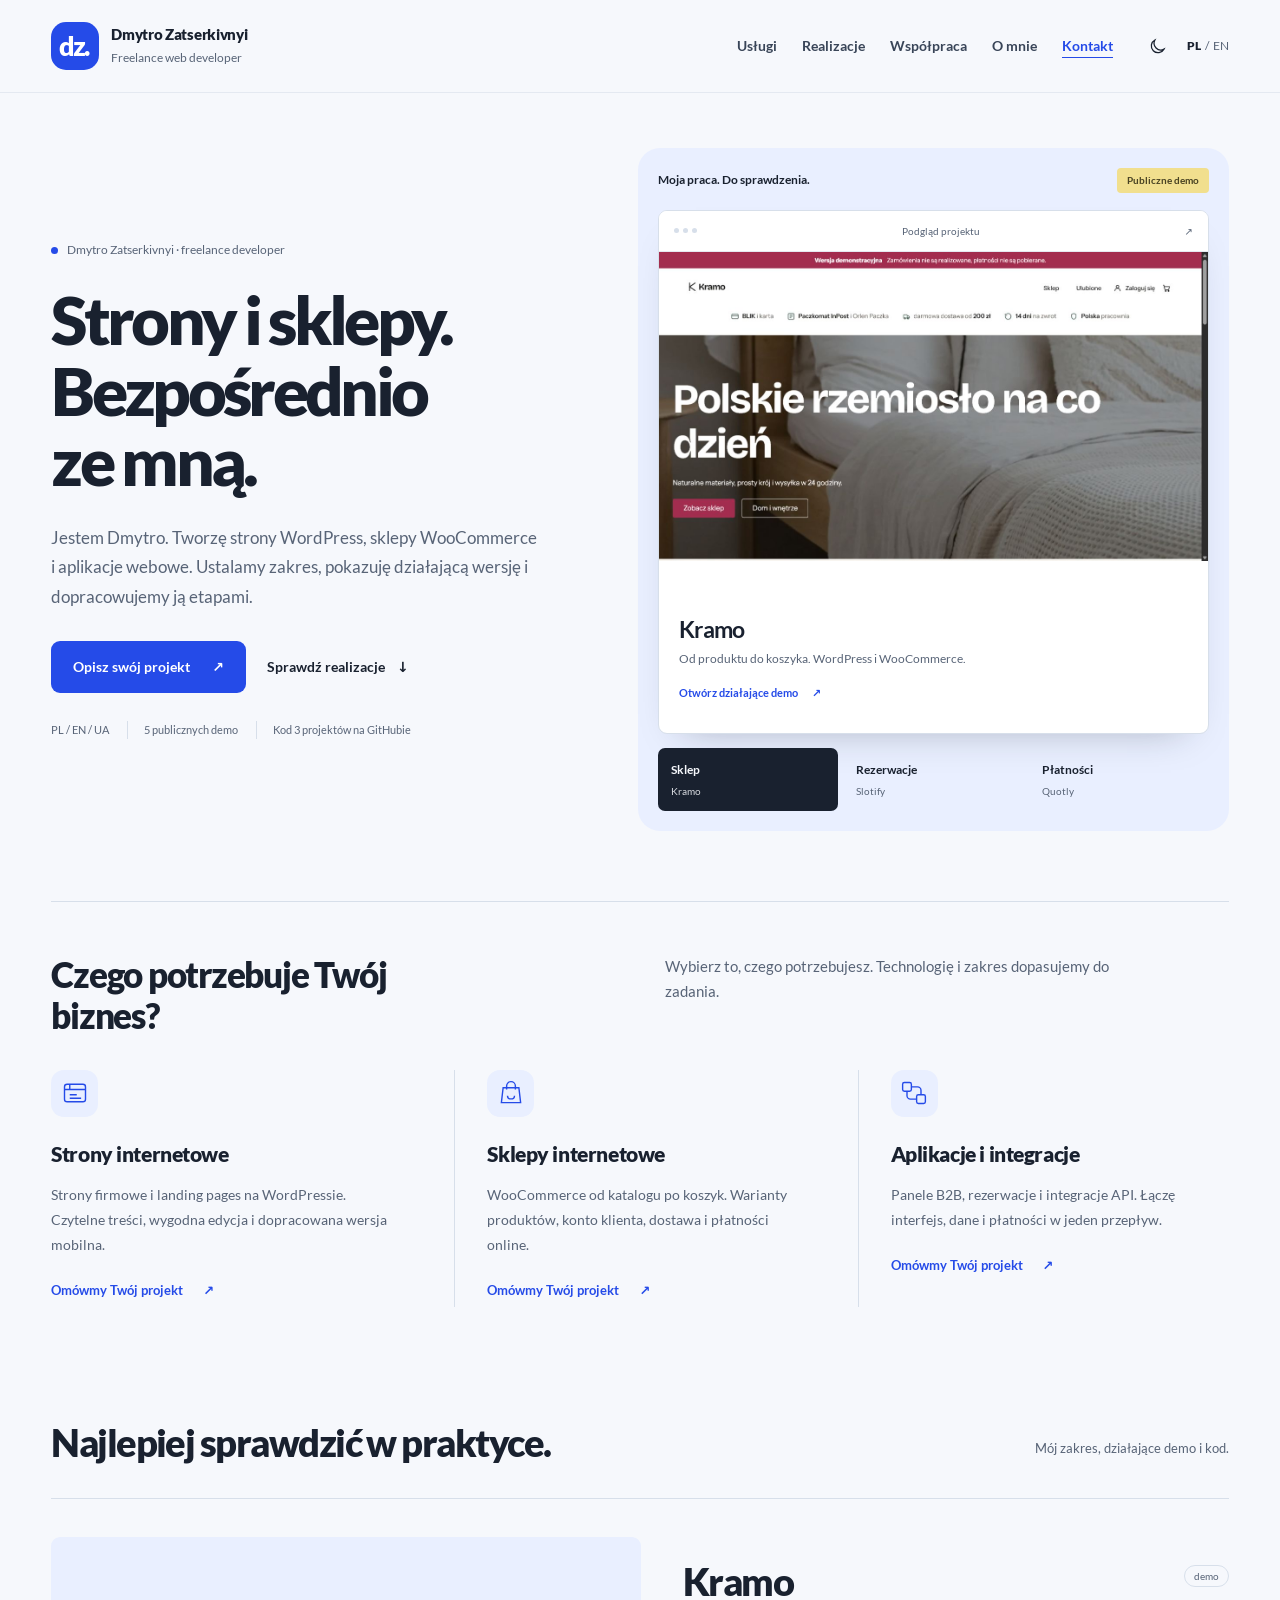
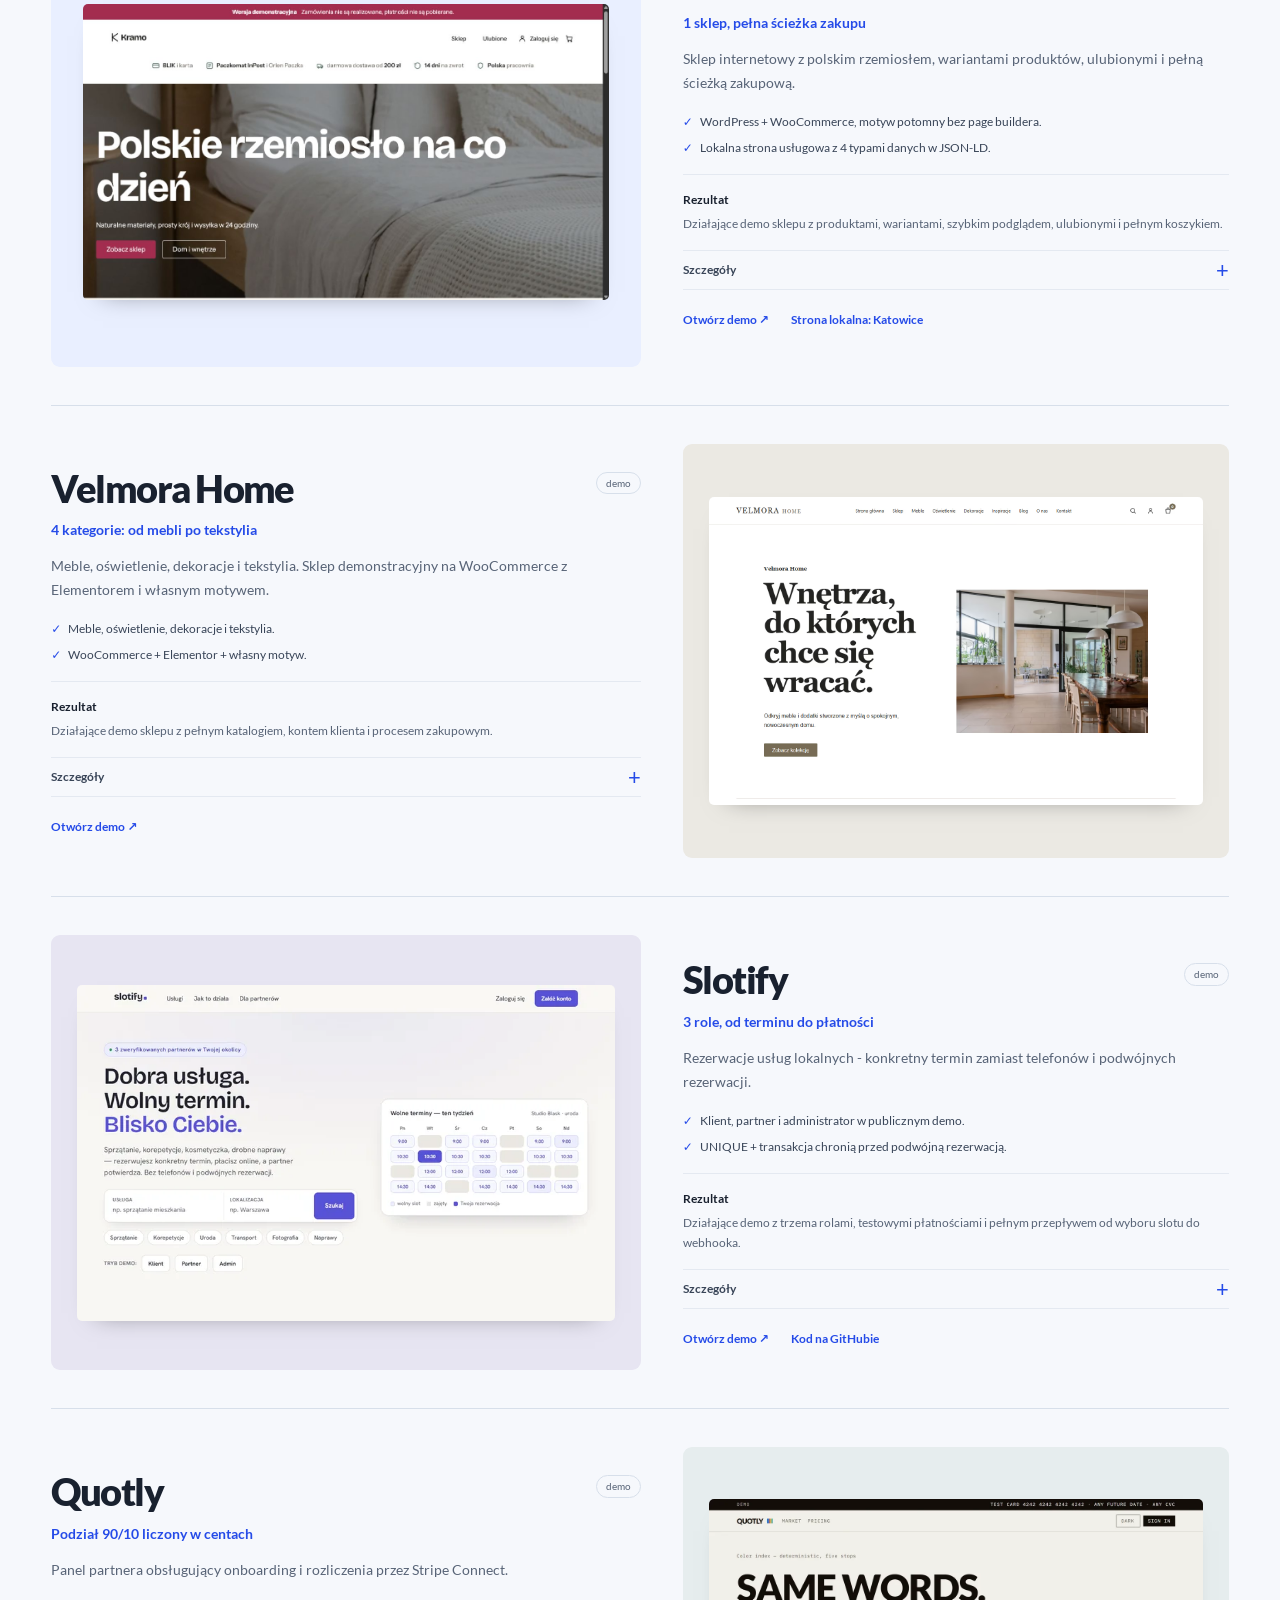
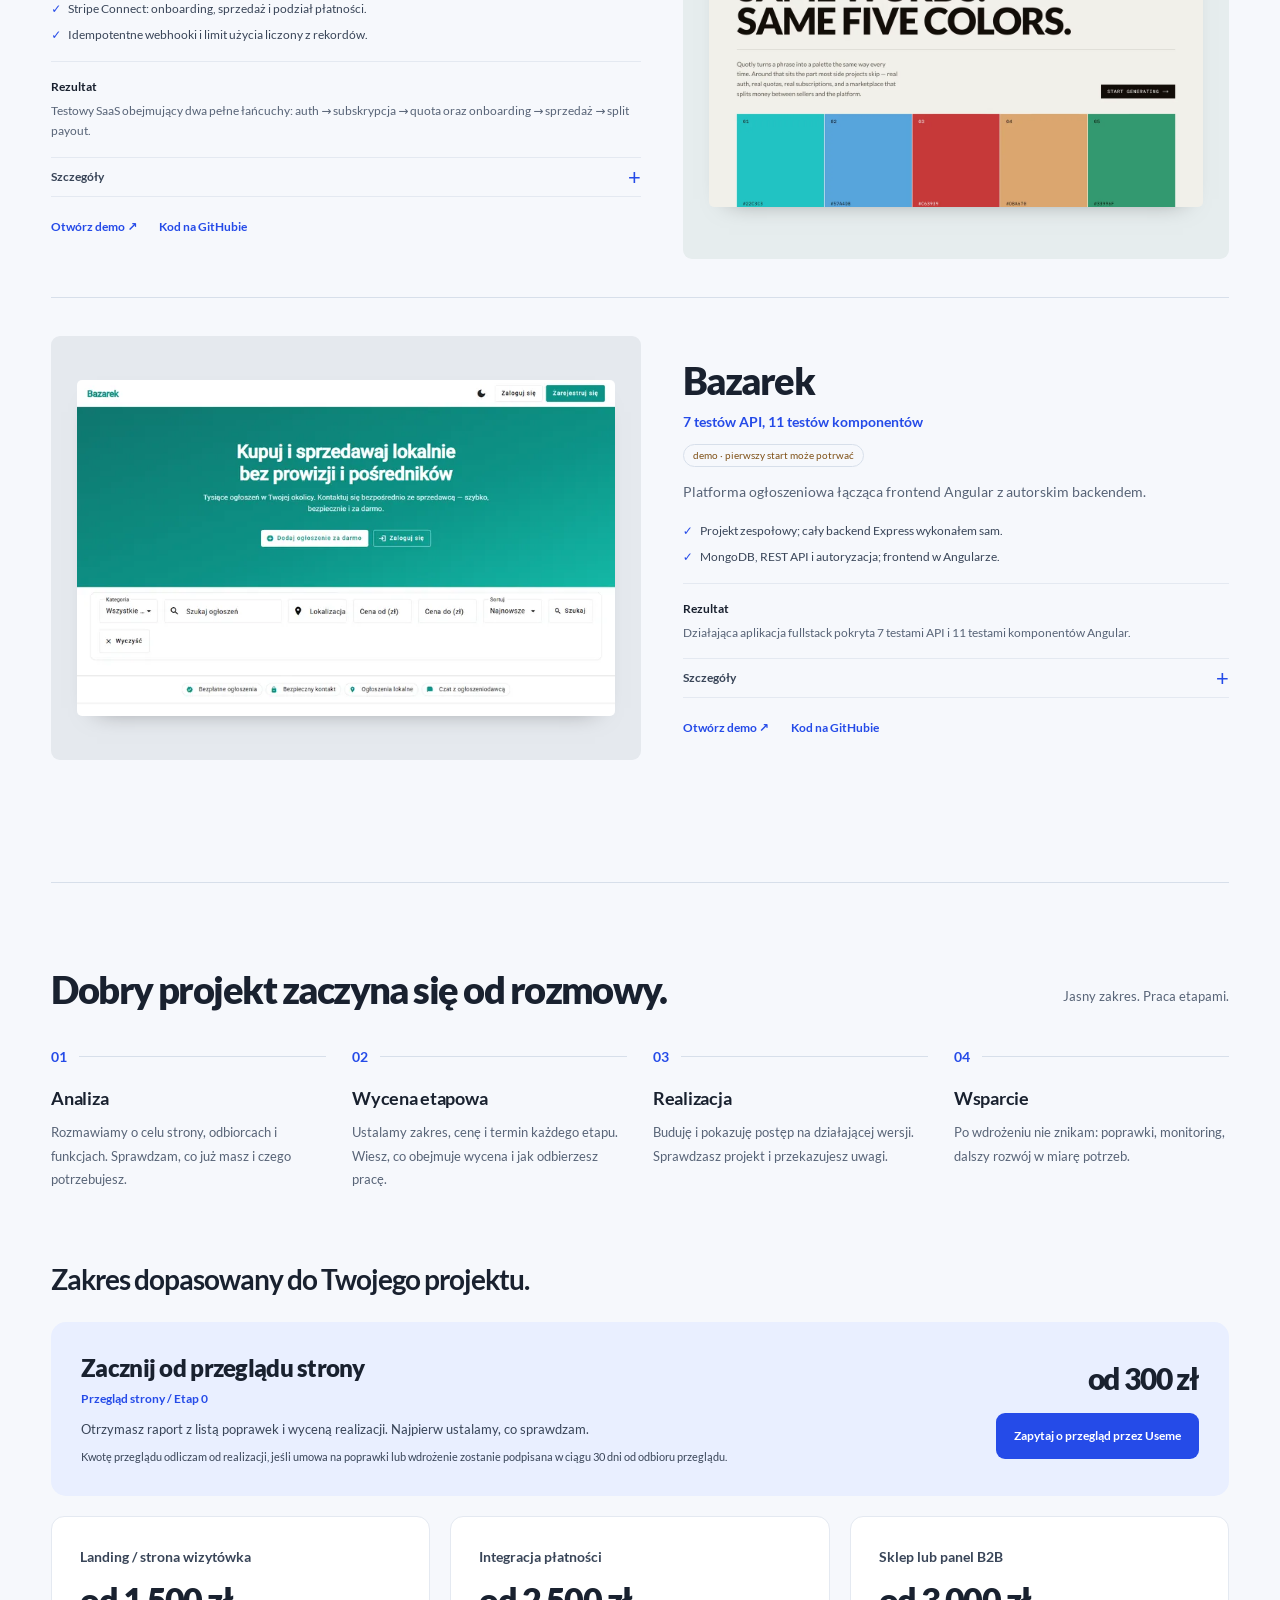
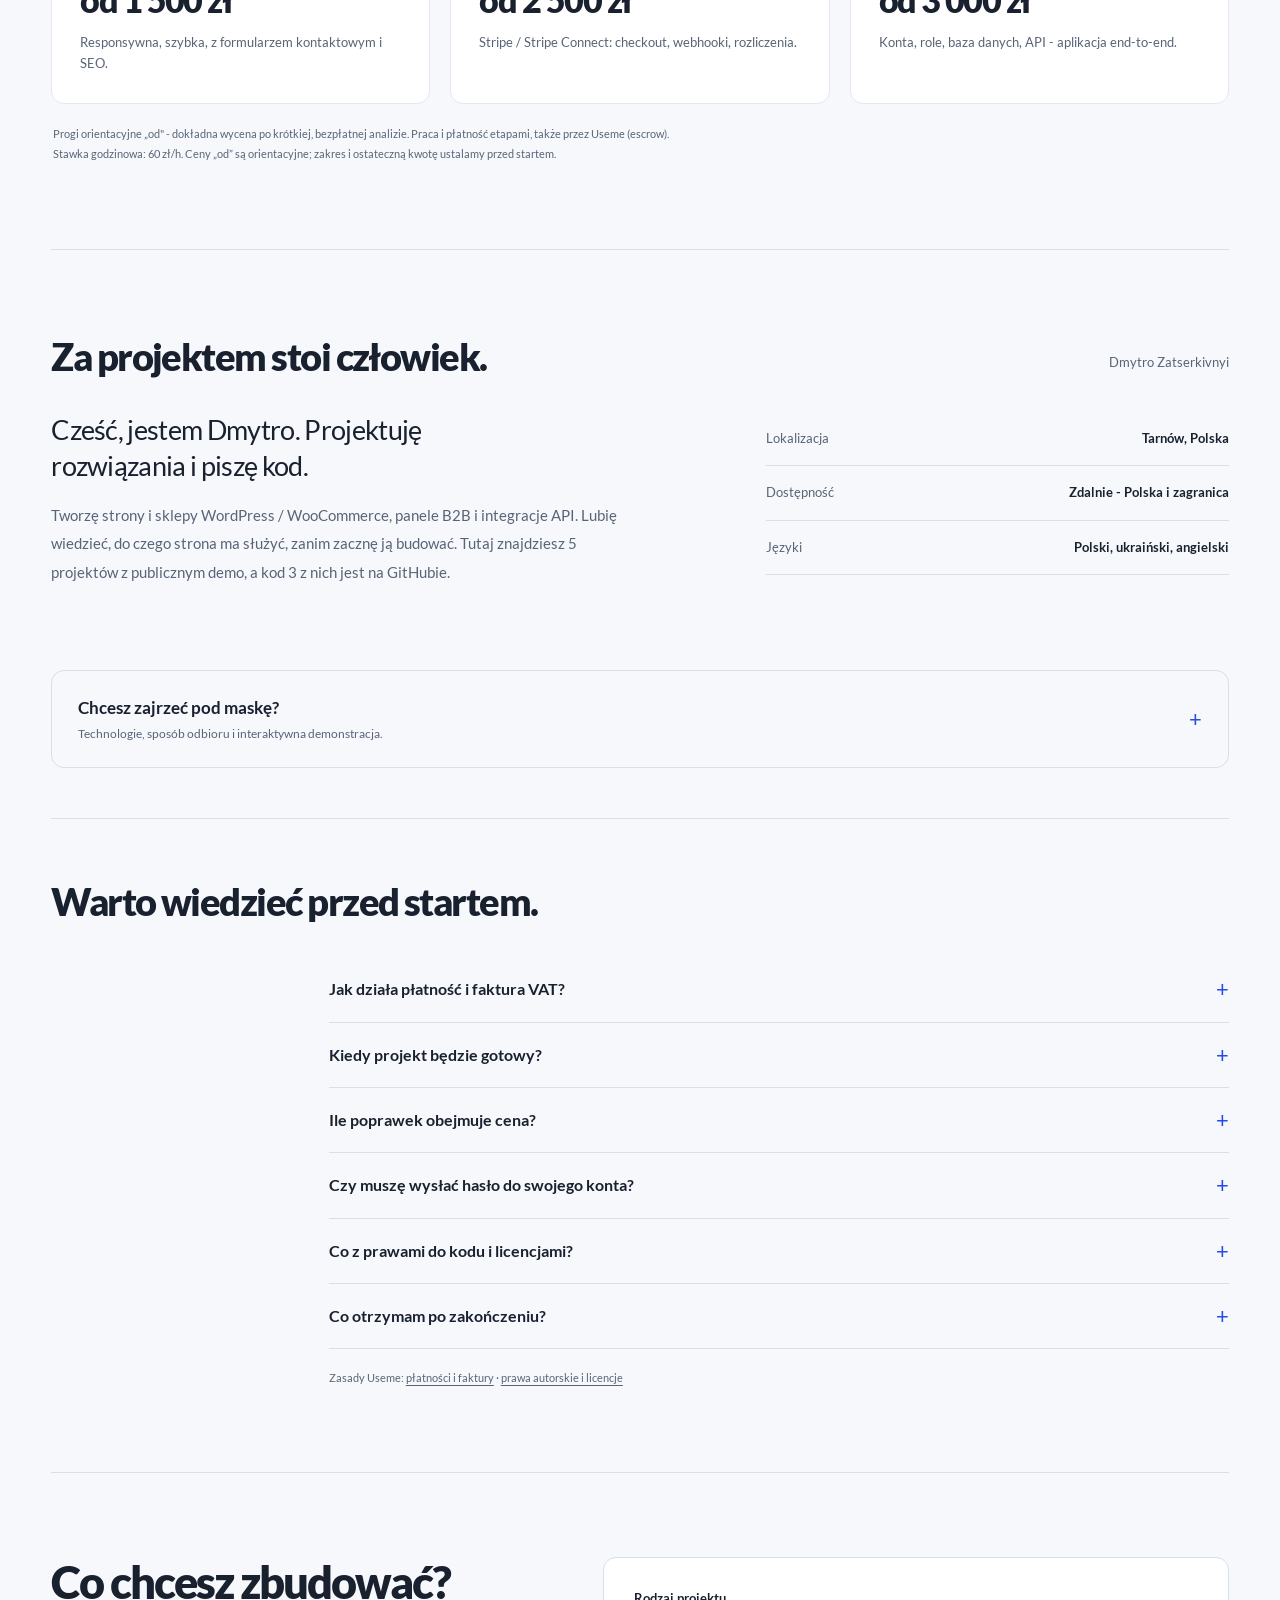
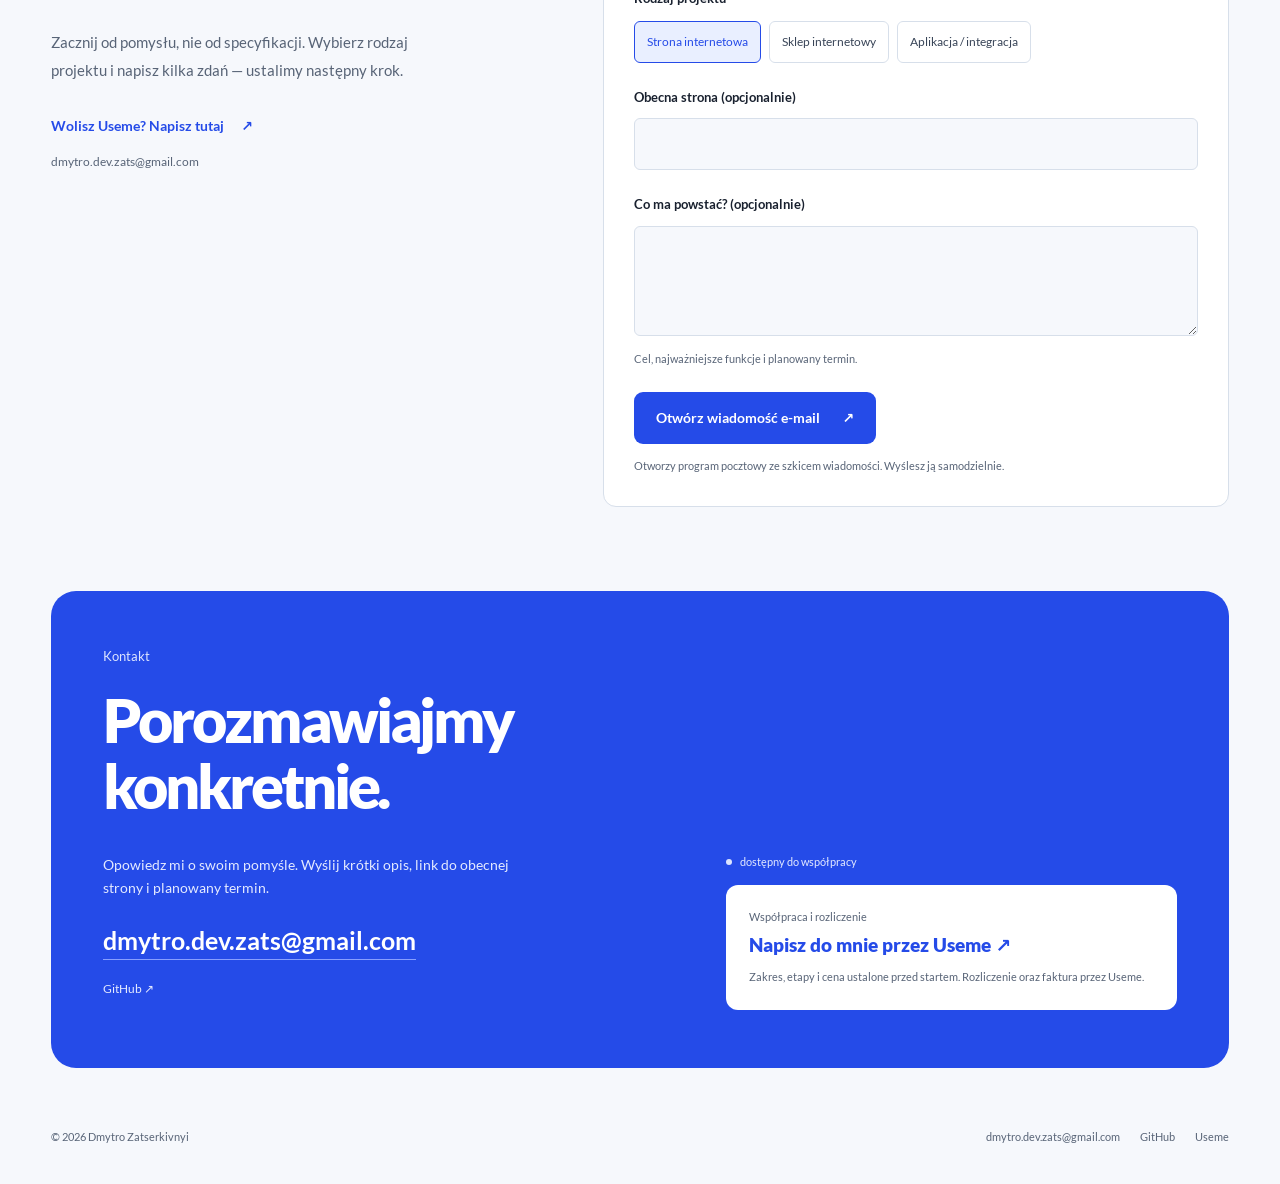
<file: index.html>
<!DOCTYPE html>
<html lang="pl" data-lang="pl">
<head>
<meta charset="UTF-8">
<script src="/theme-init.js"></script>
<meta name="viewport" content="width=device-width, initial-scale=1.0">
<meta name="theme-color" content="#f6f8fc">
<title data-i18n="seo.title">WordPress, WooCommerce i panele B2B | Dmytro Zatserkivnyi</title>
<meta name="description" data-i18n-content="seo.description" content="Strony WordPress, sklepy WooCommerce i Elementor, panele B2B oraz integracje API. Zobacz 5 projektów i demo. 60 zł/h. Współpraca przez Useme.">
<meta name="robots" content="index, follow, max-image-preview:large">
<meta property="og:type" content="website">
<meta property="og:title" data-i18n-content="seo.title" content="WordPress, WooCommerce i panele B2B | Dmytro Zatserkivnyi">
<meta property="og:locale" content="pl_PL">
<meta property="og:locale:alternate" content="en_GB">
<meta property="og:description" data-i18n-content="seo.description" content="Strony WordPress, sklepy WooCommerce i Elementor, panele B2B oraz integracje API. Zobacz 5 projektów i demo. 60 zł/h. Współpraca przez Useme.">
<meta property="og:url" content="https://dmytro-dev.pl/">
<meta property="og:image" content="https://dmytro-dev.pl/og-image.png">
<meta property="og:image:width" content="1200">
<meta property="og:image:height" content="630">
<meta property="og:image:alt" content="Dmytro Zatserkivnyi · WordPress · WooCommerce · B2B · API">
<meta name="twitter:card" content="summary_large_image">
<meta name="twitter:title" data-i18n-content="seo.title" content="WordPress, WooCommerce i panele B2B | Dmytro Zatserkivnyi">
<meta name="twitter:description" data-i18n-content="seo.description" content="Strony WordPress, sklepy WooCommerce i Elementor, panele B2B oraz integracje API. Zobacz 5 projektów i demo. 60 zł/h. Współpraca przez Useme.">
<meta name="twitter:image" content="https://dmytro-dev.pl/og-image.png">
<meta name="twitter:image:alt" content="Dmytro Zatserkivnyi · WordPress · WooCommerce · B2B · API">
<link rel="canonical" href="https://dmytro-dev.pl/">






<link rel="alternate" hreflang="pl" href="https://dmytro-dev.pl/">
<link rel="alternate" hreflang="en" href="https://dmytro-dev.pl/en/">
<link rel="alternate" hreflang="x-default" href="https://dmytro-dev.pl/">
<link rel="sitemap" type="application/xml" href="/sitemap.xml">
<link rel="icon" type="image/svg+xml" href="/favicon.svg">
<link rel="preload" href="/assets/fonts/lato-400-latin.woff2" as="font" type="font/woff2" crossorigin>
<link rel="preload" href="/assets/fonts/lato-900-latin.woff2" as="font" type="font/woff2" crossorigin>
<link rel="stylesheet" href="/assets/fonts/fonts.css">
<link rel="stylesheet" href="/styles.css?v=20261109-motion">
<link rel="stylesheet" href="/portfolio-ui.css?v=20261109-2">
<script type="application/ld+json">
{
  "@context": "https://schema.org",
  "@graph": [
    {
      "@type": "Person",
      "@id": "https://dmytro-dev.pl/#person",
      "name": "Dmytro Zatserkivnyi",
      "jobTitle": "Full-stack developer",
      "url": "https://dmytro-dev.pl/",
      "email": "mailto:dmytro.dev.zats@gmail.com",
      "knowsLanguage": [
        "pl",
        "en",
        "uk"
      ],
      "sameAs": [
        "https://github.com/DmRzAt",
        "https://useme.com/pl/roles/contractor/dmytro-zatserkivnyi,629682/"
      ],
      "knowsAbout": [
        "WordPress",
        "WooCommerce",
        "Elementor",
        "ASP.NET Core Razor Pages",
        "Python",
        "Next.js",
        "Stripe Connect"
      ]
    },
    {
      "@type": "ProfessionalService",
      "@id": "https://dmytro-dev.pl/#service",
      "name": "Dmytro Zatserkivnyi",
      "url": "https://dmytro-dev.pl/",
      "description": "Strony WordPress, sklepy WooCommerce i Elementor, panele B2B oraz integracje API. Zobacz 5 projektów i demo. 60 zł/h. Współpraca przez Useme.",
      "image": "https://dmytro-dev.pl/og-image.png",
      "email": "dmytro.dev.zats@gmail.com",
      "address": {
        "@type": "PostalAddress",
        "addressLocality": "Tarnów",
        "addressCountry": "PL"
      },
      "founder": {
        "@id": "https://dmytro-dev.pl/#person"
      },
      "priceRange": "60 PLN/h",
      "contactPoint": {
        "@type": "ContactPoint",
        "email": "dmytro.dev.zats@gmail.com",
        "availableLanguage": [
          "pl",
          "en",
          "uk"
        ]
      }
    },
    {
      "@type": "WebPage",
      "@id": "https://dmytro-dev.pl/#webpage",
      "url": "https://dmytro-dev.pl/",
      "name": "WordPress, WooCommerce i panele B2B | Dmytro Zatserkivnyi",
      "description": "Strony WordPress, sklepy WooCommerce i Elementor, panele B2B oraz integracje API. Zobacz 5 projektów i demo. 60 zł/h. Współpraca przez Useme.",
      "inLanguage": "pl",
      "about": {
        "@id": "https://dmytro-dev.pl/#person"
      },
      "mainEntity": {
        "@id": "https://dmytro-dev.pl/#service"
      }
    }
  ]
}
</script>
</head>
<body>

<div class="scroll-progress" id="scrollProgress" aria-hidden="true"></div>

<a href="#main" class="skip-link" data-i18n="ui.skip">Przejdź do treści</a>

<div class="sheet">

  <!-- MASTHEAD -->
  <header class="masthead">
    <a class="mast-brand" href="#home"><span class="brand-mark" aria-hidden="true">dz.</span><span><span class="mast-name">Dmytro Zatserkivnyi</span><span class="mast-sub" data-i18n="mast.sub">Freelance web developer</span></span></a>
    <div class="mast-right">
      <button class="nav-toggle" id="navToggle" type="button" aria-expanded="false" aria-controls="navLinks">
        <span class="sr-only" data-i18n="nav.menu">Menu</span>
        <span class="nav-toggle-icon" aria-hidden="true"><span></span><span></span></span>
      </button>
      <nav class="nav-links" id="navLinks" aria-label="Główna nawigacja" data-i18n-aria-label="nav.label">
        <a href="#services" class="u-link" data-i18n="nav.services">Usługi</a>
        <a href="#projects" class="u-link" data-i18n="nav.projects">Realizacje</a>
        <a href="#process" class="u-link" data-i18n="nav.process">Współpraca</a>
        <a href="#about" class="u-link" data-i18n="nav.about">O mnie</a>
        <a href="#contact" class="u-link" data-i18n="nav.contact">Kontakt</a>
      </nav>
      <div class="nav-actions">
        <button class="theme-toggle" id="themeToggle" type="button" aria-label="Włącz ciemny motyw" title="Włącz ciemny motyw">
          <span class="sr-only" id="themeToggleLabel">Włącz ciemny motyw</span>
          <svg class="theme-icon theme-icon-sun" viewBox="0 0 24 24" aria-hidden="true">
            <circle cx="12" cy="12" r="3.5"></circle>
            <path d="M12 2v2M12 20v2M4.93 4.93l1.42 1.42M17.66 17.66l1.41 1.41M2 12h2M20 12h2M4.93 19.07l1.42-1.42M17.66 6.34l1.41-1.41"></path>
          </svg>
          <svg class="theme-icon theme-icon-moon" viewBox="0 0 24 24" aria-hidden="true">
            <path d="M20.2 15.3A8.5 8.5 0 0 1 8.7 3.8 8.5 8.5 0 1 0 20.2 15.3Z"></path>
          </svg>
        </button>
        <a class="lang-toggle" id="langToggle" href="/en/" aria-label="Switch to English" hreflang="en"><span class="lang-opt active" data-opt="pl">PL</span>/<span class="lang-opt" data-opt="en">EN</span></a>
      </div>
    </div>
  </header>

  <main id="main">
    <section class="hero" id="home">
      <div class="hero-copy">
        <p class="hero-kicker"><span class="availability-dot" aria-hidden="true"></span><span data-i18n="hero.kicker">Dmytro Zatserkivnyi · freelance developer</span></p>
        <h1 class="hero-title" data-i18n-html="hero.title"><span>Strony i sklepy.</span> <span>Bezpośrednio</span> <span>ze mną.</span></h1>
        <p class="hero-description" data-i18n="hero.sub">Jestem Dmytro. Tworzę strony WordPress, sklepy WooCommerce i aplikacje webowe. Ustalamy zakres, pokazuję działającą wersję i dopracowujemy ją etapami.</p>
        <div class="cta-row"><a class="btn btn-primary" href="#brief"><span data-i18n="hero.cta2">Opisz swój projekt</span><span aria-hidden="true">↗</span></a><a class="text-link" href="#projects"><span data-i18n="hero.cta1">Sprawdź realizacje</span><span aria-hidden="true">↓</span></a></div>
        <ul class="hero-proof"><li data-i18n="hero.proof1">PL / EN / UA</li><li data-i18n="hero.proof2">5 publicznych demo</li><li data-i18n="hero.proof3">Kod 3 projektów na GitHubie</li></ul>
      </div>
      <div class="hero-showcase" data-showcase>
        <div class="showcase-heading"><span data-i18n="showcase.label">Moja praca. Do sprawdzenia.</span><span class="showcase-mode" data-i18n="showcase.mode">Publiczne demo</span></div>
        <div class="showcase-browser"><div class="showcase-browserbar" aria-hidden="true"><span><i></i><i></i><i></i></span><span><span data-i18n="showcase.browser">Podgląd projektu</span></span><span>↗</span></div>
          <div class="showcase-screen">
            <figure class="showcase-panel" id="showcase-kramo" data-showcase-panel="kramo" data-name="Kramo"><a class="showcase-image" href="https://p01--kramo-wp--bpk4d66g4n48.code.run/" target="_blank" rel="noopener" aria-label="Kramo — demo"><img src="/assets/kramo.jpg" width="1265" height="712" alt="Kramo — WooCommerce" fetchpriority="high" decoding="async"></a><figcaption><div><strong>Kramo</strong><p data-i18n="showcase.kramo">Od produktu do koszyka. WordPress i WooCommerce.</p></div><a href="https://p01--kramo-wp--bpk4d66g4n48.code.run/" target="_blank" rel="noopener" class="showcase-demo"><span data-i18n="showcase.open">Otwórz działające demo</span><span aria-hidden="true">↗</span></a></figcaption></figure>
            <figure class="showcase-panel" id="showcase-slotify" data-showcase-panel="slotify" data-name="Slotify" hidden><a class="showcase-image" href="https://slotify-rho.vercel.app" target="_blank" rel="noopener" aria-label="Slotify — demo"><img src="/assets/slotify.webp" width="1280" height="800" alt="Slotify — rezerwacje / bookings" decoding="async"></a><figcaption><div><strong>Slotify</strong><p data-i18n="showcase.slotify">Trzy role do sprawdzenia bez zakładania konta.</p></div><a href="https://slotify-rho.vercel.app" target="_blank" rel="noopener" class="showcase-demo"><span data-i18n="showcase.open">Otwórz działające demo</span><span aria-hidden="true">↗</span></a></figcaption></figure>
            <figure class="showcase-panel" id="showcase-quotly" data-showcase-panel="quotly" data-name="Quotly" hidden><a class="showcase-image" href="https://quotly-flax.vercel.app" target="_blank" rel="noopener" aria-label="Quotly — demo"><img src="/assets/quotly.webp" width="1280" height="800" alt="Quotly — Stripe Connect" decoding="async"></a><figcaption><div><strong>Quotly</strong><p data-i18n="showcase.quotly">Onboarding i rozliczenia Stripe Connect w trybie testowym.</p></div><a href="https://quotly-flax.vercel.app" target="_blank" rel="noopener" class="showcase-demo"><span data-i18n="showcase.open">Otwórz działające demo</span><span aria-hidden="true">↗</span></a></figcaption></figure>
          </div>
        </div>
        <div class="showcase-choices" role="group" aria-label="Wybierz rodzaj projektu" data-i18n-aria-label="showcase.choose" hidden><button type="button" data-showcase-select="kramo" aria-pressed="true" aria-controls="showcase-kramo"><span data-i18n="showcase.store">Sklep</span><small>Kramo</small></button><button type="button" data-showcase-select="slotify" aria-pressed="false" aria-controls="showcase-slotify"><span data-i18n="showcase.booking">Rezerwacje</span><small>Slotify</small></button><button type="button" data-showcase-select="quotly" aria-pressed="false" aria-controls="showcase-quotly"><span data-i18n="showcase.payments">Płatności</span><small>Quotly</small></button></div>
        <span class="sr-only" role="status" data-showcase-status></span>
      </div>
    </section>
    <section class="services" id="services">
      <div class="services-heading"><h2 data-i18n="services.title">Czego potrzebuje Twój biznes?</h2><p data-i18n="services.copy">Wybierz to, czego potrzebujesz. Technologię i zakres dopasujemy do zadania.</p></div>
      <div class="service-list">
        <article class="service-item"><span class="service-icon" aria-hidden="true"><svg viewBox="0 0 32 32" fill="none" stroke="currentColor" stroke-width="1.6"><rect x="4" y="6" width="24" height="20" rx="3"/><path d="M4 12h24M10 6v6M10 18h8m-8 4h13"/></svg></span><h3 data-i18n="services.web.title">Strony internetowe</h3><p data-i18n="services.web.copy">Strony firmowe i landing pages na WordPressie. Czytelne treści, wygodna edycja i dopracowana wersja mobilna.</p><a href="#brief"><span data-i18n="services.link">Omówmy Twój projekt</span><span aria-hidden="true">↗</span></a></article>
        <article class="service-item"><span class="service-icon" aria-hidden="true"><svg viewBox="0 0 32 32" fill="none" stroke="currentColor" stroke-width="1.6"><path d="m7 10-2 17h22l-2-17H7Z"/><path d="M11 12V8a5 5 0 0 1 10 0v4M12 19c0 5 8 5 8 0"/></svg></span><h3 data-i18n="services.shop.title">Sklepy internetowe</h3><p data-i18n="services.shop.copy">WooCommerce od katalogu po koszyk. Warianty produktów, konto klienta, dostawa i płatności online.</p><a href="#brief"><span data-i18n="services.link">Omówmy Twój projekt</span><span aria-hidden="true">↗</span></a></article>
        <article class="service-item"><span class="service-icon" aria-hidden="true"><svg viewBox="0 0 32 32" fill="none" stroke="currentColor" stroke-width="1.6"><rect x="3" y="4" width="10" height="10" rx="2"/><rect x="19" y="18" width="10" height="10" rx="2"/><path d="M13 9h7a4 4 0 0 1 4 4v5M19 23h-7a4 4 0 0 1-4-4v-5"/></svg></span><h3 data-i18n="services.app.title">Aplikacje i integracje</h3><p data-i18n="services.app.copy">Panele B2B, rezerwacje i integracje API. Łączę interfejs, dane i płatności w jeden przepływ.</p><a href="#brief"><span data-i18n="services.link">Omówmy Twój projekt</span><span aria-hidden="true">↗</span></a></article>
      </div>
    </section>


    <!-- REALIZACJE — publiczne demo i własny zakres pracy -->
    <section id="projects">
      <div class="fig-head reveal">
        <h2 class="fig-label" data-i18n="projects.title">Najlepiej sprawdzić w praktyce.</h2>
        <span class="fig-rule"></span>
        <span class="fig-sub" data-i18n="projects.eyebrow">Mój zakres, działające demo i kod.</span>
      </div>
      <div class="projects-grid" id="projectsGrid">
<article class="project-card reveal" data-project-id="kramo">
          <a class="project-media" href="https://p01--kramo-wp--bpk4d66g4n48.code.run/" target="_blank" rel="noopener" aria-label="Otwórz demo Kramo">
            <img src="/assets/kramo.jpg" alt="Kramo - strona główna sklepu z polskim rzemiosłem" width="1265" height="712" fetchpriority="high" decoding="async" data-project-image>
          </a>
          <div class="project-content">
            <header class="project-summary">
              <h3 class="case-name" data-project-name>Kramo</h3><p class="case-headline" data-project-headline>1 sklep, pełna ścieżka zakupu</p>
              <span class="case-status" data-project-status>demo</span>
              <p class="case-summary-copy" data-project-summary>Sklep internetowy z polskim rzemiosłem, wariantami produktów, ulubionymi i pełną ścieżką zakupową.</p>

            </header><ul class="case-proof"><li data-project-fact>WordPress + WooCommerce, motyw potomny bez page buildera.</li><li data-project-fact>Lokalna strona usługowa z 4 typami danych w JSON-LD.</li></ul>
            <dl class="case-outcome"><div class="case-fact"><dt data-i18n="case.result">Rezultat</dt><dd data-case-value="result">Działające demo sklepu z produktami, wariantami, szybkim podglądem, ulubionymi i pełnym koszykiem.</dd></div></dl><details class="case-details"><summary data-i18n="case.details">Szczegóły</summary><span class="case-stack" data-project-stack>WordPress · WooCommerce · Child theme</span><dl class="case-grid">
              <div class="case-fact"><dt data-i18n="case.problem">Problem</dt><dd data-case-value="problem">Zbudować czytelny sklep dla produktów rzemieślniczych i uprościć wybór wariantów oraz zakup.</dd></div>
              <div class="case-fact"><dt data-i18n="case.scope">Zakres</dt><dd data-case-value="scope">Katalog, warianty, ulubione, konto, koszyk, płatności, dostawa i zwroty. Lokalna strona usługowa dla Katowic z JSON-LD @graph: LocalBusiness, FAQPage, BreadcrumbList i City.</dd></div>
              <div class="case-fact"><dt data-i18n="case.architecture">Architektura</dt><dd data-case-value="architecture">WordPress i WooCommerce na motywie potomnym, bez page buildera. Własna obsługa katalogu, ulubionych i koszyka.</dd></div>
              <div class="case-fact"><dt data-i18n="case.challenge">Najtrudniejsze</dt><dd data-case-value="challenge">Połączyć rozbudowany e-commerce ze spokojną prezentacją marki i czytelną nawigacją po ofercie.</dd></div>

            </dl></details>
            <div class="case-links"><a class="u-link" href="https://p01--kramo-wp--bpk4d66g4n48.code.run/" target="_blank" rel="noopener" data-i18n="links.demo">Otwórz demo</a><a class="u-link" href="https://p01--kramo-wp--bpk4d66g4n48.code.run/mycie-kostki-brukowej-katowice/" target="_blank" rel="noopener" data-i18n="links.local">Strona lokalna: Katowice</a></div>
          </div>
        </article>

<article class="project-card reveal" data-project-id="velmora-home">
          <a class="project-media" href="https://velmorahome.infinityfree.io/?i=1" target="_blank" rel="noopener" aria-label="Otwórz demo Velmora Home">
              <picture>
                <source srcset="/assets/velmora-home.avif" type="image/avif">
                <source srcset="/assets/velmora-home.webp" type="image/webp">
                <img src="/assets/velmora-home.png" alt="Velmora Home - strona główna sklepu z meblami i dekoracjami" width="1440" height="900" loading="lazy" decoding="async" data-project-image>
              </picture>
          </a>
          <div class="project-content">
            <header class="project-summary">
              <h3 class="case-name" data-project-name>Velmora Home</h3><p class="case-headline" data-project-headline>4 kategorie: od mebli po tekstylia</p>
              <span class="case-status" data-project-status>demo</span>
              <p class="case-summary-copy" data-project-summary>Meble, oświetlenie, dekoracje i tekstylia. Sklep demonstracyjny na WooCommerce z Elementorem i własnym motywem.</p>

            </header><ul class="case-proof"><li data-project-fact>Meble, oświetlenie, dekoracje i tekstylia.</li><li data-project-fact>WooCommerce + Elementor + własny motyw.</li></ul>
              <dl class="case-outcome"><div class="case-fact"><dt data-i18n="case.result">Rezultat</dt><dd data-case-value="result">Działające demo sklepu z pełnym katalogiem, kontem klienta i procesem zakupowym.</dd></div></dl><details class="case-details"><summary data-i18n="case.details">Szczegóły</summary><span class="case-stack" data-project-stack>WordPress · WooCommerce · Elementor</span><dl class="case-grid">
                <div class="case-fact"><dt data-i18n="case.problem">Problem</dt><dd data-case-value="problem">Połączyć szeroki katalog wnętrzarski z inspiracjami i prostą ścieżką zakupową.</dd></div>
                <div class="case-fact"><dt data-i18n="case.scope">Zakres</dt><dd data-case-value="scope">Kategorie i warianty produktów, konto klienta, koszyk, promocje oraz treści inspiracyjne.</dd></div>
                <div class="case-fact"><dt data-i18n="case.architecture">Architektura</dt><dd data-case-value="architecture">WordPress, WooCommerce i Elementor uzupełnione dedykowanym motywem Velmora.</dd></div>
                <div class="case-fact"><dt data-i18n="case.challenge">Najtrudniejsze</dt><dd data-case-value="challenge">Spójna prezentacja wielu kategorii, wariantów, promocji i treści redakcyjnych w jednym sklepie.</dd></div>

              </dl></details>
              <div class="case-links"><a class="u-link" href="https://velmorahome.infinityfree.io/?i=1" target="_blank" rel="noopener" data-i18n="links.demo">Otwórz demo</a></div>
          </div>
        </article>

<article class="project-card reveal" data-project-id="slotify">
          <a class="project-media" href="https://slotify-rho.vercel.app" target="_blank" rel="noopener" aria-label="Otwórz demo Slotify">
            <img src="/assets/slotify.webp" alt="Slotify - strona główna z kalendarzem wolnych terminów" width="1280" height="800" loading="lazy" decoding="async" data-project-image>
          </a>
          <div class="project-content">
            <header class="project-summary">
              <h3 class="case-name" data-project-name>Slotify</h3><p class="case-headline" data-project-headline>3 role, od terminu do płatności</p>
              <span class="case-status" data-project-status>demo</span>
              <p class="case-summary-copy" data-project-summary>Rezerwacje usług lokalnych - konkretny termin zamiast telefonów i podwójnych rezerwacji.</p>

            </header><ul class="case-proof"><li data-project-fact>Klient, partner i administrator w publicznym demo.</li><li data-project-fact>UNIQUE + transakcja chronią przed podwójną rezerwacją.</li></ul>
            <dl class="case-outcome"><div class="case-fact"><dt data-i18n="case.result">Rezultat</dt><dd data-case-value="result">Działające demo z trzema rolami, testowymi płatnościami i pełnym przepływem od wyboru slotu do webhooka.</dd></div></dl><details class="case-details"><summary data-i18n="case.details">Szczegóły</summary><span class="case-stack" data-project-stack>Next.js · Prisma · Stripe</span><dl class="case-grid">
              <div class="case-fact"><dt data-i18n="case.problem">Problem</dt><dd data-case-value="problem">Telefoniczne rezerwacje i równoległe próby zajęcia tego samego terminu prowadzą do double-bookingu.</dd></div>
              <div class="case-fact"><dt data-i18n="case.scope">Zakres</dt><dd data-case-value="scope">Pełny przepływ marketplace: klient, partner i administrator; rezerwacje, płatności, onboarding oraz import danych.</dd></div>
              <div class="case-fact"><dt data-i18n="case.architecture">Architektura</dt><dd data-case-value="architecture">Next.js, PostgreSQL/Neon, Prisma i Stripe Connect Express; autoryzacja sprawdzana ponownie w route handlerach.</dd></div>
              <div class="case-fact"><dt data-i18n="case.challenge">Najtrudniejsze</dt><dd data-case-value="challenge">Warunkowy UPDATE w transakcji i UNIQUE na Booking.slotId blokują równoległe zajęcie jednego terminu.</dd></div>

            </dl></details>
            <div class="case-links">
              <a class="u-link" href="https://slotify-rho.vercel.app" target="_blank" rel="noopener" data-i18n="links.demo">Otwórz demo</a>
              <a class="u-link" href="https://github.com/DmRzAt/Slotify" target="_blank" rel="noopener" data-i18n="links.github">Kod na GitHubie</a>
            </div>
          </div>
        </article>

<article class="project-card reveal" data-project-id="quotly">
          <a class="project-media" href="https://quotly-flax.vercel.app" target="_blank" rel="noopener" aria-label="Otwórz demo Quotly"><img src="/assets/quotly.webp" alt="Quotly - landing z generatorem palet i płatnościami Stripe" width="1280" height="800" loading="lazy" decoding="async" data-project-image></a>
          <div class="project-content">
            <header class="project-summary">
              <h3 class="case-name" data-project-name>Quotly</h3><p class="case-headline" data-project-headline>Podział 90/10 liczony w centach</p>
              <span class="case-status" data-project-status>demo</span>
              <p class="case-summary-copy" data-project-summary>Panel partnera obsługujący onboarding i rozliczenia przez Stripe Connect.</p>

            </header><ul class="case-proof"><li data-project-fact>Stripe Connect: onboarding, sprzedaż i podział płatności.</li><li data-project-fact>Idempotentne webhooki i limit użycia liczony z rekordów.</li></ul>
              <dl class="case-outcome"><div class="case-fact"><dt data-i18n="case.result">Rezultat</dt><dd data-case-value="result">Testowy SaaS obejmujący dwa pełne łańcuchy: auth → subskrypcja → quota oraz onboarding → sprzedaż → split payout.</dd></div></dl><details class="case-details"><summary data-i18n="case.details">Szczegóły</summary><span class="case-stack" data-project-stack>Next.js · Node.js · Stripe Connect</span><dl class="case-grid">
                <div class="case-fact"><dt data-i18n="case.problem">Problem</dt><dd data-case-value="problem">Powiązać dostęp do funkcji SaaS z miesięcznym limitem oraz wypłatami dla sprzedawców.</dd></div>
                <div class="case-fact"><dt data-i18n="case.scope">Zakres</dt><dd data-case-value="scope">Subskrypcje, quota, Stripe Connect Express, marketplace oraz testowe przepływy buyer/seller.</dd></div>
                <div class="case-fact"><dt data-i18n="case.architecture">Architektura</dt><dd data-case-value="architecture">Next.js, Supabase Postgres/Auth, Prisma, Stripe Checkout, Connect i webhooki.</dd></div>
                <div class="case-fact"><dt data-i18n="case.challenge">Najtrudniejsze</dt><dd data-case-value="challenge">Quota liczona z rekordów, idempotentne webhooki i rozdział 90/10 liczony po stronie serwera w centach.</dd></div>

              </dl></details>
              <div class="case-links">
                <a class="u-link" href="https://quotly-flax.vercel.app" target="_blank" rel="noopener" data-i18n="links.demo">Otwórz demo</a>
                <a class="u-link" href="https://github.com/DmRzAt/quotly" target="_blank" rel="noopener" data-i18n="links.github">Kod na GitHubie</a>
              </div>
          </div>
        </article>

<article class="project-card reveal" data-project-id="bazarek">
          <a class="project-media" href="https://bazarek-taw.onrender.com" target="_blank" rel="noopener" aria-label="Otwórz demo Bazarek"><img src="/assets/bazarek.webp" alt="Bazarek - strona główna platformy ogłoszeniowej" width="1280" height="800" loading="lazy" decoding="async" data-project-image></a>
          <div class="project-content">
            <header class="project-summary">
              <h3 class="case-name" data-project-name>Bazarek</h3><p class="case-headline" data-project-headline>7 testów API, 11 testów komponentów</p>
              <span class="case-status case-status-warn" data-project-status>demo · pierwszy start może potrwać</span>
              <p class="case-summary-copy" data-project-summary>Platforma ogłoszeniowa łącząca frontend Angular z autorskim backendem.</p>

            </header><ul class="case-proof"><li data-project-fact>Projekt zespołowy; cały backend Express wykonałem sam.</li><li data-project-fact>MongoDB, REST API i autoryzacja; frontend w Angularze.</li></ul>
              <dl class="case-outcome"><div class="case-fact"><dt data-i18n="case.result">Rezultat</dt><dd data-case-value="result">Działająca aplikacja fullstack pokryta 7 testami API i 11 testami komponentów Angular.</dd></div></dl><details class="case-details"><summary data-i18n="case.details">Szczegóły</summary><span class="case-stack" data-project-stack>Angular 19 · Express · MongoDB</span><dl class="case-grid">
                <div class="case-fact"><dt data-i18n="case.problem">Problem</dt><dd data-case-value="problem">Połączyć ogłoszenia, wyszukiwanie, czat, konta użytkowników i administrację w jednej aplikacji.</dd></div>
                <div class="case-fact"><dt data-i18n="case.scope">Zakres</dt><dd data-case-value="scope">Projekt zespołowy; schemat MongoDB, REST API i autoryzacja - backend wykonałem w całości.</dd></div>
                <div class="case-fact"><dt data-i18n="case.architecture">Architektura</dt><dd data-case-value="architecture">Angular 19, Express i MongoDB; access JWT 15 min oraz refresh token 7 dni w httpOnly cookie.</dd></div>
                <div class="case-fact"><dt data-i18n="case.challenge">Najtrudniejsze</dt><dd data-case-value="challenge">Bezpieczne odświeżanie sesji, uprawnienia owner/admin, czat, uploady i monitoring produkcyjny.</dd></div>

              </dl></details>
              <div class="case-links">
                <a class="u-link" href="https://bazarek-taw.onrender.com" target="_blank" rel="noopener" data-i18n="links.demo">Otwórz demo</a>
                <a class="u-link" href="https://github.com/DmRzAt/bazarek" target="_blank" rel="noopener" data-i18n="links.github">Kod na GitHubie</a>
              </div>
          </div>
        </article>

      </div>
    </section>

    <!-- INTERAKTYWNA SYMULACJA — po dowodach pracy -->


    <!-- DOSTĘPNOŚĆ -->


    <!-- PROCES -->
    <section id="process">
      <div class="fig-head reveal">
        <h2 class="fig-label" data-i18n="process.title">Dobry projekt zaczyna się od rozmowy.</h2>
        <span class="fig-rule"></span>
        <span class="fig-sub" data-i18n="process.eyebrow">Jasny zakres. Praca etapami.</span>
      </div>

      <div class="cols cols-4 reveal" id="processGrid">
<div class="col-step"><div class="col-num">01</div><h3 class="col-title">Analiza</h3><p class="col-desc">Rozmawiamy o celu strony, odbiorcach i funkcjach. Sprawdzam, co już masz i czego potrzebujesz.</p></div>
<div class="col-step"><div class="col-num">02</div><h3 class="col-title">Wycena etapowa</h3><p class="col-desc">Ustalamy zakres, cenę i termin każdego etapu. Wiesz, co obejmuje wycena i jak odbierzesz pracę.</p></div>
<div class="col-step"><div class="col-num">03</div><h3 class="col-title">Realizacja</h3><p class="col-desc">Buduję i pokazuję postęp na działającej wersji. Sprawdzasz projekt i przekazujesz uwagi.</p></div>
<div class="col-step"><div class="col-num">04</div><h3 class="col-title">Wsparcie</h3><p class="col-desc">Po wdrożeniu nie znikam: poprawki, monitoring, dalszy rozwój w miarę potrzeb.</p></div>
      </div>
      <h3 class="pricing-heading" data-i18n="pricing.title">Zakres dopasowany do Twojego projektu.</h3>
      <div class="stage-offer reveal">
        <div>
          <h3 data-i18n="stage.title">Zacznij od przeglądu strony</h3>
          <p class="stage-name" data-i18n="stage.name">Przegląd strony / Etap 0</p>
          <p data-i18n="stage.copy">Otrzymasz raport z listą poprawek i wyceną realizacji. Najpierw ustalamy, co sprawdzam.</p>
          <p class="stage-credit" data-i18n="stage.credit">Kwotę przeglądu odliczam od realizacji, jeśli umowa na poprawki lub wdrożenie zostanie podpisana w ciągu 30 dni od odbioru przeglądu.</p>
        </div>
        <div class="stage-action">
          <p class="stage-price" data-i18n="stage.price">od 300 zł</p>
          <a class="btn btn-primary" href="https://useme.com/pl/roles/contractor/dmytro-zatserkivnyi,629682/" target="_blank" rel="noopener" data-i18n="stage.cta">Zapytaj o przegląd przez Useme</a>
        </div>
      </div>
      <div class="pricing reveal" id="pricingGrid">
<div class="price-card"><div class="price-name">Landing / strona wizytówka</div><div class="price-value">od 1 500 zł</div><p class="price-desc">Responsywna, szybka, z formularzem kontaktowym i SEO.</p></div>
<div class="price-card"><div class="price-name">Integracja płatności</div><div class="price-value">od 2 500 zł</div><p class="price-desc">Stripe / Stripe Connect: checkout, webhooki, rozliczenia.</p></div>
<div class="price-card"><div class="price-name">Sklep lub panel B2B</div><div class="price-value">od 3 000 zł</div><p class="price-desc">Konta, role, baza danych, API - aplikacja end-to-end.</p></div><p class="pricing-note">Progi orientacyjne „od&quot; - dokładna wycena po krótkiej, bezpłatnej analizie. Praca i płatność etapami, także przez Useme (escrow).<br>Stawka godzinowa: 60 zł/h. Ceny „od” są orientacyjne; zakres i ostateczną kwotę ustalamy przed startem.</p>
      </div>
    </section>

    <!-- STACK -->



    <!-- O MNIE -->
    <section id="about">
      <div class="fig-head reveal">
        <h2 class="fig-label" data-i18n="about.title">Za projektem stoi człowiek.</h2>
        <span class="fig-rule"></span>
        <span class="fig-sub" data-i18n="about.eyebrow">Dmytro Zatserkivnyi</span>
      </div>
      <div class="about-grid reveal">
        <div>
          <p class="about-lead" data-i18n="about.lead">Cześć, jestem Dmytro. Projektuję rozwiązania i piszę kod.</p>
          <p class="about-body" data-i18n-html="about.text">Tworzę strony i sklepy WordPress / WooCommerce, panele B2B i integracje API. Lubię wiedzieć, do czego strona ma służyć, zanim zacznę ją budować. Tutaj znajdziesz 5 projektów z publicznym demo, a kod 3 z nich jest na GitHubie.</p>
        </div>
        <div>
          <div class="fact-row">
            <span class="fact-k" data-i18n="about.loc.label">Lokalizacja</span>
            <span class="fact-v" data-i18n="about.location">Tarnów, Polska</span>
          </div>
          <div class="fact-row">
            <span class="fact-k" data-i18n="about.av.label">Dostępność</span>
            <span class="fact-v" data-i18n="about.av.value">Zdalnie - Polska i zagranica</span>
          </div>
          <div class="fact-row">
            <span class="fact-k" data-i18n="about.lang.label">Języki</span>
            <span class="fact-v" data-i18n="about.lang.value">Polski, ukraiński, angielski</span>
          </div>
        </div>
      </div>
    </section>

    <!-- OPINIE: ukryta, dopóki TESTIMONIALS w app.js jest puste -->
    <section id="testimonials" hidden>
      <div class="fig-head reveal">
        <h2 class="fig-label" data-i18n="testimonials.title">Opinie</h2>
        <span class="fig-rule"></span>
        <span class="fig-sub" data-i18n="testimonials.eyebrow">opinie klientów</span>
      </div>
      <div class="cols reveal">
        <div class="quotes" id="testimonialsGrid"></div>
      </div>
    </section>

    <!-- KONTAKT -->
    <div class="technical-notes"><details><summary><span data-i18n="technical.title">Chcesz zajrzeć pod maskę?</span><span class="technical-caption" data-i18n="technical.copy">Technologie, sposób odbioru i interaktywna demonstracja.</span></summary>
    <section id="demo" class="demo-section">
      <div class="fig-head reveal">
        <h2 class="fig-label" data-i18n="demo.sectionTitle">Interaktywne demo</h2>
        <span class="fig-rule"></span>
        <span class="fig-sub" data-i18n="demo.sectionEyebrow">slot → booking → payment → webhook</span>
      </div>
      <details class="secondary-details demo-disclosure"><summary data-i18n="demo.open">Wypróbuj demonstrację rezerwacji</summary>
      <div class="demo-section-inner reveal">
        <div class="demo-section-copy">
          <h3 data-i18n="demo.sectionHead">Od wolnego terminu do potwierdzonej płatności.</h3>
          <p data-i18n="demo.sectionCopy">Krótka symulacja pokazuje logikę przepływu bez wysyłania danych i bez prawdziwego zakupu.</p>
        </div>
        <div class="demo-box">
          <div class="demo-header">
            <div class="demo-dot"></div><div class="demo-dot"></div><div class="demo-dot"></div>
            <span class="demo-title" data-i18n="demo.title">booking.flow.ts - interaktywne demo</span>
          </div>
          <div class="booking-demo">
            <div class="booking-controls">
              <div><div class="filter-label" data-i18n="demo.serviceLabel">Przykładowe usługi</div><div class="service-options" id="serviceOptions"></div></div>
              <div><div class="filter-label" data-i18n="demo.timeLabel">Dostępny termin</div><div class="time-options" id="timeOptions"></div></div>
              <button class="demo-book-btn" id="demoBookBtn" type="button"></button>
              <p class="demo-note" data-i18n="demo.note">Symulacja interfejsu - niczego nie kupujesz, żadne dane nie są wysyłane.</p>
            </div>
            <div class="booking-output">
              <div class="demo-req"><span class="method" id="demoMethod">GET</span><span id="demoUrl">/api/slots</span></div>
              <div class="demo-status" aria-live="polite"><span class="ok" id="demoStatusBadge">200 OK</span><span id="demoMeta"></span></div>
              <ol class="flow-list" id="flowList"></ol>
              <div class="payment-summary" id="paymentSummary" hidden></div>
            </div>
          </div>
        </div>
      </div>
      </details>
    </section>
    <section id="a11y">
      <div class="fig-head reveal">
        <h2 class="fig-label" data-i18n="a11y.title">Dostępność w praktyce</h2>
        <span class="fig-rule"></span>
        <span class="fig-sub" data-i18n="a11y.eyebrow">standard, nie dodatek</span>
      </div>
      <p class="section-lead reveal" data-i18n="a11y.text">Dbam o obsługę klawiaturą, widoczny fokus, czytelny kontrast i ograniczenie ruchu zgodnie z ustawieniami systemu.</p>
      <details class="secondary-details"><summary data-i18n="a11y.more">Jak sprawdzić dostępność tej strony</summary>
      <div class="cols cols-3 reveal" id="a11yGrid">
<div class="col-step"><div class="col-cat">#keyboard</div><h3 class="col-title"><span class="slash">/ </span>Nawigacja klawiaturą</h3><p class="col-desc">Cała strona obsługiwana Tabem - widoczne focus-ringi i skip-link do treści.</p></div>
<div class="col-step"><div class="col-cat">#contrast</div><h3 class="col-title"><span class="slash">/ </span>Kontrast WCAG AA</h3><p class="col-desc">Czytelne kolory tekstu i widoczne stany aktywnych elementów.</p></div>
<div class="col-step"><div class="col-cat">#motion</div><h3 class="col-title"><span class="slash">/ </span>prefers-reduced-motion</h3><p class="col-desc">Animacje wyłączają się, gdy system użytkownika o to prosi.</p></div>
      </div>
      </details>
    </section>
    <section id="handover">
      <div class="fig-head reveal"><h2 class="fig-label" data-i18n="handover.title">Jak wygląda odbiór pracy</h2><span class="fig-rule"></span><span class="fig-sub" data-i18n="handover.sub">wiesz, co odbierasz</span></div>
      <div class="handover-grid reveal">
        <p class="section-copy" data-i18n="handover.copy">Do każdego odbioru dołączam „Opis dzieła” w PDF: co zrobiłem, jak to sprawdziłem i co jest poza zakresem.</p>
        <div class="handover-document">
          <h3 data-i18n="handover.example">Przykładowa struktura dokumentu</h3>
          <p class="document-note" data-i18n="handover.exampleNote">Wzór struktury, bez danych i zrzutów systemów klientów.</p>
          <ol>
            <li><strong data-i18n="handover.scope">Co zostało wykonane</strong><p data-i18n="handover.scopeCopy">Lista funkcji i zmian przypisana do uzgodnionego etapu.</p></li>
            <li><strong data-i18n="handover.tests">Jak zostało sprawdzone</strong><p data-i18n="handover.testsCopy">Scenariusze, środowisko i wyniki weryfikacji.</p></li>
            <li><strong data-i18n="handover.limits">Co jest poza zakresem</strong><p data-i18n="handover.limitsCopy">Ograniczenia, otwarte kwestie i elementy do osobnej wyceny.</p></li>
          </ol>
        </div>
      </div>
    </section>
    <section id="stack">
      <div class="fig-head reveal">
        <h2 class="fig-label" data-i18n="nav.stack">Technologie</h2>
        <span class="fig-rule"></span>
        <span class="fig-sub" data-i18n="stack.eyebrow">narzędzia</span>
      </div>
      <div class="cols cols-4 reveal" id="stackGrid">
<div class="col-stack"><div class="col-cat">CMS / e-commerce</div><div class="col-items">WordPress · WooCommerce · Elementor</div></div>
<div class="col-stack"><div class="col-cat">Frontend</div><div class="col-items">Next.js / React · Angular · TypeScript · Razor Pages / Bootstrap</div></div>
<div class="col-stack"><div class="col-cat">Backend</div><div class="col-items">ASP.NET Core (C#) · Node.js / Express · FastAPI (Python)</div></div>
<div class="col-stack"><div class="col-cat">Baza danych</div><div class="col-items">PostgreSQL · MongoDB</div></div>
<div class="col-stack"><div class="col-cat">Płatności / inne</div><div class="col-items">Stripe Connect · Docker · Git</div></div>
      </div>
    </section>
    </details></div>
    <section id="faq">
      <div class="fig-head reveal"><h2 class="fig-label" data-i18n="faq.title">Warto wiedzieć przed startem.</h2><span class="fig-rule"></span></div>
      <div class="faq-list reveal">
        <details><summary data-i18n="faq.paymentQ">Jak działa płatność i faktura VAT?</summary><p data-i18n="faq.paymentA">Współpracę rozliczamy przez Useme. W trybie „Podpisz umowę” wpłacasz środki do Useme przed startem, a platforma wypłaca je po odbiorze zgodnie ze swoim regulaminem. Useme wystawia fakturę VAT.</p></details>
        <details><summary data-i18n="faq.timeQ">Kiedy projekt będzie gotowy?</summary><p data-i18n="faq.timeA">Termin ustalam po poznaniu zakresu, materiałów i potrzebnych dostępów. Przy większym projekcie umawiamy osobne terminy dla etapów.</p></details>
        <details><summary data-i18n="faq.revisionsQ">Ile poprawek obejmuje cena?</summary><p data-i18n="faq.revisionsA">Liczbę rund i kryteria odbioru zapisujemy przed startem. Nowe funkcje poza zakresem wymagają osobnej wyceny.</p></details>
        <details><summary data-i18n="faq.accessQ">Czy muszę wysłać hasło do swojego konta?</summary><p data-i18n="faq.accessA">Dostęp ustalamy przez zaproszenie lub osobne konto z potrzebnymi uprawnieniami. Nie wysyłaj hasła do swojego głównego konta w wiadomości.</p></details>
        <details><summary data-i18n="faq.rightsQ">Co z prawami do kodu i licencjami?</summary><p data-i18n="faq.rightsA">Warunki przeniesienia praw lub licencji ustalamy w umowie i rozliczeniu Useme. Motywy, wtyczki i biblioteki innych autorów zachowują własne licencje.</p></details>
        <details><summary data-i18n="faq.afterQ">Co otrzymam po zakończeniu?</summary><p data-i18n="faq.afterA">Uzgodniony rezultat i „Opis dzieła” w PDF. Sposób przekazania plików, dostępów oraz zakres dalszego wsparcia zapisujemy w opisie zlecenia.</p></details>
        <p class="faq-sources"><span data-i18n="faq.sources">Zasady Useme:</span> <a class="u-link" href="https://help.useme.com/faq-1" target="_blank" rel="noopener" data-i18n="faq.paymentLink">płatności i faktury</a> · <a class="u-link" href="https://help.useme.com/na-czym-polega-przekazanie-praw-autorskich-i-udzielenie-licencji" target="_blank" rel="noopener" data-i18n="faq.rightsLink">prawa autorskie i licencje</a></p>
      </div>
    </section>

    <section class="brief-section" id="brief">
      <div class="brief-intro"><h2 data-i18n="brief.title">Co chcesz zbudować?</h2><p data-i18n="brief.copy">Zacznij od pomysłu, nie od specyfikacji. Wybierz rodzaj projektu i napisz kilka zdań — ustalimy następny krok.</p><a href="https://useme.com/pl/roles/contractor/dmytro-zatserkivnyi,629682/" target="_blank" rel="noopener" class="brief-useme"><span data-i18n="brief.useme">Wolisz Useme? Napisz tutaj</span><span aria-hidden="true">↗</span></a><a class="brief-direct" href="mailto:dmytro.dev.zats@gmail.com">dmytro.dev.zats@gmail.com</a></div>
      <form class="brief-form" data-brief-form hidden>
        <fieldset><legend data-i18n="brief.type">Rodzaj projektu</legend><div class="brief-types"><label><input type="radio" name="projectType" value="website" checked><span data-i18n="brief.website">Strona internetowa</span></label><label><input type="radio" name="projectType" value="store"><span data-i18n="brief.store">Sklep internetowy</span></label><label><input type="radio" name="projectType" value="app"><span data-i18n="brief.app">Aplikacja / integracja</span></label></div></fieldset>
        <label class="brief-label" for="briefWebsite" data-i18n="brief.url">Obecna strona (opcjonalnie)</label><input id="briefWebsite" name="website" type="text" inputmode="url" maxlength="500" autocomplete="url">
        <label class="brief-label" for="briefDescription" data-i18n="brief.description">Co ma powstać? (opcjonalnie)</label><textarea id="briefDescription" name="description" rows="3" maxlength="2000" aria-describedby="briefHint"></textarea><p class="brief-hint" id="briefHint" data-i18n="brief.hint">Cel, najważniejsze funkcje i planowany termin.</p>
        <a href="mailto:dmytro.dev.zats@gmail.com" class="btn btn-primary" data-brief-email><span data-i18n="brief.email">Otwórz wiadomość e-mail</span><span aria-hidden="true">↗</span></a><p class="brief-note" data-i18n="brief.note">Otworzy program pocztowy ze szkicem wiadomości. Wyślesz ją samodzielnie.</p>
      </form>
    </section>

    <section id="contact" class="contact">
      <div class="fig-label" data-i18n="nav.contact">Kontakt</div>
      <h2 class="contact-head" data-i18n-html="contact.head">Porozmawiajmy konkretnie.</h2>
      <div class="contact-row">
        <div>
          <p class="contact-sub" data-i18n="contact.lead">Opowiedz mi o swoim pomyśle. Wyślij krótki opis, link do obecnej strony i planowany termin.</p>
          <a href="mailto:dmytro.dev.zats@gmail.com" class="mail-big u-link">dmytro.dev.zats@gmail.com</a>
          <div class="contact-links" style="margin-top:18px">
            <a href="https://github.com/DmRzAt" target="_blank" rel="noopener" class="u-link">GitHub ↗</a>
          </div>
        </div>
        <div class="contact-side">
          <span class="avail" data-i18n="hero.eyebrow">dostępny do współpracy</span>
          <a href="https://useme.com/pl/roles/contractor/dmytro-zatserkivnyi,629682/" target="_blank" rel="noopener" class="useme">
            <span class="cu-k" data-i18n="contact.useme.k">Współpraca i rozliczenie</span>
            <span class="cu-v" data-i18n="contact.useme.v">Napisz do mnie przez Useme</span>
            <span class="cu-sub" data-i18n="contact.useme.sub">Zakres, etapy i cena ustalone przed startem. Rozliczenie oraz faktura przez Useme.</span>
          </a>
        </div>
      </div>
    </section>

  </main>

  <!-- STOPKA — pas usług -->
  <div class="footer-marquee" aria-hidden="true">
    <div class="marquee-track" id="marqueeTrack"></div>
  </div>

  <footer class="site-footer">
    <span>© 2026 Dmytro Zatserkivnyi</span>
    <span class="site-footer-links">
      <a href="mailto:dmytro.dev.zats@gmail.com" class="u-link">dmytro.dev.zats@gmail.com</a>
      <a href="https://github.com/DmRzAt" target="_blank" rel="noopener" class="u-link">GitHub</a>
      <a href="https://useme.com/pl/roles/contractor/dmytro-zatserkivnyi,629682/" target="_blank" rel="noopener" class="u-link">Useme</a>
    </span>
  </footer>

</div>

<noscript>
  <div style="max-width:1140px;margin:0 auto;padding:24px;font-family:system-ui,sans-serif">
    <p data-i18n="noscript.note">Projekty, szczegóły, języki i kontakt działają bez JavaScript. Interaktywne demo i przełącznik motywu wymagają JavaScript.</p>
  </div>
</noscript>

<script src="/app.js?v=20261109-motion" defer></script>
<script type="module" src="/portfolio-ui.js?v=20261109"></script>
</body>
</html>
</file>
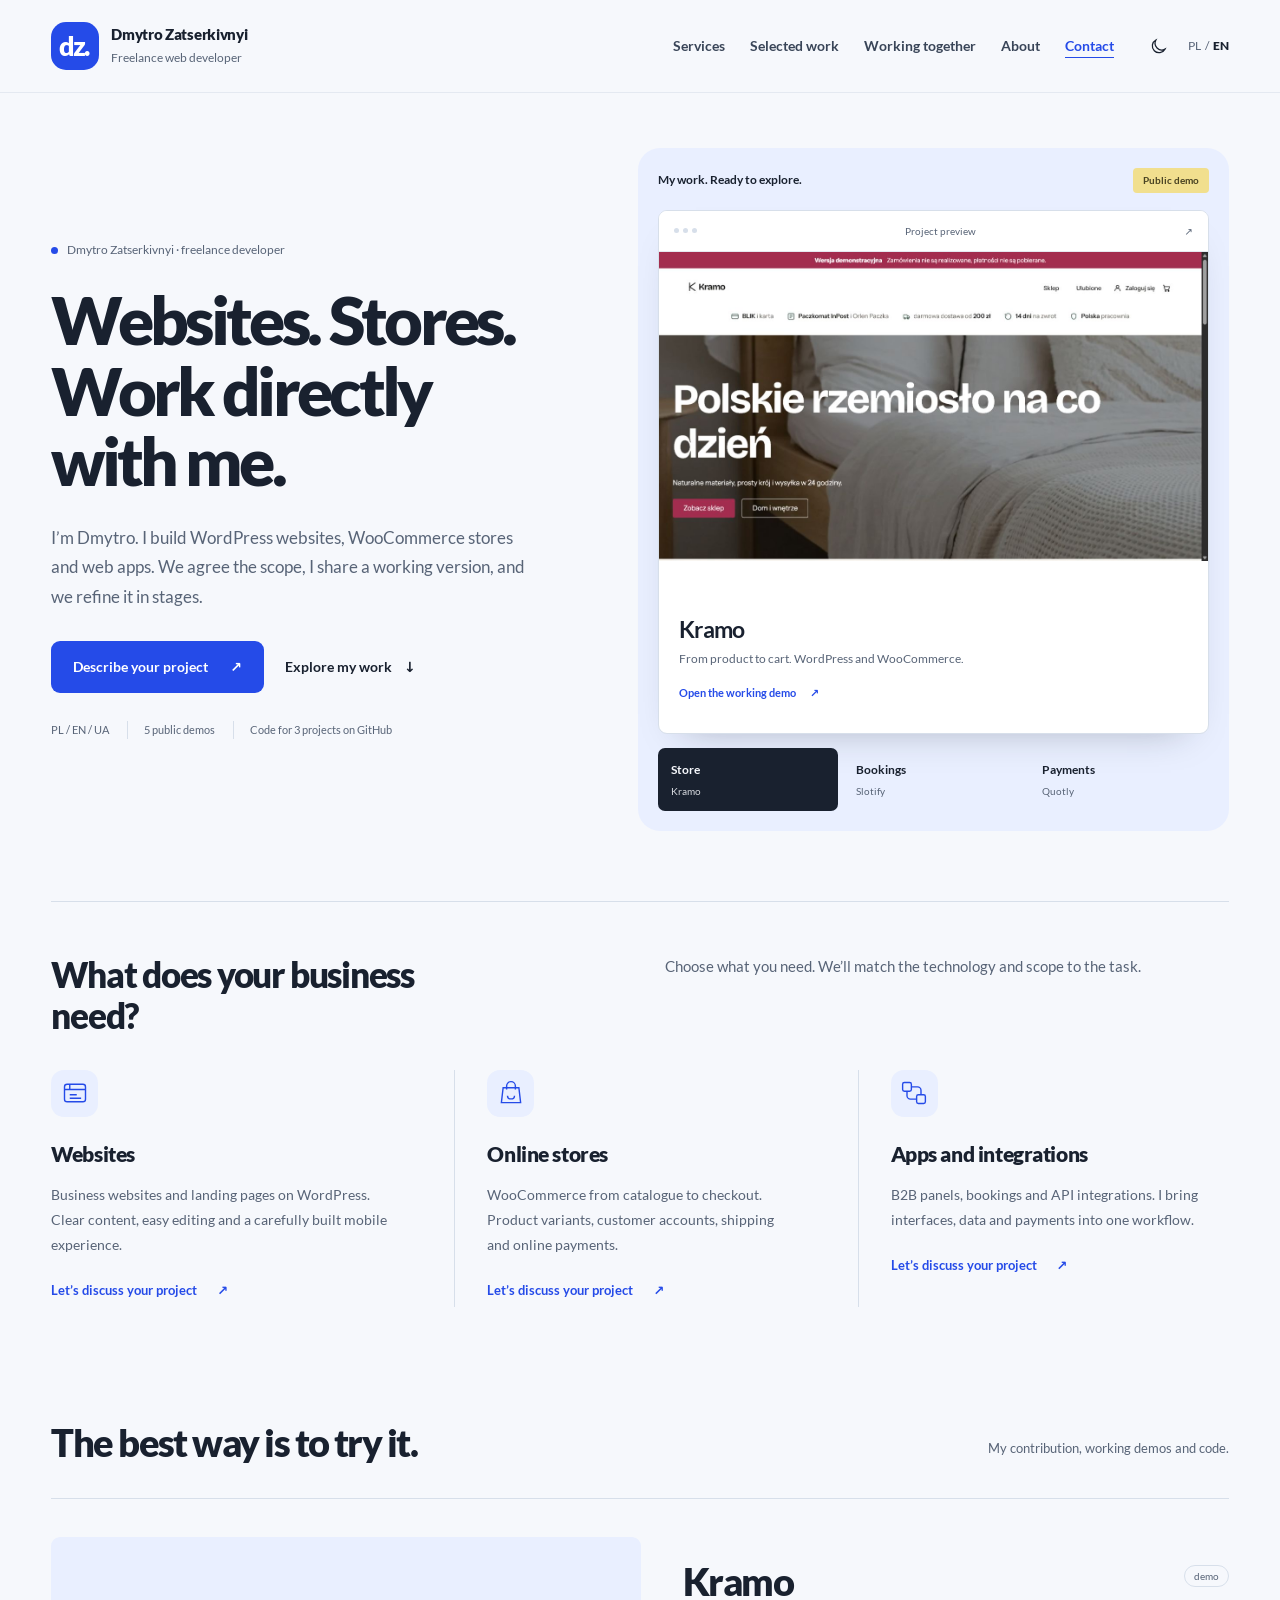
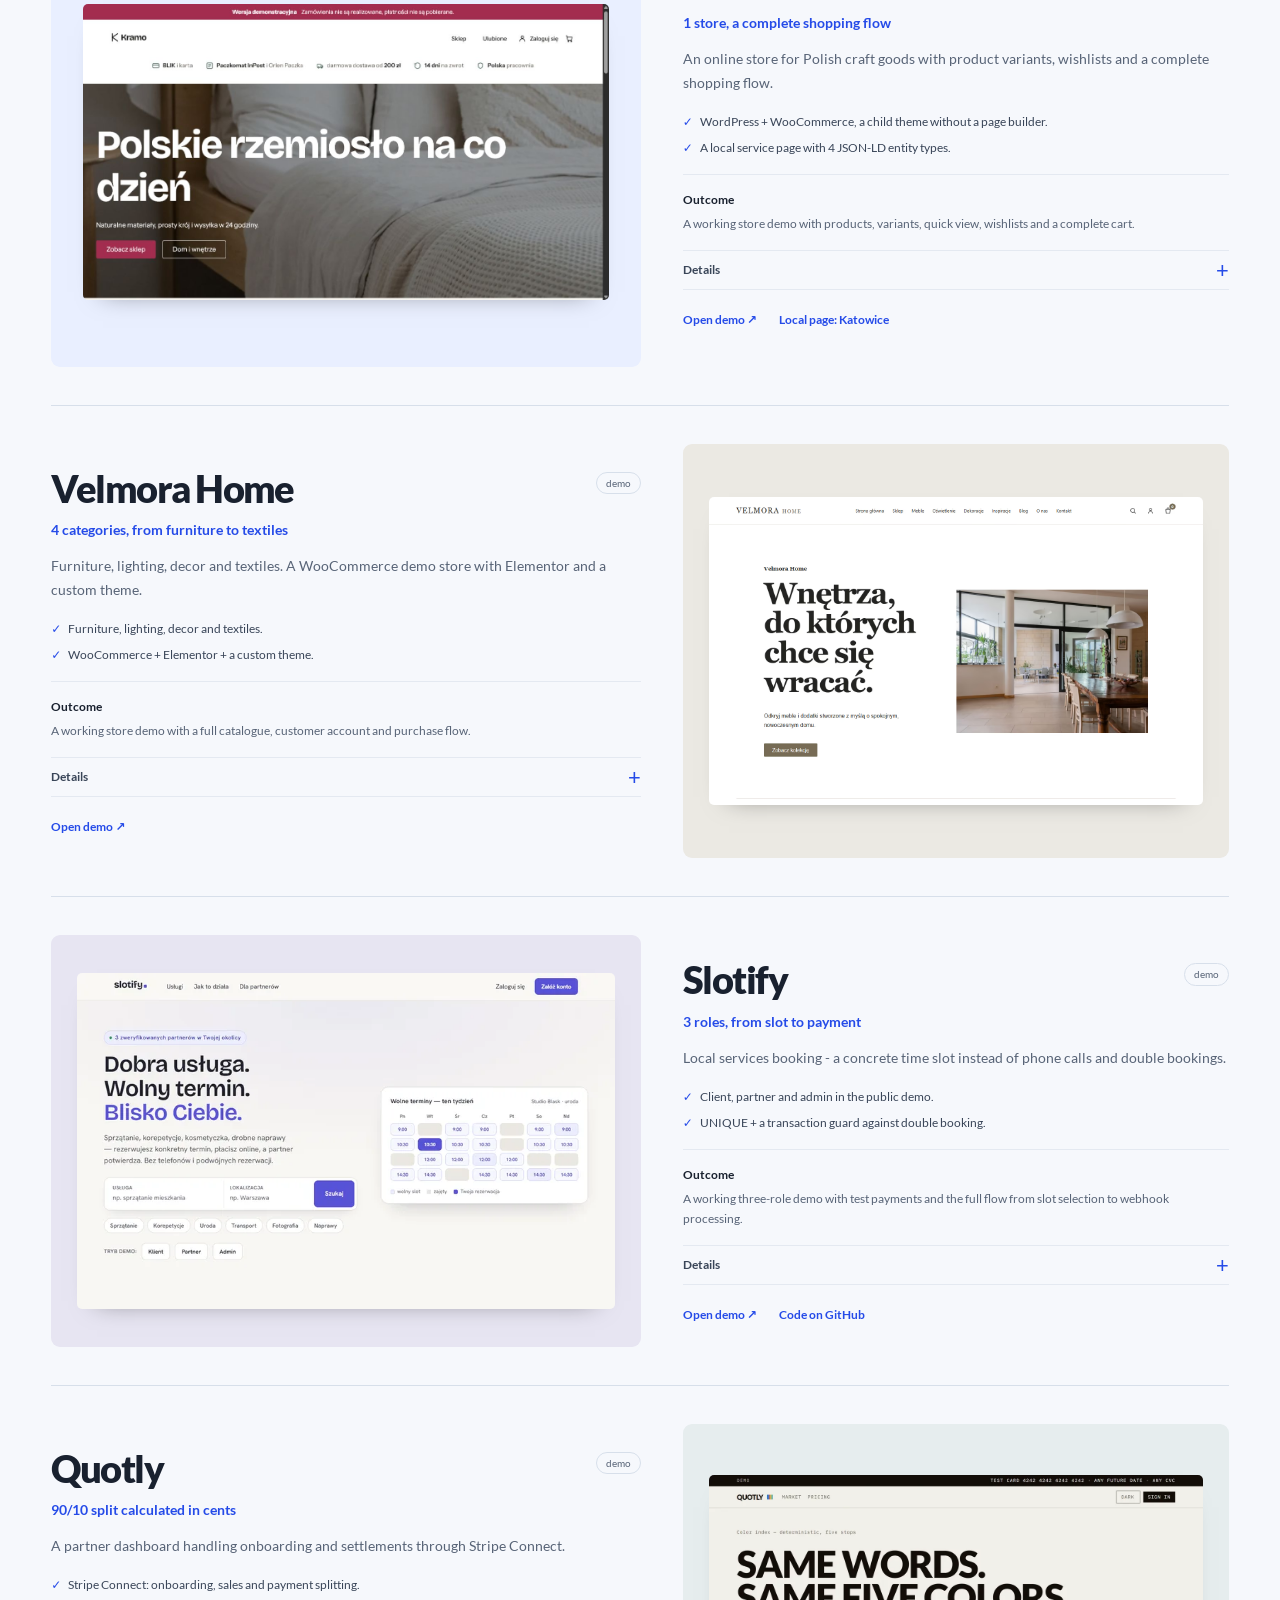
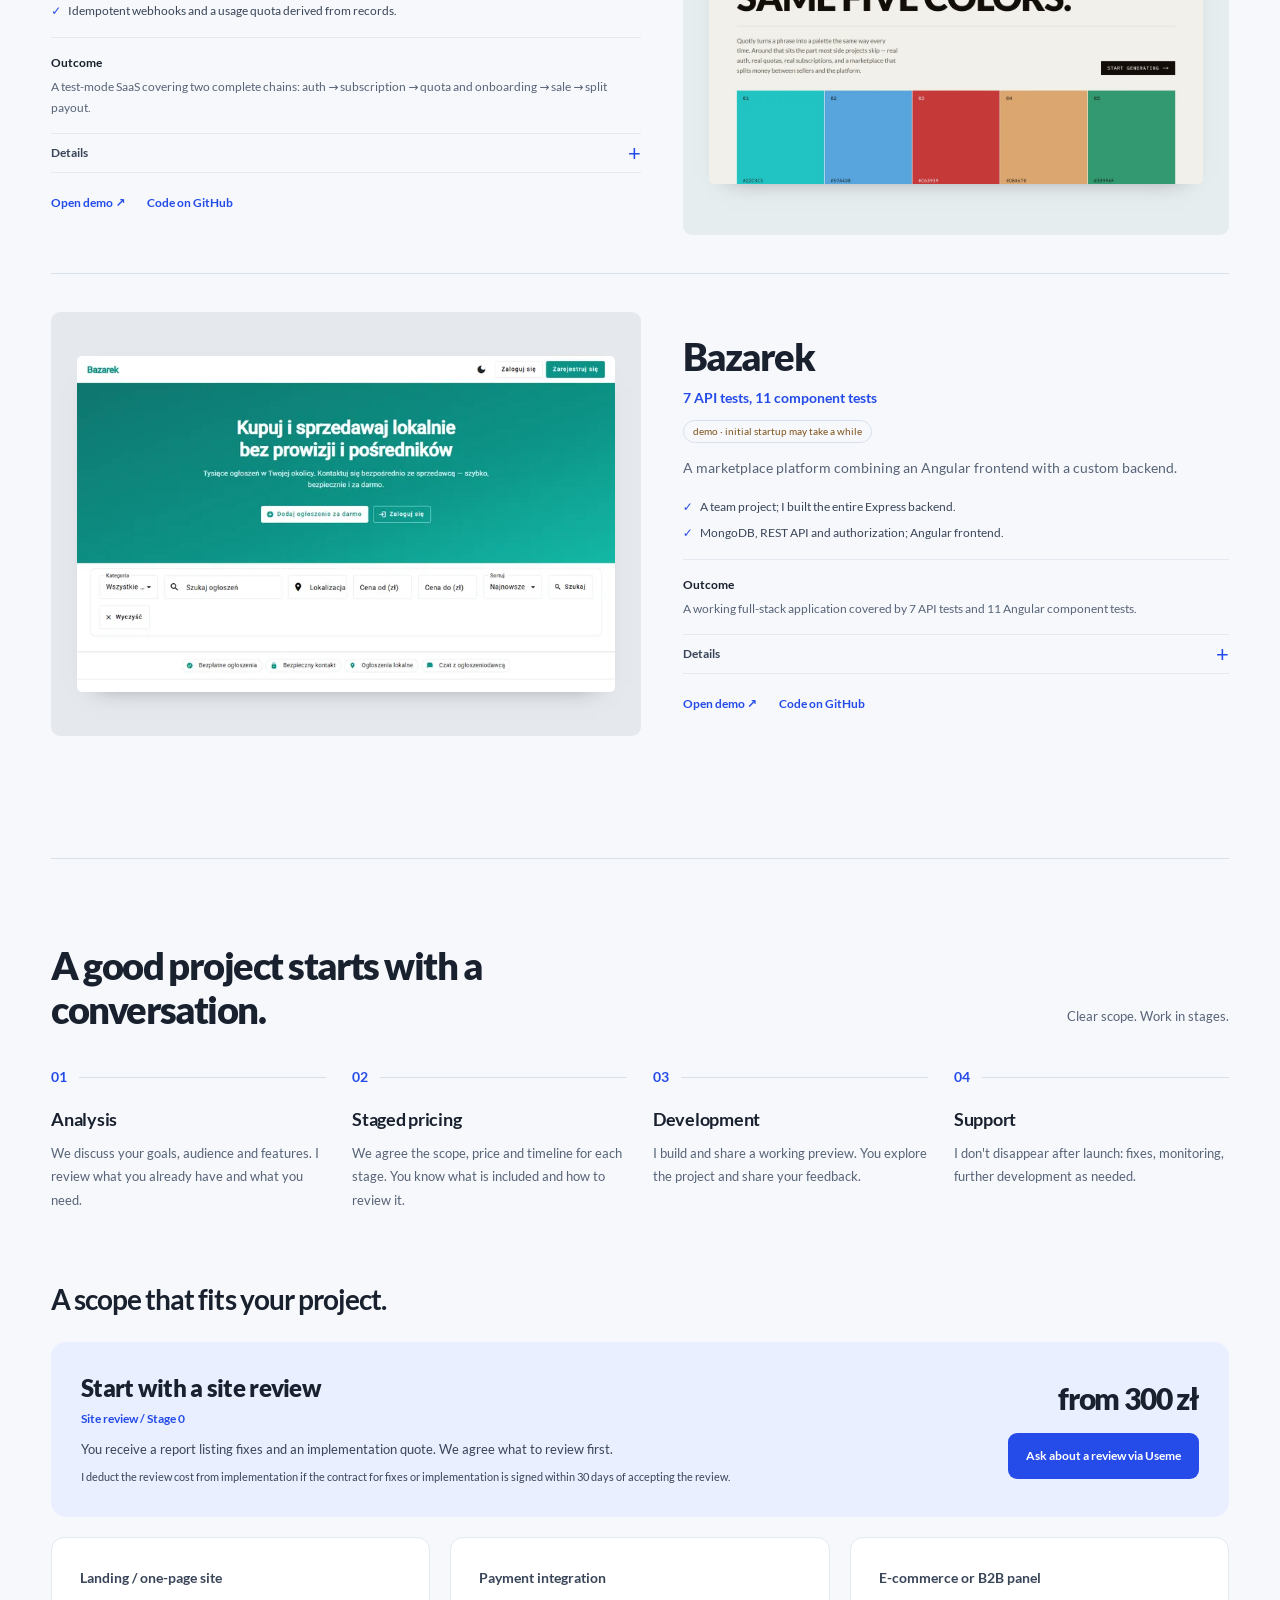
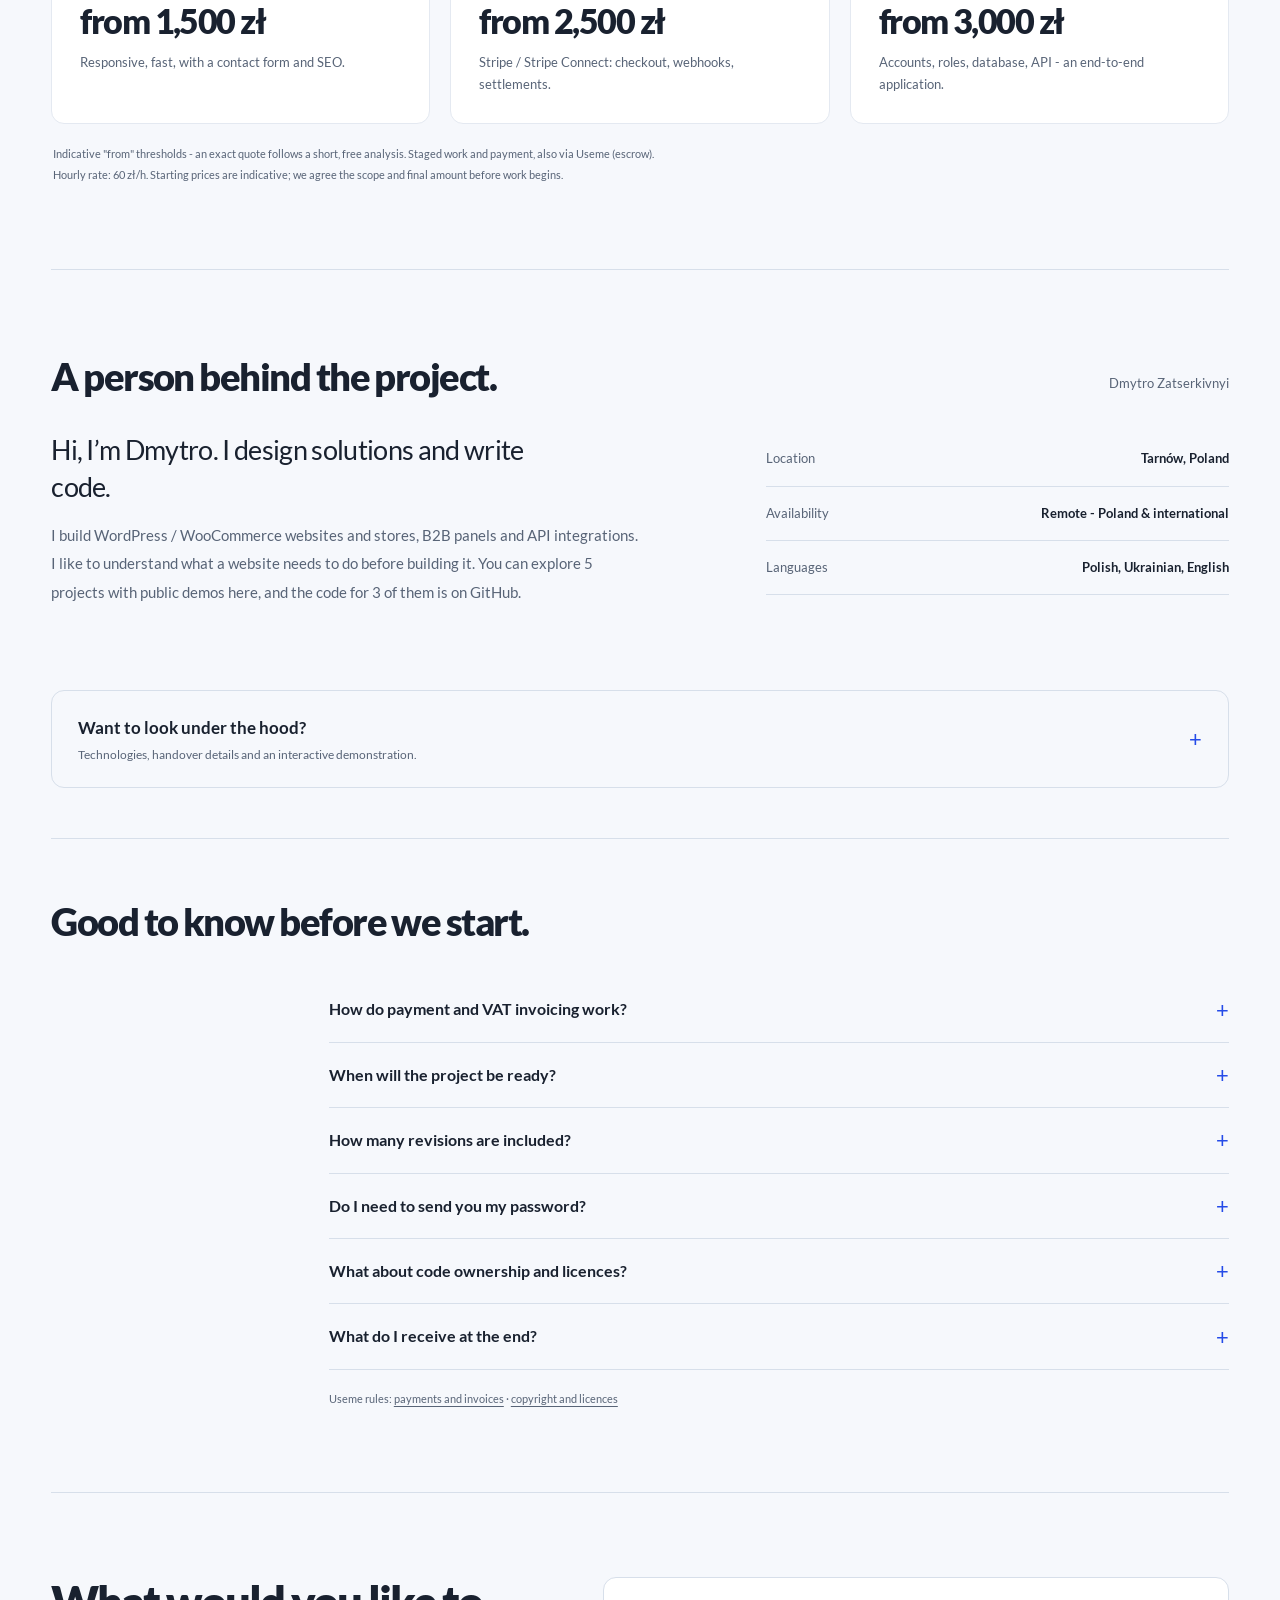
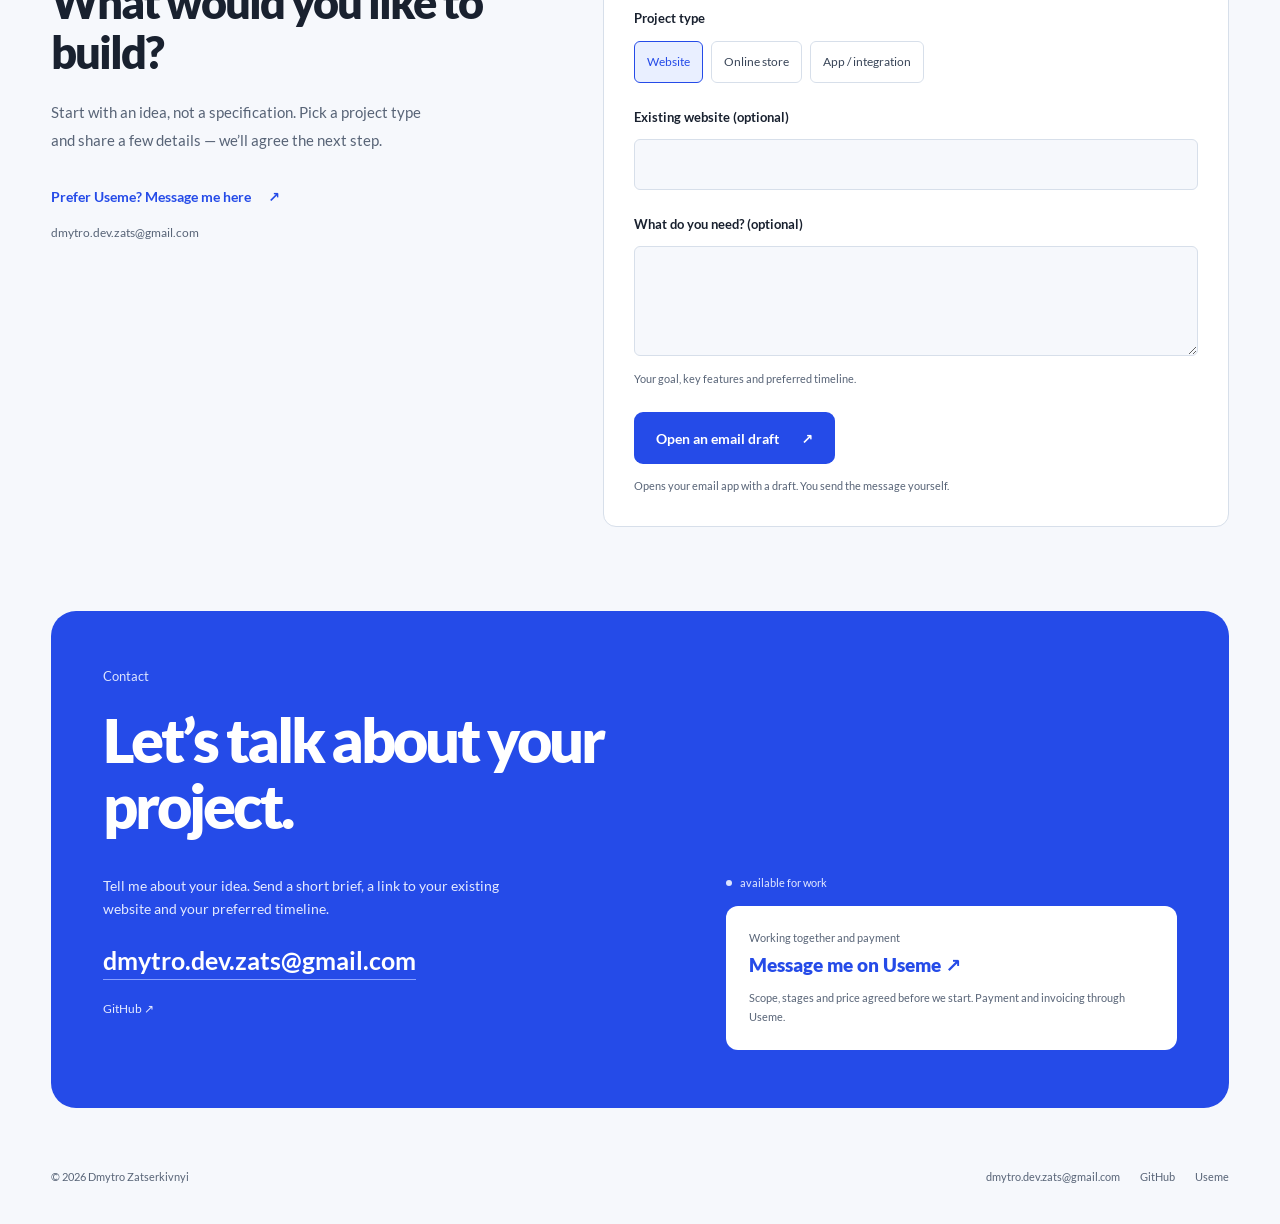
<file: en/index.html>
<!DOCTYPE html>
<html lang="en" data-lang="en">
<head>
<meta charset="UTF-8">
<script src="/theme-init.js"></script>
<meta name="viewport" content="width=device-width, initial-scale=1.0">
<meta name="theme-color" content="#f6f8fc">
<title data-i18n="seo.title">WordPress, WooCommerce &amp; B2B panels | Dmytro Zatserkivnyi</title>
<meta name="description" data-i18n-content="seo.description" content="WordPress sites, WooCommerce and Elementor stores, B2B panels and API integrations. Explore 5 projects and demos. 60 PLN/hour. Hire through Useme.">
<meta name="robots" content="index, follow, max-image-preview:large">
<meta property="og:type" content="website">
<meta property="og:title" data-i18n-content="seo.title" content="WordPress, WooCommerce &amp; B2B panels | Dmytro Zatserkivnyi">
<meta property="og:locale" content="en_GB">
<meta property="og:locale:alternate" content="pl_PL">
<meta property="og:description" data-i18n-content="seo.description" content="WordPress sites, WooCommerce and Elementor stores, B2B panels and API integrations. Explore 5 projects and demos. 60 PLN/hour. Hire through Useme.">
<meta property="og:url" content="https://dmytro-dev.pl/en/">
<meta property="og:image" content="https://dmytro-dev.pl/og-image.png">
<meta property="og:image:width" content="1200">
<meta property="og:image:height" content="630">
<meta property="og:image:alt" content="Dmytro Zatserkivnyi · WordPress · WooCommerce · B2B · API">
<meta name="twitter:card" content="summary_large_image">
<meta name="twitter:title" data-i18n-content="seo.title" content="WordPress, WooCommerce &amp; B2B panels | Dmytro Zatserkivnyi">
<meta name="twitter:description" data-i18n-content="seo.description" content="WordPress sites, WooCommerce and Elementor stores, B2B panels and API integrations. Explore 5 projects and demos. 60 PLN/hour. Hire through Useme.">
<meta name="twitter:image" content="https://dmytro-dev.pl/og-image.png">
<meta name="twitter:image:alt" content="Dmytro Zatserkivnyi · WordPress · WooCommerce · B2B · API">
<link rel="canonical" href="https://dmytro-dev.pl/en/">






<link rel="alternate" hreflang="pl" href="https://dmytro-dev.pl/">
<link rel="alternate" hreflang="en" href="https://dmytro-dev.pl/en/">
<link rel="alternate" hreflang="x-default" href="https://dmytro-dev.pl/">
<link rel="sitemap" type="application/xml" href="/sitemap.xml">
<link rel="icon" type="image/svg+xml" href="/favicon.svg">
<link rel="preload" href="/assets/fonts/lato-400-latin.woff2" as="font" type="font/woff2" crossorigin>
<link rel="preload" href="/assets/fonts/lato-900-latin.woff2" as="font" type="font/woff2" crossorigin>
<link rel="stylesheet" href="/assets/fonts/fonts.css">
<link rel="stylesheet" href="/styles.css?v=20261109-motion">
<link rel="stylesheet" href="/portfolio-ui.css?v=20261109-2">
<script type="application/ld+json">
{
  "@context": "https://schema.org",
  "@graph": [
    {
      "@type": "Person",
      "@id": "https://dmytro-dev.pl/#person",
      "name": "Dmytro Zatserkivnyi",
      "jobTitle": "Full-stack developer",
      "url": "https://dmytro-dev.pl/",
      "email": "mailto:dmytro.dev.zats@gmail.com",
      "knowsLanguage": [
        "pl",
        "en",
        "uk"
      ],
      "sameAs": [
        "https://github.com/DmRzAt",
        "https://useme.com/pl/roles/contractor/dmytro-zatserkivnyi,629682/"
      ],
      "knowsAbout": [
        "WordPress",
        "WooCommerce",
        "Elementor",
        "ASP.NET Core Razor Pages",
        "Python",
        "Next.js",
        "Stripe Connect"
      ]
    },
    {
      "@type": "ProfessionalService",
      "@id": "https://dmytro-dev.pl/#service",
      "name": "Dmytro Zatserkivnyi",
      "url": "https://dmytro-dev.pl/en/",
      "description": "WordPress sites, WooCommerce and Elementor stores, B2B panels and API integrations. Explore 5 projects and demos. 60 PLN/hour. Hire through Useme.",
      "image": "https://dmytro-dev.pl/og-image.png",
      "email": "dmytro.dev.zats@gmail.com",
      "address": {
        "@type": "PostalAddress",
        "addressLocality": "Tarnów",
        "addressCountry": "PL"
      },
      "founder": {
        "@id": "https://dmytro-dev.pl/#person"
      },
      "priceRange": "60 PLN/h",
      "contactPoint": {
        "@type": "ContactPoint",
        "email": "dmytro.dev.zats@gmail.com",
        "availableLanguage": [
          "pl",
          "en",
          "uk"
        ]
      }
    },
    {
      "@type": "WebPage",
      "@id": "https://dmytro-dev.pl/en/#webpage",
      "url": "https://dmytro-dev.pl/en/",
      "name": "WordPress, WooCommerce & B2B panels | Dmytro Zatserkivnyi",
      "description": "WordPress sites, WooCommerce and Elementor stores, B2B panels and API integrations. Explore 5 projects and demos. 60 PLN/hour. Hire through Useme.",
      "inLanguage": "en",
      "about": {
        "@id": "https://dmytro-dev.pl/#person"
      },
      "mainEntity": {
        "@id": "https://dmytro-dev.pl/#service"
      }
    }
  ]
}
</script>
</head>
<body>

<div class="scroll-progress" id="scrollProgress" aria-hidden="true"></div>

<a href="#main" class="skip-link" data-i18n="ui.skip">Skip to content</a>

<div class="sheet">

  <!-- MASTHEAD -->
  <header class="masthead">
    <a class="mast-brand" href="#home"><span class="brand-mark" aria-hidden="true">dz.</span><span><span class="mast-name">Dmytro Zatserkivnyi</span><span class="mast-sub" data-i18n="mast.sub">Freelance web developer</span></span></a>
    <div class="mast-right">
      <button class="nav-toggle" id="navToggle" type="button" aria-expanded="false" aria-controls="navLinks">
        <span class="sr-only" data-i18n="nav.menu">Menu</span>
        <span class="nav-toggle-icon" aria-hidden="true"><span></span><span></span></span>
      </button>
      <nav class="nav-links" id="navLinks" aria-label="Main navigation" data-i18n-aria-label="nav.label">
        <a href="#services" class="u-link" data-i18n="nav.services">Services</a>
        <a href="#projects" class="u-link" data-i18n="nav.projects">Selected work</a>
        <a href="#process" class="u-link" data-i18n="nav.process">Working together</a>
        <a href="#about" class="u-link" data-i18n="nav.about">About</a>
        <a href="#contact" class="u-link" data-i18n="nav.contact">Contact</a>
      </nav>
      <div class="nav-actions">
        <button class="theme-toggle" id="themeToggle" type="button" aria-label="Włącz ciemny motyw" title="Włącz ciemny motyw">
          <span class="sr-only" id="themeToggleLabel">Włącz ciemny motyw</span>
          <svg class="theme-icon theme-icon-sun" viewBox="0 0 24 24" aria-hidden="true">
            <circle cx="12" cy="12" r="3.5"></circle>
            <path d="M12 2v2M12 20v2M4.93 4.93l1.42 1.42M17.66 17.66l1.41 1.41M2 12h2M20 12h2M4.93 19.07l1.42-1.42M17.66 6.34l1.41-1.41"></path>
          </svg>
          <svg class="theme-icon theme-icon-moon" viewBox="0 0 24 24" aria-hidden="true">
            <path d="M20.2 15.3A8.5 8.5 0 0 1 8.7 3.8 8.5 8.5 0 1 0 20.2 15.3Z"></path>
          </svg>
        </button>
        <a class="lang-toggle" id="langToggle" href="/" aria-label="Przełącz na polski" hreflang="pl"><span class="lang-opt" data-opt="pl">PL</span>/<span class="lang-opt active" data-opt="en">EN</span></a>
      </div>
    </div>
  </header>

  <main id="main">
    <section class="hero" id="home">
      <div class="hero-copy">
        <p class="hero-kicker"><span class="availability-dot" aria-hidden="true"></span><span data-i18n="hero.kicker">Dmytro Zatserkivnyi · freelance developer</span></p>
        <h1 class="hero-title" data-i18n-html="hero.title"><span>Websites. Stores.</span> <span>Work directly</span> <span>with me.</span></h1>
        <p class="hero-description" data-i18n="hero.sub">I’m Dmytro. I build WordPress websites, WooCommerce stores and web apps. We agree the scope, I share a working version, and we refine it in stages.</p>
        <div class="cta-row"><a class="btn btn-primary" href="#brief"><span data-i18n="hero.cta2">Describe your project</span><span aria-hidden="true">↗</span></a><a class="text-link" href="#projects"><span data-i18n="hero.cta1">Explore my work</span><span aria-hidden="true">↓</span></a></div>
        <ul class="hero-proof"><li data-i18n="hero.proof1">PL / EN / UA</li><li data-i18n="hero.proof2">5 public demos</li><li data-i18n="hero.proof3">Code for 3 projects on GitHub</li></ul>
      </div>
      <div class="hero-showcase" data-showcase>
        <div class="showcase-heading"><span data-i18n="showcase.label">My work. Ready to explore.</span><span class="showcase-mode" data-i18n="showcase.mode">Public demo</span></div>
        <div class="showcase-browser"><div class="showcase-browserbar" aria-hidden="true"><span><i></i><i></i><i></i></span><span><span data-i18n="showcase.browser">Project preview</span></span><span>↗</span></div>
          <div class="showcase-screen">
            <figure class="showcase-panel" id="showcase-kramo" data-showcase-panel="kramo" data-name="Kramo"><a class="showcase-image" href="https://p01--kramo-wp--bpk4d66g4n48.code.run/" target="_blank" rel="noopener" aria-label="Kramo — demo"><img src="/assets/kramo.jpg" width="1265" height="712" alt="Kramo — WooCommerce" fetchpriority="high" decoding="async"></a><figcaption><div><strong>Kramo</strong><p data-i18n="showcase.kramo">From product to cart. WordPress and WooCommerce.</p></div><a href="https://p01--kramo-wp--bpk4d66g4n48.code.run/" target="_blank" rel="noopener" class="showcase-demo"><span data-i18n="showcase.open">Open the working demo</span><span aria-hidden="true">↗</span></a></figcaption></figure>
            <figure class="showcase-panel" id="showcase-slotify" data-showcase-panel="slotify" data-name="Slotify" hidden><a class="showcase-image" href="https://slotify-rho.vercel.app" target="_blank" rel="noopener" aria-label="Slotify — demo"><img src="/assets/slotify.webp" width="1280" height="800" alt="Slotify — rezerwacje / bookings" decoding="async"></a><figcaption><div><strong>Slotify</strong><p data-i18n="showcase.slotify">Try three roles without creating an account.</p></div><a href="https://slotify-rho.vercel.app" target="_blank" rel="noopener" class="showcase-demo"><span data-i18n="showcase.open">Open the working demo</span><span aria-hidden="true">↗</span></a></figcaption></figure>
            <figure class="showcase-panel" id="showcase-quotly" data-showcase-panel="quotly" data-name="Quotly" hidden><a class="showcase-image" href="https://quotly-flax.vercel.app" target="_blank" rel="noopener" aria-label="Quotly — demo"><img src="/assets/quotly.webp" width="1280" height="800" alt="Quotly — Stripe Connect" decoding="async"></a><figcaption><div><strong>Quotly</strong><p data-i18n="showcase.quotly">Stripe Connect onboarding and settlements in test mode.</p></div><a href="https://quotly-flax.vercel.app" target="_blank" rel="noopener" class="showcase-demo"><span data-i18n="showcase.open">Open the working demo</span><span aria-hidden="true">↗</span></a></figcaption></figure>
          </div>
        </div>
        <div class="showcase-choices" role="group" aria-label="Choose a project type" data-i18n-aria-label="showcase.choose" hidden><button type="button" data-showcase-select="kramo" aria-pressed="true" aria-controls="showcase-kramo"><span data-i18n="showcase.store">Store</span><small>Kramo</small></button><button type="button" data-showcase-select="slotify" aria-pressed="false" aria-controls="showcase-slotify"><span data-i18n="showcase.booking">Bookings</span><small>Slotify</small></button><button type="button" data-showcase-select="quotly" aria-pressed="false" aria-controls="showcase-quotly"><span data-i18n="showcase.payments">Payments</span><small>Quotly</small></button></div>
        <span class="sr-only" role="status" data-showcase-status></span>
      </div>
    </section>
    <section class="services" id="services">
      <div class="services-heading"><h2 data-i18n="services.title">What does your business need?</h2><p data-i18n="services.copy">Choose what you need. We’ll match the technology and scope to the task.</p></div>
      <div class="service-list">
        <article class="service-item"><span class="service-icon" aria-hidden="true"><svg viewBox="0 0 32 32" fill="none" stroke="currentColor" stroke-width="1.6"><rect x="4" y="6" width="24" height="20" rx="3"/><path d="M4 12h24M10 6v6M10 18h8m-8 4h13"/></svg></span><h3 data-i18n="services.web.title">Websites</h3><p data-i18n="services.web.copy">Business websites and landing pages on WordPress. Clear content, easy editing and a carefully built mobile experience.</p><a href="#brief"><span data-i18n="services.link">Let’s discuss your project</span><span aria-hidden="true">↗</span></a></article>
        <article class="service-item"><span class="service-icon" aria-hidden="true"><svg viewBox="0 0 32 32" fill="none" stroke="currentColor" stroke-width="1.6"><path d="m7 10-2 17h22l-2-17H7Z"/><path d="M11 12V8a5 5 0 0 1 10 0v4M12 19c0 5 8 5 8 0"/></svg></span><h3 data-i18n="services.shop.title">Online stores</h3><p data-i18n="services.shop.copy">WooCommerce from catalogue to checkout. Product variants, customer accounts, shipping and online payments.</p><a href="#brief"><span data-i18n="services.link">Let’s discuss your project</span><span aria-hidden="true">↗</span></a></article>
        <article class="service-item"><span class="service-icon" aria-hidden="true"><svg viewBox="0 0 32 32" fill="none" stroke="currentColor" stroke-width="1.6"><rect x="3" y="4" width="10" height="10" rx="2"/><rect x="19" y="18" width="10" height="10" rx="2"/><path d="M13 9h7a4 4 0 0 1 4 4v5M19 23h-7a4 4 0 0 1-4-4v-5"/></svg></span><h3 data-i18n="services.app.title">Apps and integrations</h3><p data-i18n="services.app.copy">B2B panels, bookings and API integrations. I bring interfaces, data and payments into one workflow.</p><a href="#brief"><span data-i18n="services.link">Let’s discuss your project</span><span aria-hidden="true">↗</span></a></article>
      </div>
    </section>


    <!-- REALIZACJE — publiczne demo i własny zakres pracy -->
    <section id="projects">
      <div class="fig-head reveal">
        <h2 class="fig-label" data-i18n="projects.title">The best way is to try it.</h2>
        <span class="fig-rule"></span>
        <span class="fig-sub" data-i18n="projects.eyebrow">My contribution, working demos and code.</span>
      </div>
      <div class="projects-grid" id="projectsGrid">
<article class="project-card reveal" data-project-id="kramo">
          <a class="project-media" href="https://p01--kramo-wp--bpk4d66g4n48.code.run/" target="_blank" rel="noopener" aria-label="Open demo Kramo">
            <img src="/assets/kramo.jpg" alt="Kramo - Polish craft store home page" width="1265" height="712" fetchpriority="high" decoding="async" data-project-image>
          </a>
          <div class="project-content">
            <header class="project-summary">
              <h3 class="case-name" data-project-name>Kramo</h3><p class="case-headline" data-project-headline>1 store, a complete shopping flow</p>
              <span class="case-status" data-project-status>demo</span>
              <p class="case-summary-copy" data-project-summary>An online store for Polish craft goods with product variants, wishlists and a complete shopping flow.</p>

            </header><ul class="case-proof"><li data-project-fact>WordPress + WooCommerce, a child theme without a page builder.</li><li data-project-fact>A local service page with 4 JSON-LD entity types.</li></ul>
            <dl class="case-outcome"><div class="case-fact"><dt data-i18n="case.result">Outcome</dt><dd data-case-value="result">A working store demo with products, variants, quick view, wishlists and a complete cart.</dd></div></dl><details class="case-details"><summary data-i18n="case.details">Details</summary><span class="case-stack" data-project-stack>WordPress · WooCommerce · Child theme</span><dl class="case-grid">
              <div class="case-fact"><dt data-i18n="case.problem">Problem</dt><dd data-case-value="problem">Build a clear craft-goods store and simplify both product-variant selection and checkout.</dd></div>
              <div class="case-fact"><dt data-i18n="case.scope">Scope</dt><dd data-case-value="scope">Catalogue, variants, wishlists, accounts, cart, payments, delivery and returns. A local service page for Katowice with a JSON-LD @graph: LocalBusiness, FAQPage, BreadcrumbList and City.</dd></div>
              <div class="case-fact"><dt data-i18n="case.architecture">Architecture</dt><dd data-case-value="architecture">WordPress and WooCommerce on a child theme, without a page builder. Custom catalogue, wishlist and cart behaviour.</dd></div>
              <div class="case-fact"><dt data-i18n="case.challenge">Hardest part</dt><dd data-case-value="challenge">Combine a full e-commerce feature set with calm brand presentation and clear offer navigation.</dd></div>

            </dl></details>
            <div class="case-links"><a class="u-link" href="https://p01--kramo-wp--bpk4d66g4n48.code.run/" target="_blank" rel="noopener" data-i18n="links.demo">Open demo</a><a class="u-link" href="https://p01--kramo-wp--bpk4d66g4n48.code.run/mycie-kostki-brukowej-katowice/" target="_blank" rel="noopener" data-i18n="links.local">Local page: Katowice</a></div>
          </div>
        </article>

<article class="project-card reveal" data-project-id="velmora-home">
          <a class="project-media" href="https://velmorahome.infinityfree.io/?i=1" target="_blank" rel="noopener" aria-label="Open demo Velmora Home">
              <picture>
                <source srcset="/assets/velmora-home.avif" type="image/avif">
                <source srcset="/assets/velmora-home.webp" type="image/webp">
                <img src="/assets/velmora-home.png" alt="Velmora Home - furniture and home decor store home page" width="1440" height="900" loading="lazy" decoding="async" data-project-image>
              </picture>
          </a>
          <div class="project-content">
            <header class="project-summary">
              <h3 class="case-name" data-project-name>Velmora Home</h3><p class="case-headline" data-project-headline>4 categories, from furniture to textiles</p>
              <span class="case-status" data-project-status>demo</span>
              <p class="case-summary-copy" data-project-summary>Furniture, lighting, decor and textiles. A WooCommerce demo store with Elementor and a custom theme.</p>

            </header><ul class="case-proof"><li data-project-fact>Furniture, lighting, decor and textiles.</li><li data-project-fact>WooCommerce + Elementor + a custom theme.</li></ul>
              <dl class="case-outcome"><div class="case-fact"><dt data-i18n="case.result">Outcome</dt><dd data-case-value="result">A working store demo with a full catalogue, customer account and purchase flow.</dd></div></dl><details class="case-details"><summary data-i18n="case.details">Details</summary><span class="case-stack" data-project-stack>WordPress · WooCommerce · Elementor</span><dl class="case-grid">
                <div class="case-fact"><dt data-i18n="case.problem">Problem</dt><dd data-case-value="problem">Combine a broad interiors catalogue with inspiration content and a clear purchasing path.</dd></div>
                <div class="case-fact"><dt data-i18n="case.scope">Scope</dt><dd data-case-value="scope">Product categories and variants, customer account, cart, promotions and editorial inspiration.</dd></div>
                <div class="case-fact"><dt data-i18n="case.architecture">Architecture</dt><dd data-case-value="architecture">WordPress, WooCommerce and Elementor complemented by the custom Velmora theme.</dd></div>
                <div class="case-fact"><dt data-i18n="case.challenge">Hardest part</dt><dd data-case-value="challenge">Present many categories, variants, promotions and editorial content as one coherent store.</dd></div>

              </dl></details>
              <div class="case-links"><a class="u-link" href="https://velmorahome.infinityfree.io/?i=1" target="_blank" rel="noopener" data-i18n="links.demo">Open demo</a></div>
          </div>
        </article>

<article class="project-card reveal" data-project-id="slotify">
          <a class="project-media" href="https://slotify-rho.vercel.app" target="_blank" rel="noopener" aria-label="Open demo Slotify">
            <img src="/assets/slotify.webp" alt="Slotify - home page with an availability calendar" width="1280" height="800" loading="lazy" decoding="async" data-project-image>
          </a>
          <div class="project-content">
            <header class="project-summary">
              <h3 class="case-name" data-project-name>Slotify</h3><p class="case-headline" data-project-headline>3 roles, from slot to payment</p>
              <span class="case-status" data-project-status>demo</span>
              <p class="case-summary-copy" data-project-summary>Local services booking - a concrete time slot instead of phone calls and double bookings.</p>

            </header><ul class="case-proof"><li data-project-fact>Client, partner and admin in the public demo.</li><li data-project-fact>UNIQUE + a transaction guard against double booking.</li></ul>
            <dl class="case-outcome"><div class="case-fact"><dt data-i18n="case.result">Outcome</dt><dd data-case-value="result">A working three-role demo with test payments and the full flow from slot selection to webhook processing.</dd></div></dl><details class="case-details"><summary data-i18n="case.details">Details</summary><span class="case-stack" data-project-stack>Next.js · Prisma · Stripe</span><dl class="case-grid">
              <div class="case-fact"><dt data-i18n="case.problem">Problem</dt><dd data-case-value="problem">Phone bookings and concurrent attempts to reserve one time slot create a double-booking risk.</dd></div>
              <div class="case-fact"><dt data-i18n="case.scope">Scope</dt><dd data-case-value="scope">The complete marketplace flow: client, partner and admin; bookings, payments, onboarding and data import.</dd></div>
              <div class="case-fact"><dt data-i18n="case.architecture">Architecture</dt><dd data-case-value="architecture">Next.js, PostgreSQL/Neon, Prisma and Stripe Connect Express; authorization is rechecked in route handlers.</dd></div>
              <div class="case-fact"><dt data-i18n="case.challenge">Hardest part</dt><dd data-case-value="challenge">A conditional UPDATE inside a transaction plus UNIQUE on Booking.slotId prevents concurrent slot claims.</dd></div>

            </dl></details>
            <div class="case-links">
              <a class="u-link" href="https://slotify-rho.vercel.app" target="_blank" rel="noopener" data-i18n="links.demo">Open demo</a>
              <a class="u-link" href="https://github.com/DmRzAt/Slotify" target="_blank" rel="noopener" data-i18n="links.github">Code on GitHub</a>
            </div>
          </div>
        </article>

<article class="project-card reveal" data-project-id="quotly">
          <a class="project-media" href="https://quotly-flax.vercel.app" target="_blank" rel="noopener" aria-label="Open demo Quotly"><img src="/assets/quotly.webp" alt="Quotly - landing with palette generator and Stripe billing" width="1280" height="800" loading="lazy" decoding="async" data-project-image></a>
          <div class="project-content">
            <header class="project-summary">
              <h3 class="case-name" data-project-name>Quotly</h3><p class="case-headline" data-project-headline>90/10 split calculated in cents</p>
              <span class="case-status" data-project-status>demo</span>
              <p class="case-summary-copy" data-project-summary>A partner dashboard handling onboarding and settlements through Stripe Connect.</p>

            </header><ul class="case-proof"><li data-project-fact>Stripe Connect: onboarding, sales and payment splitting.</li><li data-project-fact>Idempotent webhooks and a usage quota derived from records.</li></ul>
              <dl class="case-outcome"><div class="case-fact"><dt data-i18n="case.result">Outcome</dt><dd data-case-value="result">A test-mode SaaS covering two complete chains: auth → subscription → quota and onboarding → sale → split payout.</dd></div></dl><details class="case-details"><summary data-i18n="case.details">Details</summary><span class="case-stack" data-project-stack>Next.js · Node.js · Stripe Connect</span><dl class="case-grid">
                <div class="case-fact"><dt data-i18n="case.problem">Problem</dt><dd data-case-value="problem">Tie SaaS feature access to a monthly quota while supporting seller payouts.</dd></div>
                <div class="case-fact"><dt data-i18n="case.scope">Scope</dt><dd data-case-value="scope">Subscriptions, quota enforcement, Stripe Connect Express, marketplace and buyer/seller demo flows.</dd></div>
                <div class="case-fact"><dt data-i18n="case.architecture">Architecture</dt><dd data-case-value="architecture">Next.js, Supabase Postgres/Auth, Prisma, Stripe Checkout, Connect and webhooks.</dd></div>
                <div class="case-fact"><dt data-i18n="case.challenge">Hardest part</dt><dd data-case-value="challenge">Row-derived quota, idempotent webhooks and a server-side 90/10 split calculated in integer cents.</dd></div>

              </dl></details>
              <div class="case-links">
                <a class="u-link" href="https://quotly-flax.vercel.app" target="_blank" rel="noopener" data-i18n="links.demo">Open demo</a>
                <a class="u-link" href="https://github.com/DmRzAt/quotly" target="_blank" rel="noopener" data-i18n="links.github">Code on GitHub</a>
              </div>
          </div>
        </article>

<article class="project-card reveal" data-project-id="bazarek">
          <a class="project-media" href="https://bazarek-taw.onrender.com" target="_blank" rel="noopener" aria-label="Open demo Bazarek"><img src="/assets/bazarek.webp" alt="Bazarek - marketplace platform home page" width="1280" height="800" loading="lazy" decoding="async" data-project-image></a>
          <div class="project-content">
            <header class="project-summary">
              <h3 class="case-name" data-project-name>Bazarek</h3><p class="case-headline" data-project-headline>7 API tests, 11 component tests</p>
              <span class="case-status case-status-warn" data-project-status>demo · initial startup may take a while</span>
              <p class="case-summary-copy" data-project-summary>A marketplace platform combining an Angular frontend with a custom backend.</p>

            </header><ul class="case-proof"><li data-project-fact>A team project; I built the entire Express backend.</li><li data-project-fact>MongoDB, REST API and authorization; Angular frontend.</li></ul>
              <dl class="case-outcome"><div class="case-fact"><dt data-i18n="case.result">Outcome</dt><dd data-case-value="result">A working full-stack application covered by 7 API tests and 11 Angular component tests.</dd></div></dl><details class="case-details"><summary data-i18n="case.details">Details</summary><span class="case-stack" data-project-stack>Angular 19 · Express · MongoDB</span><dl class="case-grid">
                <div class="case-fact"><dt data-i18n="case.problem">Problem</dt><dd data-case-value="problem">Bring listings, search, chat, user accounts and administration into one application.</dd></div>
                <div class="case-fact"><dt data-i18n="case.scope">Scope</dt><dd data-case-value="scope">A team project; I built the MongoDB schema, REST API, authorization and the complete backend.</dd></div>
                <div class="case-fact"><dt data-i18n="case.architecture">Architecture</dt><dd data-case-value="architecture">Angular 19, Express and MongoDB; a 15-minute access JWT and 7-day refresh token in an httpOnly cookie.</dd></div>
                <div class="case-fact"><dt data-i18n="case.challenge">Hardest part</dt><dd data-case-value="challenge">Secure session refresh, owner/admin permissions, chat, uploads and production monitoring.</dd></div>

              </dl></details>
              <div class="case-links">
                <a class="u-link" href="https://bazarek-taw.onrender.com" target="_blank" rel="noopener" data-i18n="links.demo">Open demo</a>
                <a class="u-link" href="https://github.com/DmRzAt/bazarek" target="_blank" rel="noopener" data-i18n="links.github">Code on GitHub</a>
              </div>
          </div>
        </article>

      </div>
    </section>

    <!-- INTERAKTYWNA SYMULACJA — po dowodach pracy -->


    <!-- DOSTĘPNOŚĆ -->


    <!-- PROCES -->
    <section id="process">
      <div class="fig-head reveal">
        <h2 class="fig-label" data-i18n="process.title">A good project starts with a conversation.</h2>
        <span class="fig-rule"></span>
        <span class="fig-sub" data-i18n="process.eyebrow">Clear scope. Work in stages.</span>
      </div>

      <div class="cols cols-4 reveal" id="processGrid">
<div class="col-step"><div class="col-num">01</div><h3 class="col-title">Analysis</h3><p class="col-desc">We discuss your goals, audience and features. I review what you already have and what you need.</p></div>
<div class="col-step"><div class="col-num">02</div><h3 class="col-title">Staged pricing</h3><p class="col-desc">We agree the scope, price and timeline for each stage. You know what is included and how to review it.</p></div>
<div class="col-step"><div class="col-num">03</div><h3 class="col-title">Development</h3><p class="col-desc">I build and share a working preview. You explore the project and share your feedback.</p></div>
<div class="col-step"><div class="col-num">04</div><h3 class="col-title">Support</h3><p class="col-desc">I don't disappear after launch: fixes, monitoring, further development as needed.</p></div>
      </div>
      <h3 class="pricing-heading" data-i18n="pricing.title">A scope that fits your project.</h3>
      <div class="stage-offer reveal">
        <div>
          <h3 data-i18n="stage.title">Start with a site review</h3>
          <p class="stage-name" data-i18n="stage.name">Site review / Stage 0</p>
          <p data-i18n="stage.copy">You receive a report listing fixes and an implementation quote. We agree what to review first.</p>
          <p class="stage-credit" data-i18n="stage.credit">I deduct the review cost from implementation if the contract for fixes or implementation is signed within 30 days of accepting the review.</p>
        </div>
        <div class="stage-action">
          <p class="stage-price" data-i18n="stage.price">from 300 zł</p>
          <a class="btn btn-primary" href="https://useme.com/pl/roles/contractor/dmytro-zatserkivnyi,629682/" target="_blank" rel="noopener" data-i18n="stage.cta">Ask about a review via Useme</a>
        </div>
      </div>
      <div class="pricing reveal" id="pricingGrid">
<div class="price-card"><div class="price-name">Landing / one-page site</div><div class="price-value">from 1,500 zł</div><p class="price-desc">Responsive, fast, with a contact form and SEO.</p></div>
<div class="price-card"><div class="price-name">Payment integration</div><div class="price-value">from 2,500 zł</div><p class="price-desc">Stripe / Stripe Connect: checkout, webhooks, settlements.</p></div>
<div class="price-card"><div class="price-name">E-commerce or B2B panel</div><div class="price-value">from 3,000 zł</div><p class="price-desc">Accounts, roles, database, API - an end-to-end application.</p></div><p class="pricing-note">Indicative &quot;from&quot; thresholds - an exact quote follows a short, free analysis. Staged work and payment, also via Useme (escrow).<br>Hourly rate: 60 zł/h. Starting prices are indicative; we agree the scope and final amount before work begins.</p>
      </div>
    </section>

    <!-- STACK -->



    <!-- O MNIE -->
    <section id="about">
      <div class="fig-head reveal">
        <h2 class="fig-label" data-i18n="about.title">A person behind the project.</h2>
        <span class="fig-rule"></span>
        <span class="fig-sub" data-i18n="about.eyebrow">Dmytro Zatserkivnyi</span>
      </div>
      <div class="about-grid reveal">
        <div>
          <p class="about-lead" data-i18n="about.lead">Hi, I’m Dmytro. I design solutions and write code.</p>
          <p class="about-body" data-i18n-html="about.text">I build WordPress / WooCommerce websites and stores, B2B panels and API integrations. I like to understand what a website needs to do before building it. You can explore 5 projects with public demos here, and the code for 3 of them is on GitHub.</p>
        </div>
        <div>
          <div class="fact-row">
            <span class="fact-k" data-i18n="about.loc.label">Location</span>
            <span class="fact-v" data-i18n="about.location">Tarnów, Poland</span>
          </div>
          <div class="fact-row">
            <span class="fact-k" data-i18n="about.av.label">Availability</span>
            <span class="fact-v" data-i18n="about.av.value">Remote - Poland &amp; international</span>
          </div>
          <div class="fact-row">
            <span class="fact-k" data-i18n="about.lang.label">Languages</span>
            <span class="fact-v" data-i18n="about.lang.value">Polish, Ukrainian, English</span>
          </div>
        </div>
      </div>
    </section>

    <!-- OPINIE: ukryta, dopóki TESTIMONIALS w app.js jest puste -->
    <section id="testimonials" hidden>
      <div class="fig-head reveal">
        <h2 class="fig-label" data-i18n="testimonials.title">Testimonials</h2>
        <span class="fig-rule"></span>
        <span class="fig-sub" data-i18n="testimonials.eyebrow">client feedback</span>
      </div>
      <div class="cols reveal">
        <div class="quotes" id="testimonialsGrid"></div>
      </div>
    </section>

    <!-- KONTAKT -->
    <div class="technical-notes"><details><summary><span data-i18n="technical.title">Want to look under the hood?</span><span class="technical-caption" data-i18n="technical.copy">Technologies, handover details and an interactive demonstration.</span></summary>
    <section id="demo" class="demo-section">
      <div class="fig-head reveal">
        <h2 class="fig-label" data-i18n="demo.sectionTitle">Interactive demo</h2>
        <span class="fig-rule"></span>
        <span class="fig-sub" data-i18n="demo.sectionEyebrow">slot → booking → payment → webhook</span>
      </div>
      <details class="secondary-details demo-disclosure"><summary data-i18n="demo.open">Try the booking demonstration</summary>
      <div class="demo-section-inner reveal">
        <div class="demo-section-copy">
          <h3 data-i18n="demo.sectionHead">From an available slot to a confirmed payment.</h3>
          <p data-i18n="demo.sectionCopy">A short simulation shows the flow logic without sending data or making a real purchase.</p>
        </div>
        <div class="demo-box">
          <div class="demo-header">
            <div class="demo-dot"></div><div class="demo-dot"></div><div class="demo-dot"></div>
            <span class="demo-title" data-i18n="demo.title">booking.flow.ts - interactive demo</span>
          </div>
          <div class="booking-demo">
            <div class="booking-controls">
              <div><div class="filter-label" data-i18n="demo.serviceLabel">Example services</div><div class="service-options" id="serviceOptions"></div></div>
              <div><div class="filter-label" data-i18n="demo.timeLabel">Available time</div><div class="time-options" id="timeOptions"></div></div>
              <button class="demo-book-btn" id="demoBookBtn" type="button"></button>
              <p class="demo-note" data-i18n="demo.note">Interface simulation - you are not buying anything and no data is sent.</p>
            </div>
            <div class="booking-output">
              <div class="demo-req"><span class="method" id="demoMethod">GET</span><span id="demoUrl">/api/slots</span></div>
              <div class="demo-status" aria-live="polite"><span class="ok" id="demoStatusBadge">200 OK</span><span id="demoMeta"></span></div>
              <ol class="flow-list" id="flowList"></ol>
              <div class="payment-summary" id="paymentSummary" hidden></div>
            </div>
          </div>
        </div>
      </div>
      </details>
    </section>
    <section id="a11y">
      <div class="fig-head reveal">
        <h2 class="fig-label" data-i18n="a11y.title">Accessibility in practice</h2>
        <span class="fig-rule"></span>
        <span class="fig-sub" data-i18n="a11y.eyebrow">a standard, not an add-on</span>
      </div>
      <p class="section-lead reveal" data-i18n="a11y.text">I pay attention to keyboard navigation, visible focus, readable contrast and reduced motion that follows your system settings.</p>
      <details class="secondary-details"><summary data-i18n="a11y.more">How to check this site’s accessibility</summary>
      <div class="cols cols-3 reveal" id="a11yGrid">
<div class="col-step"><div class="col-cat">#keyboard</div><h3 class="col-title"><span class="slash">/ </span>Keyboard navigation</h3><p class="col-desc">The whole site is operable with Tab - visible focus rings and a skip link.</p></div>
<div class="col-step"><div class="col-cat">#contrast</div><h3 class="col-title"><span class="slash">/ </span>WCAG AA contrast</h3><p class="col-desc">Readable text colours and visible states for interactive elements.</p></div>
<div class="col-step"><div class="col-cat">#motion</div><h3 class="col-title"><span class="slash">/ </span>prefers-reduced-motion</h3><p class="col-desc">Animations switch off when the user's system asks for it.</p></div>
      </div>
      </details>
    </section>
    <section id="handover">
      <div class="fig-head reveal"><h2 class="fig-label" data-i18n="handover.title">How work is handed over</h2><span class="fig-rule"></span><span class="fig-sub" data-i18n="handover.sub">a clear basis for acceptance</span></div>
      <div class="handover-grid reveal">
        <p class="section-copy" data-i18n="handover.copy">Every handover includes an “Opis dzieła” PDF: what I built, how I verified it and what is outside the scope.</p>
        <div class="handover-document">
          <h3 data-i18n="handover.example">Example document structure</h3>
          <p class="document-note" data-i18n="handover.exampleNote">A structural example, without client data or system screenshots.</p>
          <ol>
            <li><strong data-i18n="handover.scope">What was delivered</strong><p data-i18n="handover.scopeCopy">Features and changes mapped to the agreed stage.</p></li>
            <li><strong data-i18n="handover.tests">How it was verified</strong><p data-i18n="handover.testsCopy">Scenarios, environment and verification results.</p></li>
            <li><strong data-i18n="handover.limits">What is outside the scope</strong><p data-i18n="handover.limitsCopy">Limitations, open questions and items requiring a separate quote.</p></li>
          </ol>
        </div>
      </div>
    </section>
    <section id="stack">
      <div class="fig-head reveal">
        <h2 class="fig-label" data-i18n="nav.stack">Technologies</h2>
        <span class="fig-rule"></span>
        <span class="fig-sub" data-i18n="stack.eyebrow">tools</span>
      </div>
      <div class="cols cols-4 reveal" id="stackGrid">
<div class="col-stack"><div class="col-cat">CMS / e-commerce</div><div class="col-items">WordPress · WooCommerce · Elementor</div></div>
<div class="col-stack"><div class="col-cat">Frontend</div><div class="col-items">Next.js / React · Angular · TypeScript · Razor Pages / Bootstrap</div></div>
<div class="col-stack"><div class="col-cat">Backend</div><div class="col-items">ASP.NET Core (C#) · Node.js / Express · FastAPI (Python)</div></div>
<div class="col-stack"><div class="col-cat">Database</div><div class="col-items">PostgreSQL · MongoDB</div></div>
<div class="col-stack"><div class="col-cat">Payments / other</div><div class="col-items">Stripe Connect · Docker · Git</div></div>
      </div>
    </section>
    </details></div>
    <section id="faq">
      <div class="fig-head reveal"><h2 class="fig-label" data-i18n="faq.title">Good to know before we start.</h2><span class="fig-rule"></span></div>
      <div class="faq-list reveal">
        <details><summary data-i18n="faq.paymentQ">How do payment and VAT invoicing work?</summary><p data-i18n="faq.paymentA">We settle through Useme. With “Sign a contract”, you deposit funds with Useme before work starts; the platform releases them after acceptance under its terms. Useme issues the VAT invoice.</p></details>
        <details><summary data-i18n="faq.timeQ">When will the project be ready?</summary><p data-i18n="faq.timeA">I agree the deadline after reviewing the scope, materials and access needed. Larger projects have separate deadlines for each stage.</p></details>
        <details><summary data-i18n="faq.revisionsQ">How many revisions are included?</summary><p data-i18n="faq.revisionsA">We record the revision rounds and acceptance criteria before starting. New features outside that scope need a separate quote.</p></details>
        <details><summary data-i18n="faq.accessQ">Do I need to send you my password?</summary><p data-i18n="faq.accessA">We arrange access through an invitation or a separate account with the necessary permissions. Do not send your main account password in a message.</p></details>
        <details><summary data-i18n="faq.rightsQ">What about code ownership and licences?</summary><p data-i18n="faq.rightsA">We agree copyright transfer or licensing terms in the contract and Useme settlement. Third-party themes, plugins and libraries retain their own licences.</p></details>
        <details><summary data-i18n="faq.afterQ">What do I receive at the end?</summary><p data-i18n="faq.afterA">The agreed deliverable and an “Opis dzieła” PDF. File and access handover, along with any ongoing support, are defined in the project scope.</p></details>
        <p class="faq-sources"><span data-i18n="faq.sources">Useme rules:</span> <a class="u-link" href="https://help.useme.com/faq-1" target="_blank" rel="noopener" data-i18n="faq.paymentLink">payments and invoices</a> · <a class="u-link" href="https://help.useme.com/na-czym-polega-przekazanie-praw-autorskich-i-udzielenie-licencji" target="_blank" rel="noopener" data-i18n="faq.rightsLink">copyright and licences</a></p>
      </div>
    </section>

    <section class="brief-section" id="brief">
      <div class="brief-intro"><h2 data-i18n="brief.title">What would you like to build?</h2><p data-i18n="brief.copy">Start with an idea, not a specification. Pick a project type and share a few details — we’ll agree the next step.</p><a href="https://useme.com/pl/roles/contractor/dmytro-zatserkivnyi,629682/" target="_blank" rel="noopener" class="brief-useme"><span data-i18n="brief.useme">Prefer Useme? Message me here</span><span aria-hidden="true">↗</span></a><a class="brief-direct" href="mailto:dmytro.dev.zats@gmail.com">dmytro.dev.zats@gmail.com</a></div>
      <form class="brief-form" data-brief-form hidden>
        <fieldset><legend data-i18n="brief.type">Project type</legend><div class="brief-types"><label><input type="radio" name="projectType" value="website" checked><span data-i18n="brief.website">Website</span></label><label><input type="radio" name="projectType" value="store"><span data-i18n="brief.store">Online store</span></label><label><input type="radio" name="projectType" value="app"><span data-i18n="brief.app">App / integration</span></label></div></fieldset>
        <label class="brief-label" for="briefWebsite" data-i18n="brief.url">Existing website (optional)</label><input id="briefWebsite" name="website" type="text" inputmode="url" maxlength="500" autocomplete="url">
        <label class="brief-label" for="briefDescription" data-i18n="brief.description">What do you need? (optional)</label><textarea id="briefDescription" name="description" rows="3" maxlength="2000" aria-describedby="briefHint"></textarea><p class="brief-hint" id="briefHint" data-i18n="brief.hint">Your goal, key features and preferred timeline.</p>
        <a href="mailto:dmytro.dev.zats@gmail.com" class="btn btn-primary" data-brief-email><span data-i18n="brief.email">Open an email draft</span><span aria-hidden="true">↗</span></a><p class="brief-note" data-i18n="brief.note">Opens your email app with a draft. You send the message yourself.</p>
      </form>
    </section>

    <section id="contact" class="contact">
      <div class="fig-label" data-i18n="nav.contact">Contact</div>
      <h2 class="contact-head" data-i18n-html="contact.head">Let’s talk about your project.</h2>
      <div class="contact-row">
        <div>
          <p class="contact-sub" data-i18n="contact.lead">Tell me about your idea. Send a short brief, a link to your existing website and your preferred timeline.</p>
          <a href="mailto:dmytro.dev.zats@gmail.com" class="mail-big u-link">dmytro.dev.zats@gmail.com</a>
          <div class="contact-links" style="margin-top:18px">
            <a href="https://github.com/DmRzAt" target="_blank" rel="noopener" class="u-link">GitHub ↗</a>
          </div>
        </div>
        <div class="contact-side">
          <span class="avail" data-i18n="hero.eyebrow">available for work</span>
          <a href="https://useme.com/pl/roles/contractor/dmytro-zatserkivnyi,629682/" target="_blank" rel="noopener" class="useme">
            <span class="cu-k" data-i18n="contact.useme.k">Working together and payment</span>
            <span class="cu-v" data-i18n="contact.useme.v">Message me on Useme</span>
            <span class="cu-sub" data-i18n="contact.useme.sub">Scope, stages and price agreed before we start. Payment and invoicing through Useme.</span>
          </a>
        </div>
      </div>
    </section>

  </main>

  <!-- STOPKA — pas usług -->
  <div class="footer-marquee" aria-hidden="true">
    <div class="marquee-track" id="marqueeTrack"></div>
  </div>

  <footer class="site-footer">
    <span>© 2026 Dmytro Zatserkivnyi</span>
    <span class="site-footer-links">
      <a href="mailto:dmytro.dev.zats@gmail.com" class="u-link">dmytro.dev.zats@gmail.com</a>
      <a href="https://github.com/DmRzAt" target="_blank" rel="noopener" class="u-link">GitHub</a>
      <a href="https://useme.com/pl/roles/contractor/dmytro-zatserkivnyi,629682/" target="_blank" rel="noopener" class="u-link">Useme</a>
    </span>
  </footer>

</div>

<noscript>
  <div style="max-width:1140px;margin:0 auto;padding:24px;font-family:system-ui,sans-serif">
    <p data-i18n="noscript.note">Projects, details, language links and contact work without JavaScript. The interactive demo and theme control require JavaScript.</p>
  </div>
</noscript>

<script src="/app.js?v=20261109-motion" defer></script>
<script type="module" src="/portfolio-ui.js?v=20261109"></script>
</body>
</html>
</file>
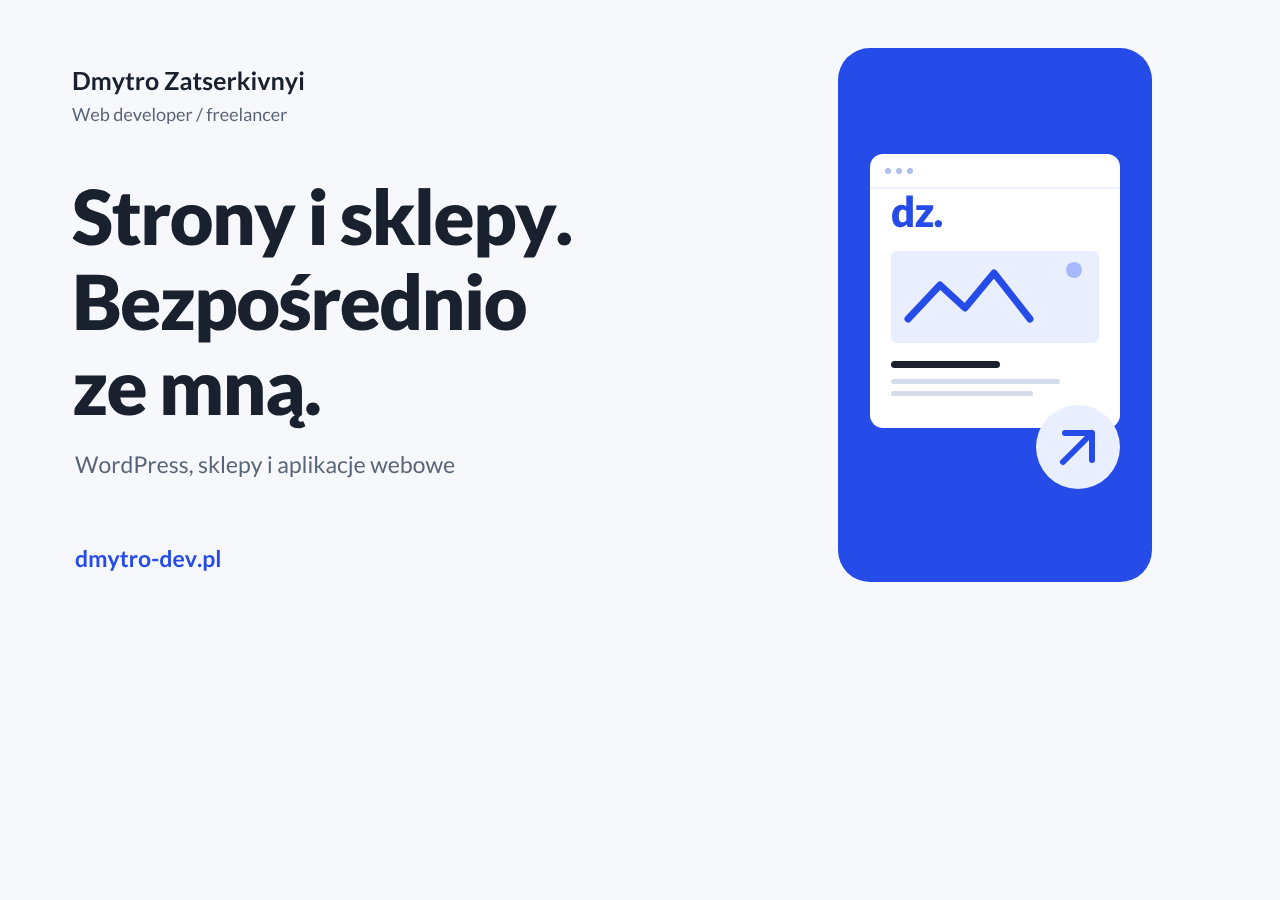
<file: og-image.html>
<!DOCTYPE html>
<!-- Generated by node scripts/build-og.mjs; same SVG as the PNG render. -->
<html lang="pl"><head><meta charset="utf-8"><meta name="viewport" content="width=1200"><title>Podgląd udostępniania — Dmytro Zatserkivnyi</title><style>*{box-sizing:border-box}html,body{margin:0;width:1200px;height:630px;overflow:hidden;background:#F6F8FC}svg{display:block;width:1200px;height:630px}</style></head><body><svg xmlns="http://www.w3.org/2000/svg" width="1200" height="630" viewBox="0 0 1200 630" role="img" aria-labelledby="title desc">
<title id="title">Strony i sklepy. Bezpośrednio ze mną.</title>
<desc id="desc">Dmytro Zatserkivnyi. WordPress, sklepy i aplikacje webowe. dmytro-dev.pl</desc>
<rect width="1200" height="630" fill="#F6F8FC"/>
<rect x="838" y="48" width="314" height="534" rx="32" fill="#254BE8"/>
<rect x="870" y="154" width="250" height="274" rx="13" fill="#FFFFFF"/>
<path d="M870 188h250" stroke="#DEE6F6"/>
<g fill="#AFBEED"><circle cx="888" cy="171" r="3"/><circle cx="899" cy="171" r="3"/><circle cx="910" cy="171" r="3"/></g>
<rect x="891" y="251" width="208" height="92" rx="6" fill="#E9EFFF"/>
<path d="M908 319l32-34 25 23 29-35 36 46" fill="none" stroke="#254BE8" stroke-width="7" stroke-linecap="round" stroke-linejoin="round"/>
<circle cx="1074" cy="270" r="8" fill="#A7B9FD"/>
<rect x="891" y="361" width="109" height="7" rx="3.5" fill="#19212F"/>
<rect x="891" y="379" width="169" height="5" rx="2.5" fill="#D4DCEC"/>
<rect x="891" y="391" width="142" height="5" rx="2.5" fill="#D4DCEC"/>
<circle cx="1078" cy="447" r="42" fill="#E9EFFF"/>
<path d="M1063 462l29-29m-27 0h27v27" stroke="#254BE8" stroke-width="6" fill="none" stroke-linecap="round" stroke-linejoin="round"/>
<path fill="#19212F" transform="translate(72 90) scale(0.0125 -0.0125)" d="M1430 723Q1430 564 1377.0 431.0Q1324 298 1228.0 202.0Q1132 106 997.0 53.0Q862 0 698 0H146V1446H698Q862 1446 997.0 1392.5Q1132 1339 1228.0 1243.5Q1324 1148 1377.0 1015.0Q1430 882 1430 723ZM1155 723Q1155 842 1123.0 936.5Q1091 1031 1032.0 1096.5Q973 1162 888.5 1197.0Q804 1232 698 1232H417V214H698Q804 214 888.5 249.0Q973 284 1032.0 349.5Q1091 415 1123.0 509.5Q1155 604 1155 723Z"/><path fill="#19212F" transform="translate(90.6875 90) scale(0.0125 -0.0125)" d="M132 0V1026H283Q331 1026 346 981L362 905Q389 935 418.5 960.0Q448 985 481.5 1003.0Q515 1021 553.5 1031.5Q592 1042 638 1042Q735 1042 797.5 989.5Q860 937 891 850Q915 901 951.0 937.5Q987 974 1030.0 997.0Q1073 1020 1121.5 1031.0Q1170 1042 1219 1042Q1304 1042 1370.0 1016.0Q1436 990 1481.0 940.0Q1526 890 1549.5 818.0Q1573 746 1573 653V0H1326V653Q1326 751 1283.0 800.5Q1240 850 1157 850Q1119 850 1086.5 837.0Q1054 824 1029.5 799.5Q1005 775 991.0 738.0Q977 701 977 653V0H729V653Q729 756 687.5 803.0Q646 850 565 850Q512 850 465.5 823.5Q419 797 379 751V0Z"/><path fill="#19212F" transform="translate(111.7375 90) scale(0.0125 -0.0125)" d="M496 -282Q485 -308 467.5 -321.5Q450 -335 414 -335H230L422 76L7 1026H223Q253 1026 269.0 1012.0Q285 998 293 980L512 448Q523 422 531.0 394.0Q539 366 545 338Q553 367 562.5 394.0Q572 421 583 449L789 980Q797 1000 815.5 1013.0Q834 1026 857 1026H1055Z"/><path fill="#19212F" transform="translate(125.075 90) scale(0.0125 -0.0125)" d="M469 -16Q336 -16 264.0 59.5Q192 135 192 268V841H88Q68 841 53.5 854.0Q39 867 39 893V991L204 1018L256 1298Q260 1318 274.5 1329.0Q289 1340 311 1340H439V1017H709V841H439V285Q439 237 463.0 210.0Q487 183 527 183Q550 183 565.5 188.5Q581 194 592.5 200.0Q604 206 613.0 211.5Q622 217 631 217Q642 217 649.0 211.5Q656 206 664 195L738 75Q684 30 614.0 7.0Q544 -16 469 -16Z"/><path fill="#19212F" transform="translate(134.75 90) scale(0.0125 -0.0125)" d="M132 0V1026H277Q315 1026 330.0 1012.0Q345 998 350 964L365 840Q420 935 494.0 990.0Q568 1045 660 1045Q736 1045 786 1010L754 825Q751 807 741.0 799.5Q731 792 714 792Q699 792 673.0 799.0Q647 806 604 806Q527 806 472.0 763.5Q417 721 379 639V0Z"/><path fill="#19212F" transform="translate(144.9625 90) scale(0.0125 -0.0125)" d="M570 1042Q685 1042 778.5 1005.0Q872 968 938.0 900.0Q1004 832 1040.0 734.0Q1076 636 1076 515Q1076 393 1040.0 295.0Q1004 197 938.0 128.0Q872 59 778.5 22.0Q685 -15 570 -15Q455 -15 361.0 22.0Q267 59 200.5 128.0Q134 197 97.5 295.0Q61 393 61 515Q61 636 97.5 734.0Q134 832 200.5 900.0Q267 968 361.0 1005.0Q455 1042 570 1042ZM570 175Q698 175 759.5 261.0Q821 347 821 513Q821 679 759.5 766.0Q698 853 570 853Q440 853 378.0 765.5Q316 678 316 513Q316 348 378.0 261.5Q440 175 570 175Z"/><path fill="#19212F" transform="translate(164.0 90) scale(0.0125 -0.0125)" d="M1179 1446V1347Q1179 1301 1153 1263L411 215H1161V0H62V106Q62 126 69.0 144.5Q76 163 87 179L831 1232H109V1446Z"/><path fill="#19212F" transform="translate(179.425 90) scale(0.0125 -0.0125)" d="M936 0H825Q790 0 770.0 10.5Q750 21 740 53L718 126Q679 91 641.5 64.5Q604 38 564.0 20.0Q524 2 479.0 -7.0Q434 -16 379 -16Q314 -16 259.0 1.5Q204 19 164.5 54.0Q125 89 103.0 141.0Q81 193 81 262Q81 320 111.5 376.5Q142 433 213.0 478.5Q284 524 402.0 554.0Q520 584 695 588V648Q695 751 651.5 800.5Q608 850 525 850Q465 850 425.0 836.0Q385 822 355.5 804.5Q326 787 301.0 773.0Q276 759 246 759Q221 759 203.0 772.0Q185 785 174 804L129 883Q306 1045 556 1045Q646 1045 716.5 1015.5Q787 986 836.0 933.5Q885 881 910.5 808.0Q936 735 936 648ZM456 154Q494 154 526.0 161.0Q558 168 586.5 182.0Q615 196 641.5 216.5Q668 237 695 265V438Q587 433 514.5 419.5Q442 406 398.0 385.0Q354 364 335.5 336.0Q317 308 317 275Q317 210 355.5 182.0Q394 154 456 154Z"/><path fill="#19212F" transform="translate(192.51250000000002 90) scale(0.0125 -0.0125)" d="M469 -16Q336 -16 264.0 59.5Q192 135 192 268V841H88Q68 841 53.5 854.0Q39 867 39 893V991L204 1018L256 1298Q260 1318 274.5 1329.0Q289 1340 311 1340H439V1017H709V841H439V285Q439 237 463.0 210.0Q487 183 527 183Q550 183 565.5 188.5Q581 194 592.5 200.0Q604 206 613.0 211.5Q622 217 631 217Q642 217 649.0 211.5Q656 206 664 195L738 75Q684 30 614.0 7.0Q544 -16 469 -16Z"/><path fill="#19212F" transform="translate(202.18750000000003 90) scale(0.0125 -0.0125)" d="M741 826Q731 810 720.0 803.5Q709 797 692 797Q674 797 653.5 807.0Q633 817 606.0 829.5Q579 842 544.5 852.0Q510 862 463 862Q390 862 348.0 831.0Q306 800 306 750Q306 717 327.5 694.5Q349 672 384.5 655.0Q420 638 465.0 624.5Q510 611 557.0 595.0Q604 579 649.0 558.5Q694 538 729.5 506.5Q765 475 786.5 431.0Q808 387 808 325Q808 251 781.0 188.5Q754 126 702.0 80.5Q650 35 573.5 9.5Q497 -16 398 -16Q345 -16 294.5 -6.5Q244 3 197.5 20.0Q151 37 111.5 60.0Q72 83 42 110L99 204Q110 221 125.0 230.0Q140 239 163 239Q186 239 206.5 226.0Q227 213 254.0 198.0Q281 183 317.5 170.0Q354 157 410 157Q454 157 485.5 167.5Q517 178 537.5 195.0Q558 212 567.5 234.5Q577 257 577 281Q577 317 555.5 340.0Q534 363 498.5 380.0Q463 397 417.5 410.5Q372 424 324.5 440.0Q277 456 231.5 477.5Q186 499 150.5 532.0Q115 565 93.5 613.0Q72 661 72 729Q72 792 97.0 849.0Q122 906 170.5 948.5Q219 991 291.5 1016.5Q364 1042 459 1042Q565 1042 652.0 1007.0Q739 972 797 915Z"/><path fill="#19212F" transform="translate(213.11250000000004 90) scale(0.0125 -0.0125)" d="M556 1042Q653 1042 734.5 1011.0Q816 980 875.0 920.5Q934 861 967.0 774.5Q1000 688 1000 577Q1000 549 997.5 530.5Q995 512 988.5 501.5Q982 491 971.0 486.5Q960 482 943 482H309Q320 324 394.0 250.0Q468 176 590 176Q650 176 693.5 190.0Q737 204 769.5 221.0Q802 238 826.5 252.0Q851 266 874 266Q889 266 900.0 260.0Q911 254 919 243L991 153Q950 105 899.0 72.5Q848 40 792.5 20.5Q737 1 679.5 -7.0Q622 -15 568 -15Q461 -15 369.0 20.5Q277 56 209.0 125.5Q141 195 102.0 297.5Q63 400 63 535Q63 640 97.0 732.5Q131 825 194.5 893.5Q258 962 349.5 1002.0Q441 1042 556 1042ZM561 865Q453 865 392.0 804.0Q331 743 314 631H778Q778 679 765.0 721.5Q752 764 725.0 796.0Q698 828 657.0 846.5Q616 865 561 865Z"/><path fill="#19212F" transform="translate(226.47500000000005 90) scale(0.0125 -0.0125)" d="M132 0V1026H277Q315 1026 330.0 1012.0Q345 998 350 964L365 840Q420 935 494.0 990.0Q568 1045 660 1045Q736 1045 786 1010L754 825Q751 807 741.0 799.5Q731 792 714 792Q699 792 673.0 799.0Q647 806 604 806Q527 806 472.0 763.5Q417 721 379 639V0Z"/><path fill="#19212F" transform="translate(236.68750000000006 90) scale(0.0125 -0.0125)" d="M382 1486V635H428Q453 635 467.0 642.0Q481 649 497 668L752 983Q769 1003 788.0 1014.5Q807 1026 838 1026H1064L745 645Q728 624 710.0 606.5Q692 589 671 576Q692 561 708.0 541.0Q724 521 740 498L1082 0H859Q830 0 810.0 10.0Q790 20 774 44L513 433Q498 456 483.0 463.0Q468 470 438 470H382V0H135V1486Z"/><path fill="#19212F" transform="translate(250.47500000000005 90) scale(0.0125 -0.0125)" d="M395 1026V0H148V1026ZM432 1325Q432 1293 419.0 1265.0Q406 1237 384.5 1216.0Q363 1195 334.0 1182.5Q305 1170 272 1170Q240 1170 211.5 1182.5Q183 1195 162.0 1216.0Q141 1237 128.5 1265.0Q116 1293 116 1325Q116 1358 128.5 1387.0Q141 1416 162.0 1437.0Q183 1458 211.5 1470.5Q240 1483 272 1483Q305 1483 334.0 1470.5Q363 1458 384.5 1437.0Q406 1416 419.0 1387.0Q432 1358 432 1325Z"/><path fill="#19212F" transform="translate(257.25000000000006 90) scale(0.0125 -0.0125)" d="M646 0H422L14 1026H219Q246 1026 264.5 1013.0Q283 1000 290 980L488 432Q505 384 516.5 338.0Q528 292 537 246Q546 292 557.5 338.0Q569 384 587 432L790 980Q797 1000 815.0 1013.0Q833 1026 858 1026H1053Z"/><path fill="#19212F" transform="translate(270.58750000000003 90) scale(0.0125 -0.0125)" d="M132 0V1026H283Q331 1026 346 981L363 900Q394 932 428.5 958.0Q463 984 501.5 1003.0Q540 1022 584.0 1032.0Q628 1042 680 1042Q764 1042 829.0 1013.5Q894 985 937.5 933.5Q981 882 1003.5 810.5Q1026 739 1026 653V0H779V653Q779 747 735.5 798.5Q692 850 605 850Q541 850 485.0 821.0Q429 792 379 742V0Z"/><path fill="#19212F" transform="translate(284.8 90) scale(0.0125 -0.0125)" d="M496 -282Q485 -308 467.5 -321.5Q450 -335 414 -335H230L422 76L7 1026H223Q253 1026 269.0 1012.0Q285 998 293 980L512 448Q523 422 531.0 394.0Q539 366 545 338Q553 367 562.5 394.0Q572 421 583 449L789 980Q797 1000 815.5 1013.0Q834 1026 857 1026H1055Z"/><path fill="#19212F" transform="translate(298.1375 90) scale(0.0125 -0.0125)" d="M395 1026V0H148V1026ZM432 1325Q432 1293 419.0 1265.0Q406 1237 384.5 1216.0Q363 1195 334.0 1182.5Q305 1170 272 1170Q240 1170 211.5 1182.5Q183 1195 162.0 1216.0Q141 1237 128.5 1265.0Q116 1293 116 1325Q116 1358 128.5 1387.0Q141 1416 162.0 1437.0Q183 1458 211.5 1470.5Q240 1483 272 1483Q305 1483 334.0 1470.5Q363 1458 384.5 1437.0Q406 1416 419.0 1387.0Q432 1358 432 1325Z"/><path fill="#586477" transform="translate(72 121) scale(0.009 -0.009)" d="M14 1433H175Q201 1433 218.0 1420.0Q235 1407 241 1387L537 391Q545 364 551.5 333.0Q558 302 564 268Q571 302 578.0 333.5Q585 365 594 391L931 1387Q937 1404 954.5 1418.5Q972 1433 997 1433H1053Q1079 1433 1095.5 1420.0Q1112 1407 1119 1387L1454 391Q1472 339 1486 272Q1492 305 1497.0 335.0Q1502 365 1510 391L1807 1387Q1812 1405 1829.5 1419.0Q1847 1433 1872 1433H2023L1576 0H1402L1039 1093Q1028 1124 1019 1165Q1014 1145 1009.5 1126.5Q1005 1108 1000 1093L635 0H461Z"/><path fill="#586477" transform="translate(90.342 121) scale(0.009 -0.009)" d="M547 1029Q638 1029 715.0 998.5Q792 968 848.0 910.5Q904 853 935.5 768.5Q967 684 967 576Q967 534 958.0 520.0Q949 506 924 506H250Q252 410 276.0 339.0Q300 268 342.0 220.5Q384 173 442.0 149.5Q500 126 572 126Q639 126 687.5 141.5Q736 157 771.0 175.0Q806 193 829.5 208.5Q853 224 870 224Q892 224 904 207L954 142Q921 102 875.0 72.5Q829 43 776.5 24.0Q724 5 668.0 -4.5Q612 -14 557 -14Q452 -14 363.5 21.5Q275 57 210.5 125.5Q146 194 110.0 295.0Q74 396 74 527Q74 633 106.5 725.0Q139 817 200.0 884.5Q261 952 349.0 990.5Q437 1029 547 1029ZM551 898Q422 898 348.0 823.5Q274 749 256 617H807Q807 679 790.0 730.5Q773 782 740.0 819.5Q707 857 659.5 877.5Q612 898 551 898Z"/><path fill="#586477" transform="translate(99.774 121) scale(0.009 -0.009)" d="M152 0V1473H331V867Q394 940 475.5 984.5Q557 1029 662 1029Q750 1029 821.0 996.0Q892 963 942.0 897.5Q992 832 1019.0 735.5Q1046 639 1046 513Q1046 401 1016.0 304.5Q986 208 929.5 137.5Q873 67 791.5 26.5Q710 -14 608 -14Q510 -14 441.5 24.0Q373 62 322 130L313 38Q305 0 267 0ZM604 887Q517 887 451.5 847.0Q386 807 331 734V244Q379 178 437.5 151.0Q496 124 568 124Q710 124 786.0 225.0Q862 326 862 513Q862 612 844.5 683.0Q827 754 794.0 799.5Q761 845 713.0 866.0Q665 887 604 887Z"/><path fill="#586477" transform="translate(113.31 121) scale(0.009 -0.009)" d="M859 0Q821 0 811 37L795 160Q730 81 646.5 33.5Q563 -14 455 -14Q368 -14 297.0 19.5Q226 53 176.0 118.0Q126 183 99.0 280.0Q72 377 72 503Q72 615 102.0 711.5Q132 808 188.5 879.0Q245 950 326.0 990.5Q407 1031 510 1031Q603 1031 669.0 999.5Q735 968 787 911V1473H965V0ZM514 130Q601 130 666.5 170.0Q732 210 787 283V773Q738 839 679.5 865.5Q621 892 550 892Q408 892 332.0 791.0Q256 690 256 503Q256 404 273.0 333.5Q290 263 323.0 217.5Q356 172 404.0 151.0Q452 130 514 130Z"/><path fill="#586477" transform="translate(123.372 121) scale(0.009 -0.009)" d="M547 1029Q638 1029 715.0 998.5Q792 968 848.0 910.5Q904 853 935.5 768.5Q967 684 967 576Q967 534 958.0 520.0Q949 506 924 506H250Q252 410 276.0 339.0Q300 268 342.0 220.5Q384 173 442.0 149.5Q500 126 572 126Q639 126 687.5 141.5Q736 157 771.0 175.0Q806 193 829.5 208.5Q853 224 870 224Q892 224 904 207L954 142Q921 102 875.0 72.5Q829 43 776.5 24.0Q724 5 668.0 -4.5Q612 -14 557 -14Q452 -14 363.5 21.5Q275 57 210.5 125.5Q146 194 110.0 295.0Q74 396 74 527Q74 633 106.5 725.0Q139 817 200.0 884.5Q261 952 349.0 990.5Q437 1029 547 1029ZM551 898Q422 898 348.0 823.5Q274 749 256 617H807Q807 679 790.0 730.5Q773 782 740.0 819.5Q707 857 659.5 877.5Q612 898 551 898Z"/><path fill="#586477" transform="translate(132.804 121) scale(0.009 -0.009)" d="M18 1013H164Q185 1013 199.0 1002.0Q213 991 219 976L476 324Q490 288 498.0 252.0Q506 216 513 181Q521 216 530.0 252.0Q539 288 553 324L813 976Q819 992 832.5 1002.5Q846 1013 866 1013H1005L592 0H431Z"/><path fill="#586477" transform="translate(142.02 121) scale(0.009 -0.009)" d="M547 1029Q638 1029 715.0 998.5Q792 968 848.0 910.5Q904 853 935.5 768.5Q967 684 967 576Q967 534 958.0 520.0Q949 506 924 506H250Q252 410 276.0 339.0Q300 268 342.0 220.5Q384 173 442.0 149.5Q500 126 572 126Q639 126 687.5 141.5Q736 157 771.0 175.0Q806 193 829.5 208.5Q853 224 870 224Q892 224 904 207L954 142Q921 102 875.0 72.5Q829 43 776.5 24.0Q724 5 668.0 -4.5Q612 -14 557 -14Q452 -14 363.5 21.5Q275 57 210.5 125.5Q146 194 110.0 295.0Q74 396 74 527Q74 633 106.5 725.0Q139 817 200.0 884.5Q261 952 349.0 990.5Q437 1029 547 1029ZM551 898Q422 898 348.0 823.5Q274 749 256 617H807Q807 679 790.0 730.5Q773 782 740.0 819.5Q707 857 659.5 877.5Q612 898 551 898Z"/><path fill="#586477" transform="translate(151.452 121) scale(0.009 -0.009)" d="M344 1473V0H166V1473Z"/><path fill="#586477" transform="translate(156.06 121) scale(0.009 -0.009)" d="M556 1029Q667 1029 756.5 992.0Q846 955 908.5 887.0Q971 819 1004.5 722.5Q1038 626 1038 507Q1038 387 1004.5 291.0Q971 195 908.5 127.0Q846 59 756.5 22.5Q667 -14 556 -14Q445 -14 355.5 22.5Q266 59 203.0 127.0Q140 195 106.0 291.0Q72 387 72 507Q72 626 106.0 722.5Q140 819 203.0 887.0Q266 955 355.5 992.0Q445 1029 556 1029ZM556 125Q706 125 780.0 225.5Q854 326 854 506Q854 687 780.0 788.0Q706 889 556 889Q480 889 424.0 863.0Q368 837 330.5 788.0Q293 739 274.5 667.5Q256 596 256 506Q256 416 274.5 345.0Q293 274 330.5 225.5Q368 177 424.0 151.0Q480 125 556 125Z"/><path fill="#586477" transform="translate(166.068 121) scale(0.009 -0.009)" d="M146 -343V1013H252Q290 1013 300 976L315 856Q380 935 463.5 983.0Q547 1031 656 1031Q743 1031 814.0 997.5Q885 964 935.0 898.5Q985 833 1012.0 736.0Q1039 639 1039 513Q1039 401 1009.0 304.5Q979 208 923.0 137.5Q867 67 785.5 26.5Q704 -14 602 -14Q508 -14 441.5 17.0Q375 48 324 105V-343ZM597 887Q510 887 444.5 847.0Q379 807 324 734V244Q373 178 431.5 151.0Q490 124 562 124Q703 124 779.0 225.0Q855 326 855 513Q855 612 837.5 683.0Q820 754 787.0 799.5Q754 845 706.0 866.0Q658 887 597 887Z"/><path fill="#586477" transform="translate(176.00400000000002 121) scale(0.009 -0.009)" d="M547 1029Q638 1029 715.0 998.5Q792 968 848.0 910.5Q904 853 935.5 768.5Q967 684 967 576Q967 534 958.0 520.0Q949 506 924 506H250Q252 410 276.0 339.0Q300 268 342.0 220.5Q384 173 442.0 149.5Q500 126 572 126Q639 126 687.5 141.5Q736 157 771.0 175.0Q806 193 829.5 208.5Q853 224 870 224Q892 224 904 207L954 142Q921 102 875.0 72.5Q829 43 776.5 24.0Q724 5 668.0 -4.5Q612 -14 557 -14Q452 -14 363.5 21.5Q275 57 210.5 125.5Q146 194 110.0 295.0Q74 396 74 527Q74 633 106.5 725.0Q139 817 200.0 884.5Q261 952 349.0 990.5Q437 1029 547 1029ZM551 898Q422 898 348.0 823.5Q274 749 256 617H807Q807 679 790.0 730.5Q773 782 740.0 819.5Q707 857 659.5 877.5Q612 898 551 898Z"/><path fill="#586477" transform="translate(185.436 121) scale(0.009 -0.009)" d="M146 0V1013H248Q277 1013 288.0 1002.0Q299 991 303 964L315 806Q367 912 443.5 971.5Q520 1031 623 1031Q665 1031 699.0 1021.5Q733 1012 762 995L739 862Q732 837 708 837Q694 837 665.0 846.5Q636 856 584 856Q491 856 428.5 802.0Q366 748 324 645V0Z"/><path fill="#586477" transform="translate(196.164 121) scale(0.009 -0.009)" d="M161 -21Q147 -56 119.5 -73.0Q92 -90 63 -90H-12L589 1407Q602 1439 626.0 1456.0Q650 1473 683 1473H758Z"/><path fill="#586477" transform="translate(206.35199999999998 121) scale(0.009 -0.009)" d="M186 0V861L74 874Q53 879 39.5 889.5Q26 900 26 920V993H186V1091Q186 1178 210.5 1245.5Q235 1313 280.5 1359.5Q326 1406 390.0 1430.0Q454 1454 534 1454Q602 1454 660 1434L656 1345Q655 1325 639.0 1321.0Q623 1317 594 1317H563Q517 1317 479.5 1305.0Q442 1293 415.0 1266.0Q388 1239 373.5 1195.0Q359 1151 359 1086V993H652V864H365V0Z"/><path fill="#586477" transform="translate(212.41799999999998 121) scale(0.009 -0.009)" d="M146 0V1013H248Q277 1013 288.0 1002.0Q299 991 303 964L315 806Q367 912 443.5 971.5Q520 1031 623 1031Q665 1031 699.0 1021.5Q733 1012 762 995L739 862Q732 837 708 837Q694 837 665.0 846.5Q636 856 584 856Q491 856 428.5 802.0Q366 748 324 645V0Z"/><path fill="#586477" transform="translate(219.67199999999997 121) scale(0.009 -0.009)" d="M547 1029Q638 1029 715.0 998.5Q792 968 848.0 910.5Q904 853 935.5 768.5Q967 684 967 576Q967 534 958.0 520.0Q949 506 924 506H250Q252 410 276.0 339.0Q300 268 342.0 220.5Q384 173 442.0 149.5Q500 126 572 126Q639 126 687.5 141.5Q736 157 771.0 175.0Q806 193 829.5 208.5Q853 224 870 224Q892 224 904 207L954 142Q921 102 875.0 72.5Q829 43 776.5 24.0Q724 5 668.0 -4.5Q612 -14 557 -14Q452 -14 363.5 21.5Q275 57 210.5 125.5Q146 194 110.0 295.0Q74 396 74 527Q74 633 106.5 725.0Q139 817 200.0 884.5Q261 952 349.0 990.5Q437 1029 547 1029ZM551 898Q422 898 348.0 823.5Q274 749 256 617H807Q807 679 790.0 730.5Q773 782 740.0 819.5Q707 857 659.5 877.5Q612 898 551 898Z"/><path fill="#586477" transform="translate(229.10399999999996 121) scale(0.009 -0.009)" d="M547 1029Q638 1029 715.0 998.5Q792 968 848.0 910.5Q904 853 935.5 768.5Q967 684 967 576Q967 534 958.0 520.0Q949 506 924 506H250Q252 410 276.0 339.0Q300 268 342.0 220.5Q384 173 442.0 149.5Q500 126 572 126Q639 126 687.5 141.5Q736 157 771.0 175.0Q806 193 829.5 208.5Q853 224 870 224Q892 224 904 207L954 142Q921 102 875.0 72.5Q829 43 776.5 24.0Q724 5 668.0 -4.5Q612 -14 557 -14Q452 -14 363.5 21.5Q275 57 210.5 125.5Q146 194 110.0 295.0Q74 396 74 527Q74 633 106.5 725.0Q139 817 200.0 884.5Q261 952 349.0 990.5Q437 1029 547 1029ZM551 898Q422 898 348.0 823.5Q274 749 256 617H807Q807 679 790.0 730.5Q773 782 740.0 819.5Q707 857 659.5 877.5Q612 898 551 898Z"/><path fill="#586477" transform="translate(238.53599999999994 121) scale(0.009 -0.009)" d="M344 1473V0H166V1473Z"/><path fill="#586477" transform="translate(243.14399999999995 121) scale(0.009 -0.009)" d="M890 0H811Q785 0 769.0 8.0Q753 16 748 42L728 136Q688 100 650.0 71.5Q612 43 570.0 23.5Q528 4 480.5 -6.0Q433 -16 375 -16Q316 -16 264.5 0.5Q213 17 175.0 50.0Q137 83 114.5 133.5Q92 184 92 253Q92 313 125.0 368.5Q158 424 231.5 467.0Q305 510 424.0 537.5Q543 565 715 569V648Q715 766 664.5 826.5Q614 887 515 887Q450 887 405.5 870.5Q361 854 328.5 833.5Q296 813 272.5 796.5Q249 780 226 780Q208 780 194.5 789.5Q181 799 173 813L141 870Q225 951 322.0 991.0Q419 1031 537 1031Q622 1031 688.0 1003.0Q754 975 799.0 925.0Q844 875 867.0 804.0Q890 733 890 648ZM428 109Q475 109 514.0 118.5Q553 128 587.5 145.5Q622 163 653.5 188.0Q685 213 715 245V456Q592 452 506.0 436.5Q420 421 366.0 396.0Q312 371 287.5 337.0Q263 303 263 261Q263 221 276.0 192.0Q289 163 311.0 144.5Q333 126 363.0 117.5Q393 109 428 109Z"/><path fill="#586477" transform="translate(252.26999999999995 121) scale(0.009 -0.009)" d="M146 0V1013H252Q290 1013 300 976L314 866Q380 939 461.5 984.0Q543 1029 650 1029Q733 1029 796.5 1001.5Q860 974 902.5 923.5Q945 873 967.0 802.0Q989 731 989 645V0H811V645Q811 760 758.5 823.5Q706 887 598 887Q519 887 450.5 849.0Q382 811 324 746V0Z"/><path fill="#586477" transform="translate(262.27799999999996 121) scale(0.009 -0.009)" d="M837 833Q829 822 821.0 816.0Q813 810 798 810Q783 810 765.5 822.5Q748 835 721.0 850.0Q694 865 655.5 877.5Q617 890 561 890Q487 890 430.0 863.5Q373 837 334.5 787.0Q296 737 276.5 666.0Q257 595 257 507Q257 415 278.0 343.5Q299 272 337.0 223.5Q375 175 429.5 149.5Q484 124 552 124Q617 124 659.0 139.5Q701 155 729.0 174.0Q757 193 775.0 208.5Q793 224 811 224Q834 224 845 207L895 142Q829 61 730.0 23.5Q631 -14 521 -14Q426 -14 344.5 21.0Q263 56 203.0 122.5Q143 189 108.5 286.0Q74 383 74 507Q74 620 105.5 716.0Q137 812 197.5 881.5Q258 951 347.0 990.0Q436 1029 551 1029Q657 1029 739.0 994.5Q821 960 884 897Z"/><path fill="#586477" transform="translate(270.68399999999997 121) scale(0.009 -0.009)" d="M547 1029Q638 1029 715.0 998.5Q792 968 848.0 910.5Q904 853 935.5 768.5Q967 684 967 576Q967 534 958.0 520.0Q949 506 924 506H250Q252 410 276.0 339.0Q300 268 342.0 220.5Q384 173 442.0 149.5Q500 126 572 126Q639 126 687.5 141.5Q736 157 771.0 175.0Q806 193 829.5 208.5Q853 224 870 224Q892 224 904 207L954 142Q921 102 875.0 72.5Q829 43 776.5 24.0Q724 5 668.0 -4.5Q612 -14 557 -14Q452 -14 363.5 21.5Q275 57 210.5 125.5Q146 194 110.0 295.0Q74 396 74 527Q74 633 106.5 725.0Q139 817 200.0 884.5Q261 952 349.0 990.5Q437 1029 547 1029ZM551 898Q422 898 348.0 823.5Q274 749 256 617H807Q807 679 790.0 730.5Q773 782 740.0 819.5Q707 857 659.5 877.5Q612 898 551 898Z"/><path fill="#586477" transform="translate(280.116 121) scale(0.009 -0.009)" d="M146 0V1013H248Q277 1013 288.0 1002.0Q299 991 303 964L315 806Q367 912 443.5 971.5Q520 1031 623 1031Q665 1031 699.0 1021.5Q733 1012 762 995L739 862Q732 837 708 837Q694 837 665.0 846.5Q636 856 584 856Q491 856 428.5 802.0Q366 748 324 645V0Z"/><path fill="#19212F" transform="translate(72 245) scale(0.038 -0.038)" d="M932 1161Q917 1137 900.5 1125.0Q884 1113 858 1113Q835 1113 808.5 1127.5Q782 1142 748.5 1160.0Q715 1178 672.0 1192.5Q629 1207 574 1207Q479 1207 432.5 1166.5Q386 1126 386 1057Q386 1013 414.0 984.0Q442 955 487.5 934.0Q533 913 591.5 895.5Q650 878 711.0 856.5Q772 835 830.5 806.0Q889 777 934.5 732.0Q980 687 1008.0 622.5Q1036 558 1036 467Q1036 366 1001.0 278.0Q966 190 899.5 124.5Q833 59 735.5 21.5Q638 -16 514 -16Q446 -16 375.5 -2.0Q305 12 239.0 37.5Q173 63 115.0 98.0Q57 133 14 176L114 334Q125 352 145.0 363.0Q165 374 188 374Q218 374 248.5 355.0Q279 336 317.5 313.0Q356 290 406.0 271.0Q456 252 524 252Q616 252 667.0 292.5Q718 333 718 421Q718 472 690.0 504.0Q662 536 616.5 557.0Q571 578 513.0 594.0Q455 610 394.0 629.5Q333 649 275.0 677.5Q217 706 171.5 752.5Q126 799 98.0 868.5Q70 938 70 1040Q70 1122 103.0 1200.0Q136 1278 200.0 1339.0Q264 1400 357.0 1436.5Q450 1473 570 1473Q637 1473 700.5 1462.5Q764 1452 821.0 1431.5Q878 1411 927.5 1382.5Q977 1354 1016 1318Z"/><path fill="#19212F" transform="translate(111.392 245) scale(0.038 -0.038)" d="M484 -16Q410 -16 353.5 5.5Q297 27 258.5 66.5Q220 106 200.0 162.0Q180 218 180 287V823H92Q68 823 51.0 838.5Q34 854 34 884V1005L199 1037L260 1290Q272 1338 328 1338H490V1035H742V823H490V308Q490 272 507.5 248.5Q525 225 558 225Q575 225 586.5 228.5Q598 232 606.5 236.5Q615 241 622.5 244.5Q630 248 640 248Q654 248 662.5 241.5Q671 235 680 221L774 74Q714 29 639.0 6.5Q564 -16 484 -16Z"/><path fill="#19212F" transform="translate(139.992 245) scale(0.038 -0.038)" d="M120 0V1037H304Q327 1037 342.5 1033.0Q358 1029 368.5 1020.5Q379 1012 384.5 998.0Q390 984 394 964L411 867Q468 955 539.0 1006.0Q610 1057 694 1057Q765 1057 808 1023L768 795Q764 774 752.0 765.5Q740 757 720 757Q703 757 680.0 761.5Q657 766 622 766Q500 766 430 636V0Z"/><path fill="#19212F" transform="translate(169.57999999999998 245) scale(0.038 -0.038)" d="M582 1053Q700 1053 797.0 1016.0Q894 979 963.5 910.0Q1033 841 1071.5 742.5Q1110 644 1110 521Q1110 397 1071.5 297.5Q1033 198 963.5 128.5Q894 59 797.0 21.5Q700 -16 582 -16Q463 -16 365.5 21.5Q268 59 197.5 128.5Q127 198 88.5 297.5Q50 397 50 521Q50 644 88.5 742.5Q127 841 197.5 910.0Q268 979 365.5 1016.0Q463 1053 582 1053ZM582 214Q689 214 739.5 289.5Q790 365 790 519Q790 673 739.5 748.0Q689 823 582 823Q472 823 421.0 748.0Q370 673 370 519Q370 365 421.0 289.5Q472 214 582 214Z"/><path fill="#19212F" transform="translate(211.85999999999999 245) scale(0.038 -0.038)" d="M120 0V1037H312Q341 1037 360.5 1024.0Q380 1011 388 985L406 925Q436 953 468.0 977.0Q500 1001 536.5 1017.5Q573 1034 615.5 1043.5Q658 1053 708 1053Q793 1053 858.5 1023.5Q924 994 969.0 941.5Q1014 889 1037.0 816.5Q1060 744 1060 659V0H750V659Q750 735 715.0 777.5Q680 820 612 820Q561 820 516.0 798.0Q471 776 430 739V0Z"/><path fill="#19212F" transform="translate(254.14 245) scale(0.038 -0.038)" d="M544 -269Q530 -300 510.0 -314.5Q490 -329 446 -329H214L414 91L0 1037H274Q310 1037 330.0 1021.0Q350 1005 358 983L528 536Q552 474 567 412Q577 444 589.0 475.0Q601 506 612 538L766 983Q774 1006 797.5 1021.5Q821 1037 848 1037H1098Z"/><path fill="#19212F" transform="translate(307.236 245) scale(0.038 -0.038)" d="M440 1037V0H130V1037ZM476 1321Q476 1284 461.0 1251.5Q446 1219 420.0 1194.5Q394 1170 359.5 1155.5Q325 1141 286 1141Q248 1141 215.0 1155.5Q182 1170 156.5 1194.5Q131 1219 116.5 1251.5Q102 1284 102 1321Q102 1359 116.5 1392.0Q131 1425 156.5 1450.0Q182 1475 215.0 1489.0Q248 1503 286 1503Q325 1503 359.5 1489.0Q394 1475 420.0 1450.0Q446 1425 461.0 1392.0Q476 1359 476 1321Z"/><path fill="#19212F" transform="translate(339.964 245) scale(0.038 -0.038)" d="M754 810Q742 791 728.5 783.0Q715 775 694 775Q672 775 650.0 784.5Q628 794 602.5 805.0Q577 816 545.0 825.5Q513 835 472 835Q413 835 381.5 812.5Q350 790 350 750Q350 721 370.5 702.0Q391 683 425.0 668.5Q459 654 502.0 641.0Q545 628 590.0 612.0Q635 596 678.0 574.5Q721 553 755.0 521.5Q789 490 809.5 445.0Q830 400 830 337Q830 260 802.0 195.0Q774 130 718.5 83.0Q663 36 581.5 10.0Q500 -16 394 -16Q341 -16 288.0 -6.0Q235 4 185.5 21.0Q136 38 94.0 61.5Q52 85 22 112L94 226Q107 246 125.0 257.5Q143 269 172 269Q199 269 220.5 257.0Q242 245 267.0 231.0Q292 217 325.5 205.0Q359 193 410 193Q446 193 471.0 200.5Q496 208 511.0 221.0Q526 234 533.0 250.0Q540 266 540 283Q540 314 519.0 334.0Q498 354 464.0 368.5Q430 383 386.5 395.5Q343 408 298.0 424.0Q253 440 209.5 462.5Q166 485 132.0 519.5Q98 554 77.0 604.0Q56 654 56 725Q56 791 81.5 850.5Q107 910 158.0 955.0Q209 1000 286.0 1026.5Q363 1053 466 1053Q522 1053 574.5 1043.0Q627 1033 673.0 1015.0Q719 997 757.0 972.5Q795 948 824 919Z"/><path fill="#19212F" transform="translate(371.604 245) scale(0.038 -0.038)" d="M430 1497V658H476Q505 658 520.5 666.0Q536 674 550 695L746 987Q763 1013 786.5 1025.0Q810 1037 846 1037H1130L862 668Q843 642 820.5 622.0Q798 602 772 586Q817 552 850 496L1142 0H862Q827 0 801.5 11.5Q776 23 760 52L564 419Q550 444 535.0 451.5Q520 459 490 459H430V0H120V1497Z"/><path fill="#19212F" transform="translate(413.58 245) scale(0.038 -0.038)" d="M440 1497V0H130V1497Z"/><path fill="#19212F" transform="translate(433.44 245) scale(0.038 -0.038)" d="M564 1053Q667 1053 752.5 1021.0Q838 989 899.5 928.0Q961 867 995.5 778.5Q1030 690 1030 578Q1030 543 1027.0 521.0Q1024 499 1016.0 486.0Q1008 473 994.5 468.0Q981 463 960 463H362Q377 333 441.0 274.5Q505 216 606 216Q660 216 699.0 229.0Q738 242 768.5 258.0Q799 274 824.5 287.0Q850 300 878 300Q915 300 934 273L1024 162Q976 107 920.5 72.5Q865 38 806.5 18.5Q748 -1 689.5 -8.5Q631 -16 578 -16Q469 -16 373.5 19.5Q278 55 206.5 125.0Q135 195 93.5 299.0Q52 403 52 541Q52 645 87.5 738.0Q123 831 189.5 901.0Q256 971 350.5 1012.0Q445 1053 564 1053ZM570 839Q481 839 431.0 788.5Q381 738 365 643H752Q752 680 742.5 715.0Q733 750 711.5 777.5Q690 805 655.0 822.0Q620 839 570 839Z"/><path fill="#19212F" transform="translate(472.984 245) scale(0.038 -0.038)" d="M120 -329V1037H312Q341 1037 360.5 1024.0Q380 1011 388 985L411 909Q441 942 475.5 969.0Q510 996 549.5 1015.5Q589 1035 634.5 1046.0Q680 1057 734 1057Q815 1057 884.0 1021.0Q953 985 1003.0 917.0Q1053 849 1081.5 750.5Q1110 652 1110 527Q1110 410 1077.5 311.0Q1045 212 986.5 139.0Q928 66 846.5 25.0Q765 -16 666 -16Q585 -16 530.0 7.0Q475 30 430 69V-329ZM626 820Q592 820 564.5 813.5Q537 807 513.5 795.0Q490 783 470.0 764.5Q450 746 430 722V282Q465 243 506.0 227.5Q547 212 592 212Q635 212 671.0 229.0Q707 246 733.5 283.5Q760 321 775.0 381.0Q790 441 790 527Q790 609 778.0 665.0Q766 721 744.5 755.5Q723 790 693.0 805.0Q663 820 626 820Z"/><path fill="#19212F" transform="translate(515.112 245) scale(0.038 -0.038)" d="M544 -269Q530 -300 510.0 -314.5Q490 -329 446 -329H214L414 91L0 1037H274Q310 1037 330.0 1021.0Q350 1005 358 983L528 536Q552 474 567 412Q577 444 589.0 475.0Q601 506 612 538L766 983Q774 1006 797.5 1021.5Q821 1037 848 1037H1098Z"/><path fill="#19212F" transform="translate(555.3399999999999 245) scale(0.038 -0.038)" d="M60 157Q60 193 73.5 224.0Q87 255 110.5 278.0Q134 301 166.0 314.5Q198 328 236 328Q273 328 305.0 314.5Q337 301 361.0 278.0Q385 255 398.5 224.0Q412 193 412 157Q412 121 398.5 89.5Q385 58 361.0 35.0Q337 12 305.0 -1.0Q273 -14 236 -14Q198 -14 166.0 -1.0Q134 12 110.5 35.0Q87 58 73.5 89.5Q60 121 60 157Z"/><path fill="#19212F" transform="translate(72 330) scale(0.038 -0.038)" d="M120 0V1457H656Q807 1457 913.0 1429.0Q1019 1401 1086.0 1350.0Q1153 1299 1183.5 1226.0Q1214 1153 1214 1063Q1214 1014 1200.0 968.5Q1186 923 1156.0 883.0Q1126 843 1079.0 810.5Q1032 778 966 754Q1110 719 1179.0 640.5Q1248 562 1248 439Q1248 346 1212.0 266.0Q1176 186 1106.5 126.5Q1037 67 935.0 33.5Q833 0 702 0ZM458 618V255H696Q763 255 805.5 272.0Q848 289 872.0 316.0Q896 343 905.0 377.0Q914 411 914 446Q914 486 903.5 518.0Q893 550 867.5 572.0Q842 594 800.0 606.0Q758 618 694 618ZM458 844H634Q690 844 735.0 852.0Q780 860 811.5 880.0Q843 900 859.5 935.0Q876 970 876 1023Q876 1075 863.0 1109.5Q850 1144 823.0 1165.0Q796 1186 754.5 1195.0Q713 1204 656 1204H458Z"/><path fill="#19212F" transform="translate(120.05600000000001 330) scale(0.038 -0.038)" d="M564 1053Q667 1053 752.5 1021.0Q838 989 899.5 928.0Q961 867 995.5 778.5Q1030 690 1030 578Q1030 543 1027.0 521.0Q1024 499 1016.0 486.0Q1008 473 994.5 468.0Q981 463 960 463H362Q377 333 441.0 274.5Q505 216 606 216Q660 216 699.0 229.0Q738 242 768.5 258.0Q799 274 824.5 287.0Q850 300 878 300Q915 300 934 273L1024 162Q976 107 920.5 72.5Q865 38 806.5 18.5Q748 -1 689.5 -8.5Q631 -16 578 -16Q469 -16 373.5 19.5Q278 55 206.5 125.0Q135 195 93.5 299.0Q52 403 52 541Q52 645 87.5 738.0Q123 831 189.5 901.0Q256 971 350.5 1012.0Q445 1053 564 1053ZM570 839Q481 839 431.0 788.5Q381 738 365 643H752Q752 680 742.5 715.0Q733 750 711.5 777.5Q690 805 655.0 822.0Q620 839 570 839Z"/><path fill="#19212F" transform="translate(159.60000000000002 330) scale(0.038 -0.038)" d="M894 913Q894 881 882.0 852.0Q870 823 854 802L421 230H884V0H64V126Q64 145 74.5 173.5Q85 202 104 228L541 807H92V1037H894Z"/><path fill="#19212F" transform="translate(194.05200000000002 330) scale(0.038 -0.038)" d="M120 -329V1037H312Q341 1037 360.5 1024.0Q380 1011 388 985L411 909Q441 942 475.5 969.0Q510 996 549.5 1015.5Q589 1035 634.5 1046.0Q680 1057 734 1057Q815 1057 884.0 1021.0Q953 985 1003.0 917.0Q1053 849 1081.5 750.5Q1110 652 1110 527Q1110 410 1077.5 311.0Q1045 212 986.5 139.0Q928 66 846.5 25.0Q765 -16 666 -16Q585 -16 530.0 7.0Q475 30 430 69V-329ZM626 820Q592 820 564.5 813.5Q537 807 513.5 795.0Q490 783 470.0 764.5Q450 746 430 722V282Q465 243 506.0 227.5Q547 212 592 212Q635 212 671.0 229.0Q707 246 733.5 283.5Q760 321 775.0 381.0Q790 441 790 527Q790 609 778.0 665.0Q766 721 744.5 755.5Q723 790 693.0 805.0Q663 820 626 820Z"/><path fill="#19212F" transform="translate(236.18 330) scale(0.038 -0.038)" d="M582 1053Q700 1053 797.0 1016.0Q894 979 963.5 910.0Q1033 841 1071.5 742.5Q1110 644 1110 521Q1110 397 1071.5 297.5Q1033 198 963.5 128.5Q894 59 797.0 21.5Q700 -16 582 -16Q463 -16 365.5 21.5Q268 59 197.5 128.5Q127 198 88.5 297.5Q50 397 50 521Q50 644 88.5 742.5Q127 841 197.5 910.0Q268 979 365.5 1016.0Q463 1053 582 1053ZM582 214Q689 214 739.5 289.5Q790 365 790 519Q790 673 739.5 748.0Q689 823 582 823Q472 823 421.0 748.0Q370 673 370 519Q370 365 421.0 289.5Q472 214 582 214Z"/><path fill="#19212F" transform="translate(278.46000000000004 330) scale(0.038 -0.038)" d="M754 810Q742 791 728.5 783.0Q715 775 694 775Q672 775 650.0 784.5Q628 794 602.5 805.0Q577 816 545.0 825.5Q513 835 472 835Q413 835 381.5 812.5Q350 790 350 750Q350 721 370.5 702.0Q391 683 425.0 668.5Q459 654 502.0 641.0Q545 628 590.0 612.0Q635 596 678.0 574.5Q721 553 755.0 521.5Q789 490 809.5 445.0Q830 400 830 337Q830 260 802.0 195.0Q774 130 718.5 83.0Q663 36 581.5 10.0Q500 -16 394 -16Q341 -16 288.0 -6.0Q235 4 185.5 21.0Q136 38 94.0 61.5Q52 85 22 112L94 226Q107 246 125.0 257.5Q143 269 172 269Q199 269 220.5 257.0Q242 245 267.0 231.0Q292 217 325.5 205.0Q359 193 410 193Q446 193 471.0 200.5Q496 208 511.0 221.0Q526 234 533.0 250.0Q540 266 540 283Q540 314 519.0 334.0Q498 354 464.0 368.5Q430 383 386.5 395.5Q343 408 298.0 424.0Q253 440 209.5 462.5Q166 485 132.0 519.5Q98 554 77.0 604.0Q56 654 56 725Q56 791 81.5 850.5Q107 910 158.0 955.0Q209 1000 286.0 1026.5Q363 1053 466 1053Q522 1053 574.5 1043.0Q627 1033 673.0 1015.0Q719 997 757.0 972.5Q795 948 824 919ZM860 1473 600 1210Q577 1187 556.0 1177.5Q535 1168 500 1168H314L450 1413Q467 1442 490.0 1457.5Q513 1473 560 1473Z"/><path fill="#19212F" transform="translate(310.1 330) scale(0.038 -0.038)" d="M120 0V1037H304Q327 1037 342.5 1033.0Q358 1029 368.5 1020.5Q379 1012 384.5 998.0Q390 984 394 964L411 867Q468 955 539.0 1006.0Q610 1057 694 1057Q765 1057 808 1023L768 795Q764 774 752.0 765.5Q740 757 720 757Q703 757 680.0 761.5Q657 766 622 766Q500 766 430 636V0Z"/><path fill="#19212F" transform="translate(339.68800000000005 330) scale(0.038 -0.038)" d="M564 1053Q667 1053 752.5 1021.0Q838 989 899.5 928.0Q961 867 995.5 778.5Q1030 690 1030 578Q1030 543 1027.0 521.0Q1024 499 1016.0 486.0Q1008 473 994.5 468.0Q981 463 960 463H362Q377 333 441.0 274.5Q505 216 606 216Q660 216 699.0 229.0Q738 242 768.5 258.0Q799 274 824.5 287.0Q850 300 878 300Q915 300 934 273L1024 162Q976 107 920.5 72.5Q865 38 806.5 18.5Q748 -1 689.5 -8.5Q631 -16 578 -16Q469 -16 373.5 19.5Q278 55 206.5 125.0Q135 195 93.5 299.0Q52 403 52 541Q52 645 87.5 738.0Q123 831 189.5 901.0Q256 971 350.5 1012.0Q445 1053 564 1053ZM570 839Q481 839 431.0 788.5Q381 738 365 643H752Q752 680 742.5 715.0Q733 750 711.5 777.5Q690 805 655.0 822.0Q620 839 570 839Z"/><path fill="#19212F" transform="translate(379.232 330) scale(0.038 -0.038)" d="M848 0Q819 0 799.5 13.0Q780 26 772 52L748 131Q717 98 683.0 71.0Q649 44 609.5 24.5Q570 5 524.5 -5.5Q479 -16 426 -16Q345 -16 276.0 20.0Q207 56 157.0 124.0Q107 192 78.5 290.5Q50 389 50 515Q50 631 82.0 730.5Q114 830 172.5 902.5Q231 975 313.0 1016.0Q395 1057 494 1057Q574 1057 629.5 1033.5Q685 1010 730 972V1497H1040V0ZM534 222Q568 222 595.5 228.5Q623 235 646.0 247.0Q669 259 689.5 277.0Q710 295 730 319V759Q694 798 653.5 813.5Q613 829 568 829Q525 829 489.0 812.0Q453 795 426.5 757.5Q400 720 385.0 660.0Q370 600 370 515Q370 433 382.0 377.0Q394 321 415.5 286.5Q437 252 467.0 237.0Q497 222 534 222Z"/><path fill="#19212F" transform="translate(421.51200000000006 330) scale(0.038 -0.038)" d="M120 0V1037H312Q341 1037 360.5 1024.0Q380 1011 388 985L406 925Q436 953 468.0 977.0Q500 1001 536.5 1017.5Q573 1034 615.5 1043.5Q658 1053 708 1053Q793 1053 858.5 1023.5Q924 994 969.0 941.5Q1014 889 1037.0 816.5Q1060 744 1060 659V0H750V659Q750 735 715.0 777.5Q680 820 612 820Q561 820 516.0 798.0Q471 776 430 739V0Z"/><path fill="#19212F" transform="translate(463.79200000000003 330) scale(0.038 -0.038)" d="M440 1037V0H130V1037ZM476 1321Q476 1284 461.0 1251.5Q446 1219 420.0 1194.5Q394 1170 359.5 1155.5Q325 1141 286 1141Q248 1141 215.0 1155.5Q182 1170 156.5 1194.5Q131 1219 116.5 1251.5Q102 1284 102 1321Q102 1359 116.5 1392.0Q131 1425 156.5 1450.0Q182 1475 215.0 1489.0Q248 1503 286 1503Q325 1503 359.5 1489.0Q394 1475 420.0 1450.0Q446 1425 461.0 1392.0Q476 1359 476 1321Z"/><path fill="#19212F" transform="translate(483.65200000000004 330) scale(0.038 -0.038)" d="M582 1053Q700 1053 797.0 1016.0Q894 979 963.5 910.0Q1033 841 1071.5 742.5Q1110 644 1110 521Q1110 397 1071.5 297.5Q1033 198 963.5 128.5Q894 59 797.0 21.5Q700 -16 582 -16Q463 -16 365.5 21.5Q268 59 197.5 128.5Q127 198 88.5 297.5Q50 397 50 521Q50 644 88.5 742.5Q127 841 197.5 910.0Q268 979 365.5 1016.0Q463 1053 582 1053ZM582 214Q689 214 739.5 289.5Q790 365 790 519Q790 673 739.5 748.0Q689 823 582 823Q472 823 421.0 748.0Q370 673 370 519Q370 365 421.0 289.5Q472 214 582 214Z"/><path fill="#19212F" transform="translate(72 415) scale(0.038 -0.038)" d="M894 913Q894 881 882.0 852.0Q870 823 854 802L421 230H884V0H64V126Q64 145 74.5 173.5Q85 202 104 228L541 807H92V1037H894Z"/><path fill="#19212F" transform="translate(106.452 415) scale(0.038 -0.038)" d="M564 1053Q667 1053 752.5 1021.0Q838 989 899.5 928.0Q961 867 995.5 778.5Q1030 690 1030 578Q1030 543 1027.0 521.0Q1024 499 1016.0 486.0Q1008 473 994.5 468.0Q981 463 960 463H362Q377 333 441.0 274.5Q505 216 606 216Q660 216 699.0 229.0Q738 242 768.5 258.0Q799 274 824.5 287.0Q850 300 878 300Q915 300 934 273L1024 162Q976 107 920.5 72.5Q865 38 806.5 18.5Q748 -1 689.5 -8.5Q631 -16 578 -16Q469 -16 373.5 19.5Q278 55 206.5 125.0Q135 195 93.5 299.0Q52 403 52 541Q52 645 87.5 738.0Q123 831 189.5 901.0Q256 971 350.5 1012.0Q445 1053 564 1053ZM570 839Q481 839 431.0 788.5Q381 738 365 643H752Q752 680 742.5 715.0Q733 750 711.5 777.5Q690 805 655.0 822.0Q620 839 570 839Z"/><path fill="#19212F" transform="translate(158.864 415) scale(0.038 -0.038)" d="M120 0V1037H312Q341 1037 360.5 1024.0Q380 1011 388 985L405 929Q431 956 459.0 978.5Q487 1001 519.5 1017.5Q552 1034 589.5 1043.5Q627 1053 672 1053Q766 1053 827.5 1004.5Q889 956 921 875Q947 923 984.5 957.0Q1022 991 1065.5 1012.0Q1109 1033 1157.5 1043.0Q1206 1053 1254 1053Q1343 1053 1412.0 1026.5Q1481 1000 1527.5 949.5Q1574 899 1598.0 825.5Q1622 752 1622 659V0H1312V659Q1312 820 1174 820Q1111 820 1069.5 778.5Q1028 737 1028 659V0H718V659Q718 748 683.0 784.0Q648 820 580 820Q538 820 500.5 801.0Q463 782 430 750V0Z"/><path fill="#19212F" transform="translate(222.5 415) scale(0.038 -0.038)" d="M120 0V1037H312Q341 1037 360.5 1024.0Q380 1011 388 985L406 925Q436 953 468.0 977.0Q500 1001 536.5 1017.5Q573 1034 615.5 1043.5Q658 1053 708 1053Q793 1053 858.5 1023.5Q924 994 969.0 941.5Q1014 889 1037.0 816.5Q1060 744 1060 659V0H750V659Q750 735 715.0 777.5Q680 820 612 820Q561 820 516.0 798.0Q471 776 430 739V0Z"/><path fill="#19212F" transform="translate(264.78 415) scale(0.038 -0.038)" d="M996 -167Q1017 -167 1024 -186L1070 -297Q1035 -318 983.0 -332.5Q931 -347 872 -347Q765 -347 709.5 -305.0Q654 -263 654 -198Q654 -146 689.0 -94.5Q724 -43 800 2Q774 6 758.5 19.5Q743 33 732 62L710 119Q671 86 635.0 61.0Q599 36 560.5 18.5Q522 1 478.5 -7.5Q435 -16 382 -16Q311 -16 253.0 2.5Q195 21 154.5 57.0Q114 93 92.0 146.5Q70 200 70 270Q70 325 98.0 383.0Q126 441 195.0 488.5Q264 536 381.0 568.0Q498 600 676 604V648Q676 739 638.5 779.5Q601 820 532 820Q477 820 442.0 808.0Q407 796 379.5 781.0Q352 766 326.0 754.0Q300 742 264 742Q232 742 209.5 757.5Q187 773 174 796L118 893Q212 976 326.5 1016.5Q441 1057 572 1057Q666 1057 741.5 1026.5Q817 996 869.5 941.5Q922 887 950.0 812.0Q978 737 978 648V0Q939 -21 911.5 -52.5Q884 -84 884 -122Q884 -146 897.5 -160.5Q911 -175 938 -175Q953 -175 962.0 -174.0Q971 -173 977.0 -171.5Q983 -170 987.0 -168.5Q991 -167 996 -167ZM480 189Q540 189 585.0 210.0Q630 231 676 278V422Q583 418 523.0 406.0Q463 394 428.0 376.0Q393 358 379.5 335.0Q366 312 366 285Q366 232 395.0 210.5Q424 189 480 189Z"/><path fill="#19212F" transform="translate(303.94399999999996 415) scale(0.038 -0.038)" d="M60 157Q60 193 73.5 224.0Q87 255 110.5 278.0Q134 301 166.0 314.5Q198 328 236 328Q273 328 305.0 314.5Q337 301 361.0 278.0Q385 255 398.5 224.0Q412 193 412 157Q412 121 398.5 89.5Q385 58 361.0 35.0Q337 12 305.0 -1.0Q273 -14 236 -14Q198 -14 166.0 -1.0Q134 12 110.5 35.0Q87 58 73.5 89.5Q60 121 60 157Z"/><path fill="#586477" transform="translate(75 473) scale(0.0115 -0.0115)" d="M14 1433H175Q201 1433 218.0 1420.0Q235 1407 241 1387L537 391Q545 364 551.5 333.0Q558 302 564 268Q571 302 578.0 333.5Q585 365 594 391L931 1387Q937 1404 954.5 1418.5Q972 1433 997 1433H1053Q1079 1433 1095.5 1420.0Q1112 1407 1119 1387L1454 391Q1472 339 1486 272Q1492 305 1497.0 335.0Q1502 365 1510 391L1807 1387Q1812 1405 1829.5 1419.0Q1847 1433 1872 1433H2023L1576 0H1402L1039 1093Q1028 1124 1019 1165Q1014 1145 1009.5 1126.5Q1005 1108 1000 1093L635 0H461Z"/><path fill="#586477" transform="translate(98.437 473) scale(0.0115 -0.0115)" d="M556 1029Q667 1029 756.5 992.0Q846 955 908.5 887.0Q971 819 1004.5 722.5Q1038 626 1038 507Q1038 387 1004.5 291.0Q971 195 908.5 127.0Q846 59 756.5 22.5Q667 -14 556 -14Q445 -14 355.5 22.5Q266 59 203.0 127.0Q140 195 106.0 291.0Q72 387 72 507Q72 626 106.0 722.5Q140 819 203.0 887.0Q266 955 355.5 992.0Q445 1029 556 1029ZM556 125Q706 125 780.0 225.5Q854 326 854 506Q854 687 780.0 788.0Q706 889 556 889Q480 889 424.0 863.0Q368 837 330.5 788.0Q293 739 274.5 667.5Q256 596 256 506Q256 416 274.5 345.0Q293 274 330.5 225.5Q368 177 424.0 151.0Q480 125 556 125Z"/><path fill="#586477" transform="translate(111.225 473) scale(0.0115 -0.0115)" d="M146 0V1013H248Q277 1013 288.0 1002.0Q299 991 303 964L315 806Q367 912 443.5 971.5Q520 1031 623 1031Q665 1031 699.0 1021.5Q733 1012 762 995L739 862Q732 837 708 837Q694 837 665.0 846.5Q636 856 584 856Q491 856 428.5 802.0Q366 748 324 645V0Z"/><path fill="#586477" transform="translate(120.494 473) scale(0.0115 -0.0115)" d="M859 0Q821 0 811 37L795 160Q730 81 646.5 33.5Q563 -14 455 -14Q368 -14 297.0 19.5Q226 53 176.0 118.0Q126 183 99.0 280.0Q72 377 72 503Q72 615 102.0 711.5Q132 808 188.5 879.0Q245 950 326.0 990.5Q407 1031 510 1031Q603 1031 669.0 999.5Q735 968 787 911V1473H965V0ZM514 130Q601 130 666.5 170.0Q732 210 787 283V773Q738 839 679.5 865.5Q621 892 550 892Q408 892 332.0 791.0Q256 690 256 503Q256 404 273.0 333.5Q290 263 323.0 217.5Q356 172 404.0 151.0Q452 130 514 130Z"/><path fill="#586477" transform="translate(133.351 473) scale(0.0115 -0.0115)" d="M387 536V0H194V1433H617Q753 1433 853.5 1401.5Q954 1370 1020.0 1312.0Q1086 1254 1118.5 1172.0Q1151 1090 1151 989Q1151 889 1116.0 806.0Q1081 723 1013.5 663.0Q946 603 846.0 569.5Q746 536 617 536ZM387 690H617Q700 690 763.5 712.0Q827 734 870.0 773.5Q913 813 935.0 868.0Q957 923 957 989Q957 1126 872.5 1203.0Q788 1280 617 1280H387Z"/><path fill="#586477" transform="translate(147.404 473) scale(0.0115 -0.0115)" d="M146 0V1013H248Q277 1013 288.0 1002.0Q299 991 303 964L315 806Q367 912 443.5 971.5Q520 1031 623 1031Q665 1031 699.0 1021.5Q733 1012 762 995L739 862Q732 837 708 837Q694 837 665.0 846.5Q636 856 584 856Q491 856 428.5 802.0Q366 748 324 645V0Z"/><path fill="#586477" transform="translate(156.673 473) scale(0.0115 -0.0115)" d="M547 1029Q638 1029 715.0 998.5Q792 968 848.0 910.5Q904 853 935.5 768.5Q967 684 967 576Q967 534 958.0 520.0Q949 506 924 506H250Q252 410 276.0 339.0Q300 268 342.0 220.5Q384 173 442.0 149.5Q500 126 572 126Q639 126 687.5 141.5Q736 157 771.0 175.0Q806 193 829.5 208.5Q853 224 870 224Q892 224 904 207L954 142Q921 102 875.0 72.5Q829 43 776.5 24.0Q724 5 668.0 -4.5Q612 -14 557 -14Q452 -14 363.5 21.5Q275 57 210.5 125.5Q146 194 110.0 295.0Q74 396 74 527Q74 633 106.5 725.0Q139 817 200.0 884.5Q261 952 349.0 990.5Q437 1029 547 1029ZM551 898Q422 898 348.0 823.5Q274 749 256 617H807Q807 679 790.0 730.5Q773 782 740.0 819.5Q707 857 659.5 877.5Q612 898 551 898Z"/><path fill="#586477" transform="translate(168.725 473) scale(0.0115 -0.0115)" d="M726 846Q714 824 689 824Q674 824 655.0 835.0Q636 846 608.5 859.5Q581 873 543.0 884.5Q505 896 453 896Q408 896 372.0 884.5Q336 873 310.5 853.0Q285 833 271.5 806.5Q258 780 258 749Q258 710 280.5 684.0Q303 658 340.0 639.0Q377 620 424.0 605.5Q471 591 520.5 574.5Q570 558 617.0 538.0Q664 518 701.0 488.0Q738 458 760.5 414.5Q783 371 783 310Q783 240 758.0 180.5Q733 121 684.0 77.5Q635 34 564.0 9.0Q493 -16 400 -16Q294 -16 208.0 18.5Q122 53 62 107L104 175Q112 188 123.0 195.0Q134 202 152 202Q170 202 190.0 188.0Q210 174 238.5 157.0Q267 140 307.5 126.0Q348 112 409 112Q461 112 500.0 125.5Q539 139 565.0 162.0Q591 185 603.5 215.0Q616 245 616 279Q616 321 593.5 348.5Q571 376 534.0 395.5Q497 415 449.5 429.5Q402 444 352.5 460.0Q303 476 255.5 496.5Q208 517 171.0 548.0Q134 579 111.5 624.5Q89 670 89 735Q89 793 113.0 846.5Q137 900 183.0 940.5Q229 981 296.0 1005.0Q363 1029 449 1029Q549 1029 628.5 997.5Q708 966 766 911Z"/><path fill="#586477" transform="translate(178.707 473) scale(0.0115 -0.0115)" d="M726 846Q714 824 689 824Q674 824 655.0 835.0Q636 846 608.5 859.5Q581 873 543.0 884.5Q505 896 453 896Q408 896 372.0 884.5Q336 873 310.5 853.0Q285 833 271.5 806.5Q258 780 258 749Q258 710 280.5 684.0Q303 658 340.0 639.0Q377 620 424.0 605.5Q471 591 520.5 574.5Q570 558 617.0 538.0Q664 518 701.0 488.0Q738 458 760.5 414.5Q783 371 783 310Q783 240 758.0 180.5Q733 121 684.0 77.5Q635 34 564.0 9.0Q493 -16 400 -16Q294 -16 208.0 18.5Q122 53 62 107L104 175Q112 188 123.0 195.0Q134 202 152 202Q170 202 190.0 188.0Q210 174 238.5 157.0Q267 140 307.5 126.0Q348 112 409 112Q461 112 500.0 125.5Q539 139 565.0 162.0Q591 185 603.5 215.0Q616 245 616 279Q616 321 593.5 348.5Q571 376 534.0 395.5Q497 415 449.5 429.5Q402 444 352.5 460.0Q303 476 255.5 496.5Q208 517 171.0 548.0Q134 579 111.5 624.5Q89 670 89 735Q89 793 113.0 846.5Q137 900 183.0 940.5Q229 981 296.0 1005.0Q363 1029 449 1029Q549 1029 628.5 997.5Q708 966 766 911Z"/><path fill="#586477" transform="translate(188.689 473) scale(0.0115 -0.0115)" d="M94 123Q94 146 102.5 166.5Q111 187 126.5 202.5Q142 218 164.0 227.0Q186 236 212 236Q242 236 265.5 225.0Q289 214 304.5 194.5Q320 175 328.0 149.5Q336 124 336 94Q336 49 323.0 0.5Q310 -48 286.0 -95.5Q262 -143 226.5 -188.0Q191 -233 146 -271L116 -242Q103 -230 103 -214Q103 -201 117 -187Q127 -176 142.5 -157.5Q158 -139 174.0 -115.0Q190 -91 203.5 -62.0Q217 -33 223 0H210Q184 0 163.0 9.0Q142 18 126.5 34.5Q111 51 102.5 73.5Q94 96 94 123Z"/><path fill="#586477" transform="translate(198.004 473) scale(0.0115 -0.0115)" d="M726 846Q714 824 689 824Q674 824 655.0 835.0Q636 846 608.5 859.5Q581 873 543.0 884.5Q505 896 453 896Q408 896 372.0 884.5Q336 873 310.5 853.0Q285 833 271.5 806.5Q258 780 258 749Q258 710 280.5 684.0Q303 658 340.0 639.0Q377 620 424.0 605.5Q471 591 520.5 574.5Q570 558 617.0 538.0Q664 518 701.0 488.0Q738 458 760.5 414.5Q783 371 783 310Q783 240 758.0 180.5Q733 121 684.0 77.5Q635 34 564.0 9.0Q493 -16 400 -16Q294 -16 208.0 18.5Q122 53 62 107L104 175Q112 188 123.0 195.0Q134 202 152 202Q170 202 190.0 188.0Q210 174 238.5 157.0Q267 140 307.5 126.0Q348 112 409 112Q461 112 500.0 125.5Q539 139 565.0 162.0Q591 185 603.5 215.0Q616 245 616 279Q616 321 593.5 348.5Q571 376 534.0 395.5Q497 415 449.5 429.5Q402 444 352.5 460.0Q303 476 255.5 496.5Q208 517 171.0 548.0Q134 579 111.5 624.5Q89 670 89 735Q89 793 113.0 846.5Q137 900 183.0 940.5Q229 981 296.0 1005.0Q363 1029 449 1029Q549 1029 628.5 997.5Q708 966 766 911Z"/><path fill="#586477" transform="translate(207.986 473) scale(0.0115 -0.0115)" d="M331 1473V606H377Q397 606 410.0 611.5Q423 617 439 634L759 977Q774 993 789.0 1003.0Q804 1013 829 1013H991L618 616Q604 599 590.5 586.0Q577 573 560 563Q578 551 592.5 535.5Q607 520 620 500L1016 0H856Q834 0 818.5 8.5Q803 17 789 35L456 450Q441 471 426.0 477.5Q411 484 381 484H331V0H152V1473Z"/><path fill="#586477" transform="translate(220.03799999999998 473) scale(0.0115 -0.0115)" d="M344 1473V0H166V1473Z"/><path fill="#586477" transform="translate(225.926 473) scale(0.0115 -0.0115)" d="M547 1029Q638 1029 715.0 998.5Q792 968 848.0 910.5Q904 853 935.5 768.5Q967 684 967 576Q967 534 958.0 520.0Q949 506 924 506H250Q252 410 276.0 339.0Q300 268 342.0 220.5Q384 173 442.0 149.5Q500 126 572 126Q639 126 687.5 141.5Q736 157 771.0 175.0Q806 193 829.5 208.5Q853 224 870 224Q892 224 904 207L954 142Q921 102 875.0 72.5Q829 43 776.5 24.0Q724 5 668.0 -4.5Q612 -14 557 -14Q452 -14 363.5 21.5Q275 57 210.5 125.5Q146 194 110.0 295.0Q74 396 74 527Q74 633 106.5 725.0Q139 817 200.0 884.5Q261 952 349.0 990.5Q437 1029 547 1029ZM551 898Q422 898 348.0 823.5Q274 749 256 617H807Q807 679 790.0 730.5Q773 782 740.0 819.5Q707 857 659.5 877.5Q612 898 551 898Z"/><path fill="#586477" transform="translate(237.97799999999998 473) scale(0.0115 -0.0115)" d="M146 -343V1013H252Q290 1013 300 976L315 856Q380 935 463.5 983.0Q547 1031 656 1031Q743 1031 814.0 997.5Q885 964 935.0 898.5Q985 833 1012.0 736.0Q1039 639 1039 513Q1039 401 1009.0 304.5Q979 208 923.0 137.5Q867 67 785.5 26.5Q704 -14 602 -14Q508 -14 441.5 17.0Q375 48 324 105V-343ZM597 887Q510 887 444.5 847.0Q379 807 324 734V244Q373 178 431.5 151.0Q490 124 562 124Q703 124 779.0 225.0Q855 326 855 513Q855 612 837.5 683.0Q820 754 787.0 799.5Q754 845 706.0 866.0Q658 887 597 887Z"/><path fill="#586477" transform="translate(250.67399999999998 473) scale(0.0115 -0.0115)" d="M443 -299Q434 -319 420.5 -331.0Q407 -343 379 -343H247L432 59L14 1013H168Q191 1013 204.0 1001.5Q217 990 223 976L494 338Q503 316 509.5 294.0Q516 272 521 249Q528 272 535.0 294.0Q542 316 551 339L814 976Q820 992 834.5 1002.5Q849 1013 866 1013H1008Z"/><path fill="#586477" transform="translate(266.889 473) scale(0.0115 -0.0115)" d="M344 1013V0H166V1013ZM384 1331Q384 1305 373.5 1282.5Q363 1260 345.5 1242.5Q328 1225 305.0 1215.0Q282 1205 256 1205Q230 1205 207.5 1215.0Q185 1225 167.5 1242.5Q150 1260 140.0 1282.5Q130 1305 130 1331Q130 1357 140.0 1380.5Q150 1404 167.5 1421.5Q185 1439 207.5 1449.0Q230 1459 256 1459Q282 1459 305.0 1449.0Q328 1439 345.5 1421.5Q363 1404 373.5 1380.5Q384 1357 384 1331Z"/><path fill="#586477" transform="translate(277.216 473) scale(0.0115 -0.0115)" d="M890 0H811Q785 0 769.0 8.0Q753 16 748 42L728 136Q688 100 650.0 71.5Q612 43 570.0 23.5Q528 4 480.5 -6.0Q433 -16 375 -16Q316 -16 264.5 0.5Q213 17 175.0 50.0Q137 83 114.5 133.5Q92 184 92 253Q92 313 125.0 368.5Q158 424 231.5 467.0Q305 510 424.0 537.5Q543 565 715 569V648Q715 766 664.5 826.5Q614 887 515 887Q450 887 405.5 870.5Q361 854 328.5 833.5Q296 813 272.5 796.5Q249 780 226 780Q208 780 194.5 789.5Q181 799 173 813L141 870Q225 951 322.0 991.0Q419 1031 537 1031Q622 1031 688.0 1003.0Q754 975 799.0 925.0Q844 875 867.0 804.0Q890 733 890 648ZM428 109Q475 109 514.0 118.5Q553 128 587.5 145.5Q622 163 653.5 188.0Q685 213 715 245V456Q592 452 506.0 436.5Q420 421 366.0 396.0Q312 371 287.5 337.0Q263 303 263 261Q263 221 276.0 192.0Q289 163 311.0 144.5Q333 126 363.0 117.5Q393 109 428 109Z"/><path fill="#586477" transform="translate(288.877 473) scale(0.0115 -0.0115)" d="M146 -343V1013H252Q290 1013 300 976L315 856Q380 935 463.5 983.0Q547 1031 656 1031Q743 1031 814.0 997.5Q885 964 935.0 898.5Q985 833 1012.0 736.0Q1039 639 1039 513Q1039 401 1009.0 304.5Q979 208 923.0 137.5Q867 67 785.5 26.5Q704 -14 602 -14Q508 -14 441.5 17.0Q375 48 324 105V-343ZM597 887Q510 887 444.5 847.0Q379 807 324 734V244Q373 178 431.5 151.0Q490 124 562 124Q703 124 779.0 225.0Q855 326 855 513Q855 612 837.5 683.0Q820 754 787.0 799.5Q754 845 706.0 866.0Q658 887 597 887Z"/><path fill="#586477" transform="translate(301.57300000000004 473) scale(0.0115 -0.0115)" d="M344 1473V0H166V1473Z"/><path fill="#586477" transform="translate(307.461 473) scale(0.0115 -0.0115)" d="M344 1013V0H166V1013ZM384 1331Q384 1305 373.5 1282.5Q363 1260 345.5 1242.5Q328 1225 305.0 1215.0Q282 1205 256 1205Q230 1205 207.5 1215.0Q185 1225 167.5 1242.5Q150 1260 140.0 1282.5Q130 1305 130 1331Q130 1357 140.0 1380.5Q150 1404 167.5 1421.5Q185 1439 207.5 1449.0Q230 1459 256 1459Q282 1459 305.0 1449.0Q328 1439 345.5 1421.5Q363 1404 373.5 1380.5Q384 1357 384 1331Z"/><path fill="#586477" transform="translate(313.349 473) scale(0.0115 -0.0115)" d="M331 1473V606H377Q397 606 410.0 611.5Q423 617 439 634L759 977Q774 993 789.0 1003.0Q804 1013 829 1013H991L618 616Q604 599 590.5 586.0Q577 573 560 563Q578 551 592.5 535.5Q607 520 620 500L1016 0H856Q834 0 818.5 8.5Q803 17 789 35L456 450Q441 471 426.0 477.5Q411 484 381 484H331V0H152V1473Z"/><path fill="#586477" transform="translate(325.401 473) scale(0.0115 -0.0115)" d="M890 0H811Q785 0 769.0 8.0Q753 16 748 42L728 136Q688 100 650.0 71.5Q612 43 570.0 23.5Q528 4 480.5 -6.0Q433 -16 375 -16Q316 -16 264.5 0.5Q213 17 175.0 50.0Q137 83 114.5 133.5Q92 184 92 253Q92 313 125.0 368.5Q158 424 231.5 467.0Q305 510 424.0 537.5Q543 565 715 569V648Q715 766 664.5 826.5Q614 887 515 887Q450 887 405.5 870.5Q361 854 328.5 833.5Q296 813 272.5 796.5Q249 780 226 780Q208 780 194.5 789.5Q181 799 173 813L141 870Q225 951 322.0 991.0Q419 1031 537 1031Q622 1031 688.0 1003.0Q754 975 799.0 925.0Q844 875 867.0 804.0Q890 733 890 648ZM428 109Q475 109 514.0 118.5Q553 128 587.5 145.5Q622 163 653.5 188.0Q685 213 715 245V456Q592 452 506.0 436.5Q420 421 366.0 396.0Q312 371 287.5 337.0Q263 303 263 261Q263 221 276.0 192.0Q289 163 311.0 144.5Q333 126 363.0 117.5Q393 109 428 109Z"/><path fill="#586477" transform="translate(337.062 473) scale(0.0115 -0.0115)" d="M837 833Q829 822 821.0 816.0Q813 810 798 810Q783 810 765.5 822.5Q748 835 721.0 850.0Q694 865 655.5 877.5Q617 890 561 890Q487 890 430.0 863.5Q373 837 334.5 787.0Q296 737 276.5 666.0Q257 595 257 507Q257 415 278.0 343.5Q299 272 337.0 223.5Q375 175 429.5 149.5Q484 124 552 124Q617 124 659.0 139.5Q701 155 729.0 174.0Q757 193 775.0 208.5Q793 224 811 224Q834 224 845 207L895 142Q829 61 730.0 23.5Q631 -14 521 -14Q426 -14 344.5 21.0Q263 56 203.0 122.5Q143 189 108.5 286.0Q74 383 74 507Q74 620 105.5 716.0Q137 812 197.5 881.5Q258 951 347.0 990.0Q436 1029 551 1029Q657 1029 739.0 994.5Q821 960 884 897Z"/><path fill="#586477" transform="translate(347.803 473) scale(0.0115 -0.0115)" d="M344 1013V-75Q344 -136 328.0 -188.5Q312 -241 277.5 -280.0Q243 -319 188.5 -341.5Q134 -364 58 -364Q25 -364 -2.0 -359.0Q-29 -354 -56 -344L-48 -248Q-46 -235 -39.0 -231.5Q-32 -228 -17 -228Q-9 -228 0.0 -228.5Q9 -229 22 -229Q100 -229 133.0 -192.5Q166 -156 166 -75V1013ZM384 1331Q384 1305 373.5 1282.5Q363 1260 345.5 1242.5Q328 1225 305.0 1215.0Q282 1205 256 1205Q230 1205 207.5 1215.0Q185 1225 167.5 1242.5Q150 1260 140.0 1282.5Q130 1305 130 1331Q130 1357 140.0 1380.5Q150 1404 167.5 1421.5Q185 1439 207.5 1449.0Q230 1459 256 1459Q282 1459 305.0 1449.0Q328 1439 345.5 1421.5Q363 1404 373.5 1380.5Q384 1357 384 1331Z"/><path fill="#586477" transform="translate(353.645 473) scale(0.0115 -0.0115)" d="M547 1029Q638 1029 715.0 998.5Q792 968 848.0 910.5Q904 853 935.5 768.5Q967 684 967 576Q967 534 958.0 520.0Q949 506 924 506H250Q252 410 276.0 339.0Q300 268 342.0 220.5Q384 173 442.0 149.5Q500 126 572 126Q639 126 687.5 141.5Q736 157 771.0 175.0Q806 193 829.5 208.5Q853 224 870 224Q892 224 904 207L954 142Q921 102 875.0 72.5Q829 43 776.5 24.0Q724 5 668.0 -4.5Q612 -14 557 -14Q452 -14 363.5 21.5Q275 57 210.5 125.5Q146 194 110.0 295.0Q74 396 74 527Q74 633 106.5 725.0Q139 817 200.0 884.5Q261 952 349.0 990.5Q437 1029 547 1029ZM551 898Q422 898 348.0 823.5Q274 749 256 617H807Q807 679 790.0 730.5Q773 782 740.0 819.5Q707 857 659.5 877.5Q612 898 551 898Z"/><path fill="#586477" transform="translate(370.136 473) scale(0.0115 -0.0115)" d="M14 1013H154Q176 1013 190.0 1002.0Q204 991 209 976L403 324Q411 288 418.0 254.5Q425 221 430 187Q438 221 448.0 254.5Q458 288 469 324L683 980Q688 995 700.5 1005.0Q713 1015 732 1015H809Q829 1015 842.0 1005.0Q855 995 860 980L1069 324Q1080 289 1088.5 255.0Q1097 221 1105 188Q1110 221 1118.0 257.0Q1126 293 1135 324L1333 976Q1338 992 1352.0 1002.5Q1366 1013 1385 1013H1519L1191 0H1050Q1024 0 1014 34L790 721Q782 744 777.0 767.5Q772 791 767 814Q762 791 757.0 767.0Q752 743 744 720L517 34Q506 0 476 0H342Z"/><path fill="#586477" transform="translate(387.754 473) scale(0.0115 -0.0115)" d="M547 1029Q638 1029 715.0 998.5Q792 968 848.0 910.5Q904 853 935.5 768.5Q967 684 967 576Q967 534 958.0 520.0Q949 506 924 506H250Q252 410 276.0 339.0Q300 268 342.0 220.5Q384 173 442.0 149.5Q500 126 572 126Q639 126 687.5 141.5Q736 157 771.0 175.0Q806 193 829.5 208.5Q853 224 870 224Q892 224 904 207L954 142Q921 102 875.0 72.5Q829 43 776.5 24.0Q724 5 668.0 -4.5Q612 -14 557 -14Q452 -14 363.5 21.5Q275 57 210.5 125.5Q146 194 110.0 295.0Q74 396 74 527Q74 633 106.5 725.0Q139 817 200.0 884.5Q261 952 349.0 990.5Q437 1029 547 1029ZM551 898Q422 898 348.0 823.5Q274 749 256 617H807Q807 679 790.0 730.5Q773 782 740.0 819.5Q707 857 659.5 877.5Q612 898 551 898Z"/><path fill="#586477" transform="translate(399.80600000000004 473) scale(0.0115 -0.0115)" d="M152 0V1473H331V867Q394 940 475.5 984.5Q557 1029 662 1029Q750 1029 821.0 996.0Q892 963 942.0 897.5Q992 832 1019.0 735.5Q1046 639 1046 513Q1046 401 1016.0 304.5Q986 208 929.5 137.5Q873 67 791.5 26.5Q710 -14 608 -14Q510 -14 441.5 24.0Q373 62 322 130L313 38Q305 0 267 0ZM604 887Q517 887 451.5 847.0Q386 807 331 734V244Q379 178 437.5 151.0Q496 124 568 124Q710 124 786.0 225.0Q862 326 862 513Q862 612 844.5 683.0Q827 754 794.0 799.5Q761 845 713.0 866.0Q665 887 604 887Z"/><path fill="#586477" transform="translate(412.663 473) scale(0.0115 -0.0115)" d="M556 1029Q667 1029 756.5 992.0Q846 955 908.5 887.0Q971 819 1004.5 722.5Q1038 626 1038 507Q1038 387 1004.5 291.0Q971 195 908.5 127.0Q846 59 756.5 22.5Q667 -14 556 -14Q445 -14 355.5 22.5Q266 59 203.0 127.0Q140 195 106.0 291.0Q72 387 72 507Q72 626 106.0 722.5Q140 819 203.0 887.0Q266 955 355.5 992.0Q445 1029 556 1029ZM556 125Q706 125 780.0 225.5Q854 326 854 506Q854 687 780.0 788.0Q706 889 556 889Q480 889 424.0 863.0Q368 837 330.5 788.0Q293 739 274.5 667.5Q256 596 256 506Q256 416 274.5 345.0Q293 274 330.5 225.5Q368 177 424.0 151.0Q480 125 556 125Z"/><path fill="#586477" transform="translate(425.451 473) scale(0.0115 -0.0115)" d="M14 1013H154Q176 1013 190.0 1002.0Q204 991 209 976L403 324Q411 288 418.0 254.5Q425 221 430 187Q438 221 448.0 254.5Q458 288 469 324L683 980Q688 995 700.5 1005.0Q713 1015 732 1015H809Q829 1015 842.0 1005.0Q855 995 860 980L1069 324Q1080 289 1088.5 255.0Q1097 221 1105 188Q1110 221 1118.0 257.0Q1126 293 1135 324L1333 976Q1338 992 1352.0 1002.5Q1366 1013 1385 1013H1519L1191 0H1050Q1024 0 1014 34L790 721Q782 744 777.0 767.5Q772 791 767 814Q762 791 757.0 767.0Q752 743 744 720L517 34Q506 0 476 0H342Z"/><path fill="#586477" transform="translate(443.069 473) scale(0.0115 -0.0115)" d="M547 1029Q638 1029 715.0 998.5Q792 968 848.0 910.5Q904 853 935.5 768.5Q967 684 967 576Q967 534 958.0 520.0Q949 506 924 506H250Q252 410 276.0 339.0Q300 268 342.0 220.5Q384 173 442.0 149.5Q500 126 572 126Q639 126 687.5 141.5Q736 157 771.0 175.0Q806 193 829.5 208.5Q853 224 870 224Q892 224 904 207L954 142Q921 102 875.0 72.5Q829 43 776.5 24.0Q724 5 668.0 -4.5Q612 -14 557 -14Q452 -14 363.5 21.5Q275 57 210.5 125.5Q146 194 110.0 295.0Q74 396 74 527Q74 633 106.5 725.0Q139 817 200.0 884.5Q261 952 349.0 990.5Q437 1029 547 1029ZM551 898Q422 898 348.0 823.5Q274 749 256 617H807Q807 679 790.0 730.5Q773 782 740.0 819.5Q707 857 659.5 877.5Q612 898 551 898Z"/><path fill="#254BE8" transform="translate(75 567) scale(0.0115 -0.0115)" d="M854 0Q806 0 791 45L771 144Q739 108 704.0 79.0Q669 50 628.5 29.0Q588 8 541.5 -3.5Q495 -15 441 -15Q357 -15 287.0 20.0Q217 55 166.5 121.5Q116 188 88.5 286.0Q61 384 61 510Q61 624 92.0 722.0Q123 820 181.0 892.0Q239 964 320.0 1004.5Q401 1045 502 1045Q588 1045 649.0 1017.5Q710 990 758 944V1486H1005V0ZM525 181Q602 181 656.0 213.0Q710 245 758 304V764Q716 815 666.5 836.0Q617 857 560 857Q504 857 458.5 836.0Q413 815 381.5 772.5Q350 730 333.0 664.5Q316 599 316 510Q316 420 330.5 357.5Q345 295 372.0 255.5Q399 216 438.0 198.5Q477 181 525 181Z"/><path fill="#254BE8" transform="translate(88.11 567) scale(0.0115 -0.0115)" d="M132 0V1026H283Q331 1026 346 981L362 905Q389 935 418.5 960.0Q448 985 481.5 1003.0Q515 1021 553.5 1031.5Q592 1042 638 1042Q735 1042 797.5 989.5Q860 937 891 850Q915 901 951.0 937.5Q987 974 1030.0 997.0Q1073 1020 1121.5 1031.0Q1170 1042 1219 1042Q1304 1042 1370.0 1016.0Q1436 990 1481.0 940.0Q1526 890 1549.5 818.0Q1573 746 1573 653V0H1326V653Q1326 751 1283.0 800.5Q1240 850 1157 850Q1119 850 1086.5 837.0Q1054 824 1029.5 799.5Q1005 775 991.0 738.0Q977 701 977 653V0H729V653Q729 756 687.5 803.0Q646 850 565 850Q512 850 465.5 823.5Q419 797 379 751V0Z"/><path fill="#254BE8" transform="translate(107.476 567) scale(0.0115 -0.0115)" d="M496 -282Q485 -308 467.5 -321.5Q450 -335 414 -335H230L422 76L7 1026H223Q253 1026 269.0 1012.0Q285 998 293 980L512 448Q523 422 531.0 394.0Q539 366 545 338Q553 367 562.5 394.0Q572 421 583 449L789 980Q797 1000 815.5 1013.0Q834 1026 857 1026H1055Z"/><path fill="#254BE8" transform="translate(119.7465 567) scale(0.0115 -0.0115)" d="M469 -16Q336 -16 264.0 59.5Q192 135 192 268V841H88Q68 841 53.5 854.0Q39 867 39 893V991L204 1018L256 1298Q260 1318 274.5 1329.0Q289 1340 311 1340H439V1017H709V841H439V285Q439 237 463.0 210.0Q487 183 527 183Q550 183 565.5 188.5Q581 194 592.5 200.0Q604 206 613.0 211.5Q622 217 631 217Q642 217 649.0 211.5Q656 206 664 195L738 75Q684 30 614.0 7.0Q544 -16 469 -16Z"/><path fill="#254BE8" transform="translate(128.6475 567) scale(0.0115 -0.0115)" d="M132 0V1026H277Q315 1026 330.0 1012.0Q345 998 350 964L365 840Q420 935 494.0 990.0Q568 1045 660 1045Q736 1045 786 1010L754 825Q751 807 741.0 799.5Q731 792 714 792Q699 792 673.0 799.0Q647 806 604 806Q527 806 472.0 763.5Q417 721 379 639V0Z"/><path fill="#254BE8" transform="translate(138.043 567) scale(0.0115 -0.0115)" d="M570 1042Q685 1042 778.5 1005.0Q872 968 938.0 900.0Q1004 832 1040.0 734.0Q1076 636 1076 515Q1076 393 1040.0 295.0Q1004 197 938.0 128.0Q872 59 778.5 22.0Q685 -15 570 -15Q455 -15 361.0 22.0Q267 59 200.5 128.0Q134 197 97.5 295.0Q61 393 61 515Q61 636 97.5 734.0Q134 832 200.5 900.0Q267 968 361.0 1005.0Q455 1042 570 1042ZM570 175Q698 175 759.5 261.0Q821 347 821 513Q821 679 759.5 766.0Q698 853 570 853Q440 853 378.0 765.5Q316 678 316 513Q316 348 378.0 261.5Q440 175 570 175Z"/><path fill="#254BE8" transform="translate(151.1185 567) scale(0.0115 -0.0115)" d="M100 707H618V501H100Z"/><path fill="#254BE8" transform="translate(159.37550000000002 567) scale(0.0115 -0.0115)" d="M854 0Q806 0 791 45L771 144Q739 108 704.0 79.0Q669 50 628.5 29.0Q588 8 541.5 -3.5Q495 -15 441 -15Q357 -15 287.0 20.0Q217 55 166.5 121.5Q116 188 88.5 286.0Q61 384 61 510Q61 624 92.0 722.0Q123 820 181.0 892.0Q239 964 320.0 1004.5Q401 1045 502 1045Q588 1045 649.0 1017.5Q710 990 758 944V1486H1005V0ZM525 181Q602 181 656.0 213.0Q710 245 758 304V764Q716 815 666.5 836.0Q617 857 560 857Q504 857 458.5 836.0Q413 815 381.5 772.5Q350 730 333.0 664.5Q316 599 316 510Q316 420 330.5 357.5Q345 295 372.0 255.5Q399 216 438.0 198.5Q477 181 525 181Z"/><path fill="#254BE8" transform="translate(172.4855 567) scale(0.0115 -0.0115)" d="M556 1042Q653 1042 734.5 1011.0Q816 980 875.0 920.5Q934 861 967.0 774.5Q1000 688 1000 577Q1000 549 997.5 530.5Q995 512 988.5 501.5Q982 491 971.0 486.5Q960 482 943 482H309Q320 324 394.0 250.0Q468 176 590 176Q650 176 693.5 190.0Q737 204 769.5 221.0Q802 238 826.5 252.0Q851 266 874 266Q889 266 900.0 260.0Q911 254 919 243L991 153Q950 105 899.0 72.5Q848 40 792.5 20.5Q737 1 679.5 -7.0Q622 -15 568 -15Q461 -15 369.0 20.5Q277 56 209.0 125.5Q141 195 102.0 297.5Q63 400 63 535Q63 640 97.0 732.5Q131 825 194.5 893.5Q258 962 349.5 1002.0Q441 1042 556 1042ZM561 865Q453 865 392.0 804.0Q331 743 314 631H778Q778 679 765.0 721.5Q752 764 725.0 796.0Q698 828 657.0 846.5Q616 865 561 865Z"/><path fill="#254BE8" transform="translate(184.779 567) scale(0.0115 -0.0115)" d="M646 0H422L14 1026H219Q246 1026 264.5 1013.0Q283 1000 290 980L488 432Q505 384 516.5 338.0Q528 292 537 246Q546 292 557.5 338.0Q569 384 587 432L790 980Q797 1000 815.0 1013.0Q833 1026 858 1026H1053Z"/><path fill="#254BE8" transform="translate(197.0495 567) scale(0.0115 -0.0115)" d="M73 136Q73 167 84.5 195.0Q96 223 116.5 243.0Q137 263 165.0 275.0Q193 287 225 287Q256 287 284.0 275.0Q312 263 332.0 243.0Q352 223 364.0 195.0Q376 167 376 136Q376 104 364.0 76.5Q352 49 332.0 29.0Q312 9 284.0 -2.5Q256 -14 225 -14Q193 -14 165.0 -2.5Q137 9 116.5 29.0Q96 49 84.5 76.5Q73 104 73 136Z"/><path fill="#254BE8" transform="translate(202.2245 567) scale(0.0115 -0.0115)" d="M132 -335V1026H283Q307 1026 324.0 1015.0Q341 1004 346 981L366 886Q428 957 508.5 1001.0Q589 1045 697 1045Q781 1045 850.5 1010.0Q920 975 970.5 908.5Q1021 842 1048.5 744.5Q1076 647 1076 521Q1076 406 1045.0 308.0Q1014 210 956.5 138.0Q899 66 817.5 25.5Q736 -15 635 -15Q548 -15 487.5 11.5Q427 38 379 85V-335ZM612 850Q535 850 480.5 817.5Q426 785 379 726V266Q421 214 470.5 193.5Q520 173 577 173Q633 173 678.5 194.0Q724 215 755.5 258.0Q787 301 804.0 366.5Q821 432 821 521Q821 611 806.5 673.5Q792 736 765.0 775.0Q738 814 699.5 832.0Q661 850 612 850Z"/><path fill="#254BE8" transform="translate(215.231 567) scale(0.0115 -0.0115)" d="M395 1486V0H148V1486Z"/><path fill="#254BE8" transform="translate(891 227) scale(0.021 -0.021)" d="M848 0Q819 0 799.5 13.0Q780 26 772 52L748 131Q717 98 683.0 71.0Q649 44 609.5 24.5Q570 5 524.5 -5.5Q479 -16 426 -16Q345 -16 276.0 20.0Q207 56 157.0 124.0Q107 192 78.5 290.5Q50 389 50 515Q50 631 82.0 730.5Q114 830 172.5 902.5Q231 975 313.0 1016.0Q395 1057 494 1057Q574 1057 629.5 1033.5Q685 1010 730 972V1497H1040V0ZM534 222Q568 222 595.5 228.5Q623 235 646.0 247.0Q669 259 689.5 277.0Q710 295 730 319V759Q694 798 653.5 813.5Q613 829 568 829Q525 829 489.0 812.0Q453 795 426.5 757.5Q400 720 385.0 660.0Q370 600 370 515Q370 433 382.0 377.0Q394 321 415.5 286.5Q437 252 467.0 237.0Q497 222 534 222Z"/><path fill="#254BE8" transform="translate(914.36 227) scale(0.021 -0.021)" d="M894 913Q894 881 882.0 852.0Q870 823 854 802L421 230H884V0H64V126Q64 145 74.5 173.5Q85 202 104 228L541 807H92V1037H894Z"/><path fill="#254BE8" transform="translate(933.394 227) scale(0.021 -0.021)" d="M60 157Q60 193 73.5 224.0Q87 255 110.5 278.0Q134 301 166.0 314.5Q198 328 236 328Q273 328 305.0 314.5Q337 301 361.0 278.0Q385 255 398.5 224.0Q412 193 412 157Q412 121 398.5 89.5Q385 58 361.0 35.0Q337 12 305.0 -1.0Q273 -14 236 -14Q198 -14 166.0 -1.0Q134 12 110.5 35.0Q87 58 73.5 89.5Q60 121 60 157Z"/>
</svg></body></html>
</file>
<file: assets/fonts/fonts.css>
@font-face {
  font-family: 'JetBrains Mono';
  font-style: normal;
  font-weight: 400;
  font-display: swap;
  src: url(/assets/fonts/jetbrains-mono-400-latin-ext.woff2) format('woff2');
  unicode-range: U+0100-02BA, U+02BD-02C5, U+02C7-02CC, U+02CE-02D7, U+02DD-02FF, U+0304, U+0308, U+0329, U+1D00-1DBF, U+1E00-1E9F, U+1EF2-1EFF, U+2020, U+20A0-20AB, U+20AD-20C4, U+2113, U+2C60-2C7F, U+A720-A7FF;
}
@font-face {
  font-family: 'JetBrains Mono';
  font-style: normal;
  font-weight: 400;
  font-display: swap;
  src: url(/assets/fonts/jetbrains-mono-400-latin.woff2) format('woff2');
  unicode-range: U+0000-00FF, U+0131, U+0152-0153, U+02BB-02BC, U+02C6, U+02DA, U+02DC, U+0304, U+0308, U+0329, U+2000-206F, U+20AC, U+2122, U+2191, U+2193, U+2212, U+2215, U+FEFF, U+FFFD;
}
@font-face {
  font-family: 'JetBrains Mono';
  font-style: normal;
  font-weight: 500;
  font-display: swap;
  src: url(/assets/fonts/jetbrains-mono-400-latin-ext.woff2) format('woff2');
  unicode-range: U+0100-02BA, U+02BD-02C5, U+02C7-02CC, U+02CE-02D7, U+02DD-02FF, U+0304, U+0308, U+0329, U+1D00-1DBF, U+1E00-1E9F, U+1EF2-1EFF, U+2020, U+20A0-20AB, U+20AD-20C4, U+2113, U+2C60-2C7F, U+A720-A7FF;
}
@font-face {
  font-family: 'JetBrains Mono';
  font-style: normal;
  font-weight: 500;
  font-display: swap;
  src: url(/assets/fonts/jetbrains-mono-400-latin.woff2) format('woff2');
  unicode-range: U+0000-00FF, U+0131, U+0152-0153, U+02BB-02BC, U+02C6, U+02DA, U+02DC, U+0304, U+0308, U+0329, U+2000-206F, U+20AC, U+2122, U+2191, U+2193, U+2212, U+2215, U+FEFF, U+FFFD;
}
@font-face {
  font-family: 'JetBrains Mono';
  font-style: normal;
  font-weight: 700;
  font-display: swap;
  src: url(/assets/fonts/jetbrains-mono-400-latin-ext.woff2) format('woff2');
  unicode-range: U+0100-02BA, U+02BD-02C5, U+02C7-02CC, U+02CE-02D7, U+02DD-02FF, U+0304, U+0308, U+0329, U+1D00-1DBF, U+1E00-1E9F, U+1EF2-1EFF, U+2020, U+20A0-20AB, U+20AD-20C4, U+2113, U+2C60-2C7F, U+A720-A7FF;
}
@font-face {
  font-family: 'JetBrains Mono';
  font-style: normal;
  font-weight: 700;
  font-display: swap;
  src: url(/assets/fonts/jetbrains-mono-400-latin.woff2) format('woff2');
  unicode-range: U+0000-00FF, U+0131, U+0152-0153, U+02BB-02BC, U+02C6, U+02DA, U+02DC, U+0304, U+0308, U+0329, U+2000-206F, U+20AC, U+2122, U+2191, U+2193, U+2212, U+2215, U+FEFF, U+FFFD;
}
@font-face {
  font-family: 'Lato';
  font-style: normal;
  font-weight: 400;
  font-display: swap;
  src: url(/assets/fonts/lato-400-latin-ext.woff2) format('woff2');
  unicode-range: U+0100-02BA, U+02BD-02C5, U+02C7-02CC, U+02CE-02D7, U+02DD-02FF, U+0304, U+0308, U+0329, U+1D00-1DBF, U+1E00-1E9F, U+1EF2-1EFF, U+2020, U+20A0-20AB, U+20AD-20C4, U+2113, U+2C60-2C7F, U+A720-A7FF;
}
@font-face {
  font-family: 'Lato';
  font-style: normal;
  font-weight: 400;
  font-display: swap;
  src: url(/assets/fonts/lato-400-latin.woff2) format('woff2');
  unicode-range: U+0000-00FF, U+0131, U+0152-0153, U+02BB-02BC, U+02C6, U+02DA, U+02DC, U+0304, U+0308, U+0329, U+2000-206F, U+20AC, U+2122, U+2191, U+2193, U+2212, U+2215, U+FEFF, U+FFFD;
}
@font-face {
  font-family: 'Lato';
  font-style: normal;
  font-weight: 700;
  font-display: swap;
  src: url(/assets/fonts/lato-700-latin-ext.woff2) format('woff2');
  unicode-range: U+0100-02BA, U+02BD-02C5, U+02C7-02CC, U+02CE-02D7, U+02DD-02FF, U+0304, U+0308, U+0329, U+1D00-1DBF, U+1E00-1E9F, U+1EF2-1EFF, U+2020, U+20A0-20AB, U+20AD-20C4, U+2113, U+2C60-2C7F, U+A720-A7FF;
}
@font-face {
  font-family: 'Lato';
  font-style: normal;
  font-weight: 700;
  font-display: swap;
  src: url(/assets/fonts/lato-700-latin.woff2) format('woff2');
  unicode-range: U+0000-00FF, U+0131, U+0152-0153, U+02BB-02BC, U+02C6, U+02DA, U+02DC, U+0304, U+0308, U+0329, U+2000-206F, U+20AC, U+2122, U+2191, U+2193, U+2212, U+2215, U+FEFF, U+FFFD;
}
@font-face {
  font-family: 'Lato';
  font-style: normal;
  font-weight: 900;
  font-display: swap;
  src: url(/assets/fonts/lato-900-latin-ext.woff2) format('woff2');
  unicode-range: U+0100-02BA, U+02BD-02C5, U+02C7-02CC, U+02CE-02D7, U+02DD-02FF, U+0304, U+0308, U+0329, U+1D00-1DBF, U+1E00-1E9F, U+1EF2-1EFF, U+2020, U+20A0-20AB, U+20AD-20C4, U+2113, U+2C60-2C7F, U+A720-A7FF;
}
@font-face {
  font-family: 'Lato';
  font-style: normal;
  font-weight: 900;
  font-display: swap;
  src: url(/assets/fonts/lato-900-latin.woff2) format('woff2');
  unicode-range: U+0000-00FF, U+0131, U+0152-0153, U+02BB-02BC, U+02C6, U+02DA, U+02DC, U+0304, U+0308, U+0329, U+2000-206F, U+20AC, U+2122, U+2191, U+2193, U+2212, U+2215, U+FEFF, U+FFFD;
}
</file>
<file: styles.css>
/* Dmytro: cool white, graphite and cobalt. Local Lato, responsive light/dark design. */
:root {
  color-scheme:light;
  --bg:#f6f8fc;
  --panel:#fff;
  --panel-2:#e9efff;
  --text:#19212f;
  --text-2:#394558;
  --muted:#586477;
  --dim:#586477;
  --dim-2:#586477;
  --faint:#667187;
  --accent:#254be8;
  --accent-hi:#183bd1;
  --accent-ink:#fff;
  --accent-wash:#e9efff;
  --amber:#805219;
  --rule:#d7dfea;
  --rule-soft:#e4e9f1;
  --rule-row:#e4e9f1;
  --shot-bg:#e9efff;
  --glass:rgba(246,248,252,.95);
  --sans:'Lato',system-ui,sans-serif;
  --display:var(--sans);
  --mono:'JetBrains Mono',ui-monospace,monospace;
  --pad:clamp(22px,4vw,56px);
}

:root[data-theme='dark'] {
  color-scheme:dark;
  --bg:#111827;
  --panel:#1a2436;
  --panel-2:#243350;
  --text:#f2f5fc;
  --text-2:#d0d9e9;
  --muted:#aebbd1;
  --dim:#aebbd1;
  --dim-2:#aebbd1;
  --faint:#9eafca;
  --accent:#a5b9ff;
  --accent-hi:#c5d2ff;
  --accent-ink:#111b38;
  --accent-wash:#243350;
  --amber:#efc584;
  --rule:#3b4960;
  --rule-soft:#303e55;
  --rule-row:#303e55;
  --shot-bg:#243350;
  --glass:rgba(17,24,39,.95);
}

* {
  box-sizing:border-box;
  margin:0;
  padding:0;
}

html {
  scroll-behavior:smooth;
  scroll-padding-top:106px;
  background:var(--bg);
}

body {
  background:var(--bg);
  color:var(--text);
  font:16px/1.65 var(--sans);
  -webkit-font-smoothing:antialiased;
}

a {
  color:inherit;
  text-decoration:none;
}

button {
  font:inherit;
  color:inherit;
  cursor:pointer;
}

button:disabled {
  cursor:wait;
  opacity:.65;
}

img,svg {
  display:block;
  max-width:100%;
}

img {
  height:auto;
}

[hidden] {
  display:none!important;
}

::selection {
  color:#fff;
  background:#254be8;
}

:focus-visible {
  outline:3px solid var(--accent);
  outline-offset:5px;
}

.sr-only {
  position:absolute;
  width:1px;
  height:1px;
  padding:0;
  margin:-1px;
  overflow:hidden;
  clip:rect(0,0,0,0);
  white-space:nowrap;
  border:0;
}

.skip-link {
  position:fixed;
  top:-90px;
  left:20px;
  padding:12px 20px;
  color:var(--accent-ink);
  background:var(--accent);
  z-index:100;
  border-radius:8px;
}

.skip-link:focus {
  top:12px;
}

.sheet {
  width:min(100%,1360px);
  margin-inline:auto;
}

.scroll-progress {
  position:fixed;
  height:3px;
  left:0;
  top:0;
  width:100%;
  transform:scaleX(0);
  transform-origin:left;
  background:var(--accent);
  z-index:80;
}

.masthead {
  position:sticky;
  top:0;
  z-index:30;
  display:flex;
  align-items:center;
  justify-content:space-between;
  gap:22px;
  padding:22px var(--pad);
  background:var(--glass);
  backdrop-filter:blur(14px);
  border-bottom:1px solid var(--rule-soft);
}

.mast-brand {
  display:flex;
  align-items:center;
  gap:12px;
  flex-shrink:0;
}

.brand-mark {
  display:grid;
  place-items:center;
  width:48px;
  height:48px;
  color:#fff;
  background:#254be8;
  border-radius:15px;
  font-size:27px;
  font-weight:900;
  letter-spacing:-2px;
  padding-right:3px;
}

.mast-name,.mast-sub {
  display:block;
}

.mast-name {
  font-weight:900;
  font-size:15px;
  letter-spacing:-.3px;
  line-height:1.35;
}

.mast-sub {
  color:var(--muted);
  font-size:12px;
  margin-top:3px;
}

.mast-right {
  display:flex;
  align-items:center;
  gap:28px;
}

.nav-links {
  display:flex;
  align-items:center;
  gap:25px;
  font-size:14px;
  font-weight:700;
}

.nav-links a {
  white-space:nowrap;
  color:var(--text-2);
}

.nav-links a:hover,.nav-links a.active {
  color:var(--accent);
}

.nav-links a:last-child {
  border-bottom:1px solid currentColor;
}

.nav-actions {
  display:flex;
  align-items:center;
  gap:12px;
}

.theme-toggle {
  display:grid;
  place-items:center;
  width:34px;
  height:36px;
  border:0;
  background:transparent;
  border-radius:7px;
}

.theme-toggle svg {
  width:19px;
  height:19px;
  fill:none;
  stroke:currentColor;
  stroke-width:1.6;
}

.theme-icon-sun {
  display:none;
}

[data-theme='dark'] .theme-icon-sun {
  display:block;
}

[data-theme='dark'] .theme-icon-moon {
  display:none;
}

.lang-toggle {
  display:flex;
  gap:4px;
  font-size:12px;
  color:var(--muted);
  padding:8px 0;
}

.lang-opt.active {
  color:var(--text);
  font-weight:900;
}

.nav-toggle {
  display:none;
  border:1px solid var(--rule);
  width:40px;
  height:40px;
  background:var(--panel);
  border-radius:9px;
}

.nav-toggle-icon {
  display:grid;
  gap:5px;
  padding:0 10px;
}

.nav-toggle-icon span {
  height:2px;
  background:var(--text);
}

main>section,.technical-notes {
  margin:0 var(--pad);
  padding:84px 0;
}

.hero {
  display: grid;
  grid-template-columns: .95fr 1.05fr;
  align-items: center;
  gap: 52px;
  padding-block: 55px 70px;
}

.hero-kicker {
  display:flex;
  align-items:center;
  gap:9px;
  font-size:12px;
  color:var(--muted);
  margin-bottom:24px;
}

.availability-dot {
  width:7px;
  height:7px;
  background:var(--accent);
  border-radius:50%;
  flex:0 0 auto;
}

.hero-title {
  font-size: clamp(46px,5.2vw,73px);
  font-weight: 900;
  line-height: 1.06;
  letter-spacing: -.055em;
}

.hero-title span {
  display:block;
}

.hero-description {
  color:var(--muted);
  max-width:490px;
  font-size:17px;
  line-height:1.75;
  margin-top:27px;
}

.cta-row {
  display:flex;
  flex-wrap:wrap;
  align-items:center;
  gap:21px;
  margin-top:29px;
}

.btn {
  display:inline-flex;
  align-items:center;
  justify-content:center;
  gap:22px;
  padding:16px 22px;
  border-radius:9px;
  font-size:14px;
  font-weight:700;
  line-height:1.4;
  min-height:52px;
  transition:background .18s,box-shadow .18s;
}

.btn-primary {
  background:var(--accent);
  color:var(--accent-ink);
}

.btn-primary:hover {
  background:var(--accent-hi);
  box-shadow:0 5px 16px rgba(37,75,232,.15);
}

.text-link {
  display:inline-flex;
  align-items:center;
  gap:12px;
  font-size:14px;
  font-weight:700;
  padding-block:12px;
}

.text-link:hover,.u-link:hover {
  color:var(--accent);
}

.hero-proof {
  list-style:none;
  display:flex;
  flex-wrap:wrap;
  gap:6px 18px;
  margin-top:28px;
  color:var(--muted);
  font-size:11px;
}

.hero-proof li+li {
  padding-left:16px;
  border-left:1px solid var(--rule);
}

.services {
  border-top:1px solid var(--rule);
  padding-top:52px;
  padding-bottom:68px;
}

.services-heading {
  display:grid;
  grid-template-columns:1fr 1fr;
  gap:50px;
  margin-bottom:35px;
  align-items:start;
}

.services-heading h2 {
  max-width:440px;
  font-size:35px;
  line-height:1.15;
  letter-spacing:-.035em;
  font-weight:900;
}

.services-heading>p {
  color:var(--muted);
  max-width:490px;
  font-size:15px;
}

.service-list {
  display:grid;
  grid-template-columns:repeat(3,1fr);
  gap:32px;
}

.service-item {
  padding-right:26px;
  min-width:0;
}

.service-item+.service-item {
  border-left:1px solid var(--rule);
  padding-left:32px;
}

.service-icon {
  display:grid;
  place-items:center;
  width:47px;
  height:47px;
  background:var(--panel-2);
  color:var(--accent);
  border-radius:13px;
  margin-bottom:20px;
}

.service-icon svg {
  width:28px;
  height:28px;
}

.service-item h3 {
  font-size:21px;
  letter-spacing:-.02em;
  font-weight:900;
  margin-bottom:10px;
}

.service-item p {
  color:var(--muted);
  font-size:14px;
  line-height:1.8;
}

.service-item a {
  display:inline-flex;
  align-items:center;
  gap:20px;
  font-size:13px;
  font-weight:700;
  color:var(--accent);
  margin-top:18px;
  padding-block:5px;
}

.fig-head {
  display:flex;
  align-items:end;
  justify-content:space-between;
  gap:30px;
  margin-bottom:34px;
}

.fig-label {
  font-size:clamp(29px,3vw,42px);
  font-weight:900;
  line-height:1.15;
  letter-spacing:-.04em;
  max-width:620px;
}

.fig-rule {
  display:none;
}

.fig-sub {
  font-size:13px;
  color:var(--muted);
  max-width:245px;
  padding-bottom:4px;
}

#projects {
  padding-top:45px;
}

.projects-grid {
  display: grid;
  grid-template-columns: minmax(0,1fr);
  gap: 0;
}

.project-card {
  display: grid;
  grid-template-columns: 1.08fr 1fr;
  gap: 42px;
  padding: 38px 0;
  border-top: 1px solid var(--rule);
  background: transparent;
  border-radius: 0;
  min-width: 0;
}

.project-card:first-child {
  grid-column:1/-1;
  display:grid;
  grid-template-columns:1.08fr 1fr;
}

.project-media {
  display: flex;
  align-items: center;
  background: var(--shot-bg);
  padding: 26px;
  min-height: 390px;
  height: 100%;
  overflow: hidden;
  border-radius: 9px;
}

.project-media img {
  width:100%;
  border-radius:5px;
  box-shadow:0 12px 24px -20px rgba(0,0,0,.5);
}

.project-media picture {
  display:block;
  width:100%;
}

.project-media:hover img {
  filter:brightness(.98);
}

.project-card:first-child .project-media {
  height:100%;
  min-height:430px;
  padding:32px;
}

.project-card[data-project-id='velmora-home'] .project-media {
  background:#ebe9e3;
}

.project-card[data-project-id='slotify'] .project-media {
  background:#e7e5f2;
}

.project-card[data-project-id='quotly'] .project-media {
  background:#e6edee;
}

.project-card[data-project-id='bazarek'] .project-media {
  background:#e5e9ee;
}

.project-content {
  padding: 22px 0;
  min-width: 0;
}

.project-summary {
  position:relative;
  margin-bottom:17px;
}

.case-name {
  font-size: 38px;
  line-height: 1.2;
  letter-spacing: -.04em;
  font-weight: 900;
  padding-right: 60px;
}

.case-headline {
  font-size:14px;
  font-weight:700;
  color:var(--accent);
  margin-top:7px;
}

.case-status {
  position:absolute;
  right:0;
  top:6px;
  color:var(--muted);
  border:1px solid var(--rule);
  border-radius:30px;
  padding:2px 9px;
  font-size:10px;
}

.case-status-warn {
  position:static;
  display:inline-block;
  margin-top:11px;
  color:var(--amber);
}

.case-summary-copy {
  color:var(--muted);
  font-size:14px;
  line-height:1.7;
  margin-top:13px;
}

.case-proof {
  list-style:none;
  display:grid;
  gap:7px;
  color:var(--text-2);
  font-size:12px;
  line-height:1.6;
  margin-bottom:17px;
}

.case-proof li {
  padding-left:17px;
  position:relative;
}

.case-proof li::before {
  content:'✓';
  position:absolute;
  left:0;
  color:var(--accent);
}

.case-outcome {
  padding:15px 0;
  border-top:1px solid var(--rule-soft);
}

.case-fact dt {
  color:var(--text);
  font-size:12px;
  font-weight:700;
  margin-bottom:4px;
}

.case-fact dd {
  color:var(--muted);
  font-size:12px;
  line-height:1.7;
}

summary {
  cursor:pointer;
  list-style:none;
}

summary::-webkit-details-marker {
  display:none;
}

summary::after {
  content:'+';
  flex:0 0 auto;
  font-weight:400;
  font-size:22px;
  line-height:1;
  color:var(--accent);
}

details[open]>summary::after {
  content:'−';
}

.case-details>summary {
  display:flex;
  align-items:center;
  justify-content:space-between;
  gap:20px;
  font-size:12px;
  font-weight:700;
  color:var(--text-2);
  padding-block:8px;
}

.case-details {
  border-block:1px solid var(--rule-soft);
}

.case-stack {
  display:block;
  color:var(--accent);
  font-size:11px;
  line-height:1.65;
  padding-top:16px;
}

.case-grid {
  display:grid;
  gap:16px;
  padding-block:17px;
}

.case-links {
  display:flex;
  align-items:center;
  flex-wrap:wrap;
  gap:10px 22px;
  font-size:12px;
  font-weight:700;
  color:var(--accent);
  padding-top:20px;
}

.case-links a:first-child::after {
  content:' ↗';
}

.case-links a:hover,.service-item a:hover {
  text-decoration:underline;
  text-underline-offset:4px;
}

#process {
  border-top:1px solid var(--rule);
}

.cols {
  display:grid;
  gap:26px;
}

.cols-4 {
  grid-template-columns:repeat(4,minmax(0,1fr));
}

.cols-3 {
  grid-template-columns:repeat(3,minmax(0,1fr));
}

.col-num {
  font-size:14px;
  color:var(--accent);
  font-weight:700;
  display:flex;
  align-items:center;
  gap:12px;
  margin-bottom:18px;
}

.col-num::after {
  content:'';
  height:1px;
  background:var(--rule);
  flex:1;
}

.col-title {
  font-size:18px;
  line-height:1.35;
  letter-spacing:-.015em;
  margin-bottom:11px;
}

.col-desc {
  font-size:13px;
  color:var(--muted);
  line-height:1.8;
}

.slash {
  display:none;
}

.pricing-heading {
  margin-top:70px;
  font-size:28px;
  line-height:1.25;
  letter-spacing:-.035em;
  margin-bottom:25px;
}

.stage-offer {
  display:grid;
  grid-template-columns:1fr auto;
  gap:45px;
  align-items:center;
  background:var(--panel-2);
  border-radius:15px;
  padding:30px;
}

.stage-offer h3 {
  font-size:24px;
  line-height:1.3;
  font-weight:900;
  letter-spacing:-.03em;
}

.stage-name {
  color:var(--accent);
  font-size:12px;
  font-weight:700;
  margin-block:6px 10px;
}

.stage-offer p:not(.stage-price):not(.stage-name) {
  font-size:13px;
  color:var(--text-2);
  max-width:690px;
}

.stage-offer .stage-credit {
  font-size:11px!important;
  margin-top:8px;
}

.stage-action {
  text-align:right;
}

.stage-price {
  font-size:30px;
  line-height:1.3;
  font-weight:900;
  margin-bottom:15px;
  letter-spacing:-.04em;
}

.stage-action .btn {
  font-size:12px;
  padding:13px 18px;
  min-height:46px;
}

.pricing {
  display:grid;
  grid-template-columns:repeat(3,minmax(0,1fr));
  gap:20px;
  margin-top:20px;
}

.price-card {
  padding:28px;
  background:var(--panel);
  border:1px solid var(--rule-soft);
  border-radius:13px;
}

.price-name {
  font-size:14px;
  color:var(--text-2);
  font-weight:700;
  min-height:24px;
}

.price-value {
  font-size:34px;
  font-weight:900;
  letter-spacing:-.045em;
  margin-block:11px;
  line-height:1.2;
}

.price-desc {
  color:var(--muted);
  font-size:13px;
}

.pricing-note {
  grid-column:1/-1;
  font-size:11px;
  line-height:1.85;
  color:var(--muted);
  padding:0 2px;
}

#about {
  border-top:1px solid var(--rule);
}

.about-grid {
  display:grid;
  grid-template-columns:1.35fr 1fr;
  gap:90px;
}

.about-lead {
  font-size:27px;
  letter-spacing:-.025em;
  line-height:1.35;
  max-width:500px;
  margin-bottom:16px;
}

.about-body {
  color:var(--muted);
  max-width:590px;
  font-size:15px;
  line-height:1.9;
}

.fact-row {
  display:flex;
  justify-content:space-between;
  align-items:baseline;
  gap:20px;
  border-bottom:1px solid var(--rule);
  padding:16px 0;
  font-size:13px;
}

.fact-k {
  color:var(--muted);
}

.fact-v {
  text-align:right;
  color:var(--text);
  font-weight:700;
}

.technical-notes {
  padding-block:0 50px;
}

.technical-notes>details {
  border:1px solid var(--rule);
  border-radius:13px;
  padding:0 26px;
}

.technical-notes>details>summary {
  display:grid;
  grid-template-columns:1fr auto;
  gap:2px 20px;
  padding:23px 0;
  font-size:17px;
  font-weight:700;
}

.technical-notes>details>summary::after {
  grid-column:2;
  grid-row:1/3;
  align-self:center;
}

.technical-caption {
  display:block;
  grid-column:1;
  font-size:12px;
  font-weight:400;
  color:var(--muted);
}

.technical-notes section {
  padding-block:35px;
  border-top:1px solid var(--rule);
}

.technical-notes .fig-label {
  font-size:26px;
}

.technical-notes .fig-sub {
  font-size:11px;
}

.technical-notes .fig-head {
  margin-bottom:20px;
}

.secondary-details>summary {
  display:flex;
  align-items:center;
  justify-content:space-between;
  gap:20px;
  padding-block:15px;
  border-bottom:1px solid var(--rule);
  font-size:13px;
  font-weight:700;
}

.secondary-details[open]>summary {
  margin-bottom:22px;
}

.section-lead,.section-copy {
  font-size:14px;
  line-height:1.85;
  color:var(--muted);
  max-width:720px;
}

.handover-grid {
  display:grid;
  grid-template-columns:1fr 1fr;
  gap:40px;
}

.handover-document {
  background:var(--panel);
  border:1px solid var(--rule);
  border-radius:8px;
  padding:24px;
}

.handover-document h3 {
  font-size:17px;
}

.document-note {
  color:var(--muted);
  font-size:11px;
  margin:8px 0 16px;
}

.handover-document ol {
  padding-left:19px;
  font-size:12px;
}

.handover-document li {
  padding:7px 0 7px 4px;
}

.handover-document li p {
  color:var(--muted);
}

.col-cat {
  color:var(--accent);
  font-size:12px;
  font-weight:700;
  margin-bottom:8px;
}

.col-items {
  color:var(--text-2);
  font-size:13px;
  line-height:1.9;
}

#stackGrid {
  grid-template-columns:repeat(3,minmax(0,1fr));
}

.demo-section-copy h3 {
  font-size:24px;
  line-height:1.3;
  letter-spacing:-.025em;
  max-width:520px;
}

.demo-section-copy p {
  color:var(--muted);
  font-size:13px;
  margin:14px 0 22px;
}

.demo-box {
  background:var(--panel);
  border:1px solid var(--rule);
  border-radius:12px;
  overflow:hidden;
}

.demo-header {
  display:flex;
  align-items:center;
  gap:5px;
  border-bottom:1px solid var(--rule);
  padding:13px 18px;
}

.demo-dot {
  width:7px;
  height:7px;
  border-radius:50%;
  background:var(--rule);
}

.demo-title {
  font:10px var(--mono);
  color:var(--muted);
  padding-left:8px;
}

.booking-demo {
  display:grid;
  grid-template-columns:1fr 1fr;
}

.booking-controls {
  padding:24px;
  border-right:1px solid var(--rule);
}

.filter-label {
  font-size:12px;
  font-weight:700;
  margin-bottom:9px;
}

.service-options,.time-options {
  display:flex;
  flex-wrap:wrap;
  gap:7px;
  margin-bottom:19px;
}

.service-option,.time-option {
  background:var(--bg);
  border:1px solid var(--rule);
  padding:9px 12px;
  border-radius:7px;
  font-size:12px;
}

.service-option.active,.time-option.active {
  color:var(--accent);
  border-color:var(--accent);
  background:var(--accent-wash);
}

.demo-book-btn {
  background:var(--accent);
  color:var(--accent-ink);
  border:0;
  border-radius:7px;
  padding:12px 20px;
  width:100%;
  font-size:13px;
  font-weight:700;
}

.demo-note {
  font-size:11px;
  color:var(--muted);
  margin-top:12px;
}

.booking-output {
  padding:24px;
  min-width:0;
}

.demo-req,.demo-status {
  display:flex;
  flex-wrap:wrap;
  align-items:center;
  gap:9px;
  font:10px/1.8 var(--mono);
  overflow-wrap:anywhere;
}

.method,.ok {
  color:var(--accent);
  font-weight:700;
}

.demo-status {
  margin:8px 0 20px;
  color:var(--muted);
}

.flow-list {
  list-style:none;
  display:grid;
  gap:14px;
  font-size:11px;
}

.flow-step {
  display:flex;
  align-items:center;
  gap:9px;
  color:var(--muted);
}

.flow-step.done,.flow-step.active {
  color:var(--accent);
}

.flow-num {
  display:grid;
  place-items:center;
  width:22px;
  height:22px;
  border:1px solid var(--rule);
  border-radius:50%;
  flex-shrink:0;
}

.flow-label {
  flex:1;
}

.flow-meta {
  font:9px var(--mono);
}

.payment-summary {
  color:var(--text-2);
  font-size:12px;
  border-top:1px solid var(--rule);
  padding-top:15px;
  margin-top:19px;
}

.payment-line {
  display:flex;
  justify-content:space-between;
  gap:14px;
  padding-block:5px;
}

#faq {
  border-top:1px solid var(--rule);
  padding-top:60px;
}

.faq-list {
  max-width:900px;
  margin-left:auto;
}

.faq-list>details {
  border-bottom:1px solid var(--rule);
}

.faq-list summary {
  display:flex;
  align-items:center;
  justify-content:space-between;
  gap:24px;
  padding:19px 0;
  font-size:16px;
  font-weight:700;
}

.faq-list details>p {
  font-size:14px;
  color:var(--muted);
  line-height:1.85;
  padding:0 40px 22px 0;
}

.faq-sources {
  font-size:11px;
  color:var(--muted);
  padding-top:20px;
}

.faq-sources a {
  text-decoration:underline;
  text-underline-offset:3px;
}

.contact {
  background:#254be8;
  color:#fff;
  border-radius:25px;
  padding:58px 52px;
  margin-bottom:40px;
}

.contact>.fig-label {
  color:#dce4ff;
  font-size:13px;
  letter-spacing:0;
  font-weight:400;
}

.contact-head {
  font-size:clamp(40px,4.8vw,66px);
  letter-spacing:-.05em;
  line-height:1.08;
  font-weight:900;
  margin:22px 0 35px;
  max-width:650px;
}

.contact-row {
  display:grid;
  grid-template-columns:1.25fr 1fr;
  gap:60px;
}

.contact-sub {
  color:#e4eaff;
  font-size:14px;
  max-width:420px;
  margin-bottom:20px;
}

.mail-big {
  font-size:clamp(16px,2vw,25px);
  font-weight:700;
  border-bottom:1px solid #879fff;
  padding-bottom:4px;
  overflow-wrap:anywhere;
}

.contact-links {
  font-size:12px;
  color:#e4eaff;
}

.contact .u-link:hover {
  color:#fff;
  text-decoration:underline;
}

.contact-side {
  min-width:0;
}

.avail {
  display:flex;
  align-items:center;
  gap:8px;
  font-size:11px;
  color:#e4eaff;
  margin-bottom:14px;
}

.avail::before {
  content:'';
  width:6px;
  height:6px;
  border-radius:50%;
  background:#dce4ff;
}

.useme {
  display:block;
  background:#fff;
  color:#19212f;
  border-radius:12px;
  padding:23px;
}

.cu-k,.cu-v,.cu-sub {
  display:block;
}

.cu-k {
  font-size:11px;
  color:#586477;
  margin-bottom:5px;
}

.cu-v {
  font-size:19px;
  font-weight:900;
  color:#254be8;
  line-height:1.35;
}

.cu-v::after {
  content:' ↗';
}

.cu-sub {
  font-size:11px;
  color:#586477;
  line-height:1.8;
  margin-top:10px;
}

.contact :focus-visible {
  outline-color:#fff;
}

.useme:focus-visible {
  outline:3px solid #19212f;
  outline-offset:-7px;
}

.footer-marquee {
  display:none;
}

.site-footer {
  display:flex;
  justify-content:space-between;
  gap:25px;
  padding:20px var(--pad) 38px;
  font-size:11px;
  color:var(--muted);
}

.site-footer-links {
  display:flex;
  flex-wrap:wrap;
  gap:20px;
}

.reveal,.anim {
  opacity:1;
  transform:none;
}

.service-option {
  display:flex;
  align-items:center;
  gap:8px;
}

.service-option small {
  font-size:10px;
}

.service-option.is-selected,.time-option.is-selected {
  color:var(--accent);
  border-color:var(--accent);
  background:var(--accent-wash);
}

.flow-copy {
  min-width:0;
  flex:1;
}

.flow-copy strong,.flow-copy code {
  display:block;
}

.flow-copy code {
  font:9px/1.7 var(--mono);
  overflow-wrap:anywhere;
}

.flow-index {
  font-size:10px;
  color:var(--muted);
}

.flow-state {
  font-size:10px;
  flex-shrink:0;
}

.flow-step.is-complete,.flow-step.is-active {
  color:var(--accent);
}

.payment-summary>div:not(.payment-summary-title) {
  display:flex;
  justify-content:space-between;
  gap:14px;
  padding-block:5px;
}

.payment-summary-title {
  font-weight:700;
  margin-bottom:8px;
}

@media (max-width:1100px) {
  .mast-right {
    gap:20px;
  }
  .nav-links {
    gap:17px;
    font-size:13px;
  }
  .mast-name {
    font-size:14px;
  }
  .mast-sub {
    font-size:11px;
  }
  .hero {
    gap:25px;
  }
.hero-proof {
    font-size:10px;
    gap:6px 12px;
  }
  .hero-proof li+li {
    padding-left:12px;
  }
  .hero-description {
    font-size:15px;
  }
  .hero .btn {
    font-size:13px;
    padding:15px 17px;
    gap:10px;
  }
  .hero .text-link {
    font-size:12px;
  }
  .project-card:first-child .project-media {
    padding:22px;
  }
  .stage-offer {
    gap:25px;
  }
  .about-grid {
    gap:45px;
  }
}

@media (max-width:850px) {
  .mast-brand>span:last-child {
    display:none;
  }
  .hero {
    padding-block:45px 60px;
    gap:25px;
  }
  .hero-title {
    font-size:50px;
  }
  .hero-kicker {
    font-size:10px;
    margin-bottom:20px;
  }
.hero .cta-row {
    gap:8px 18px;
    margin-top:22px;
  }
  .hero-proof {
    display:none;
  }
  .services-heading h2 {
    font-size:30px;
  }
  .services-heading {
    gap:35px;
  }
  .service-list {
    gap:18px;
  }
  .service-item {
    padding-right:10px;
  }
  .service-item+.service-item {
    padding-left:18px;
  }
  .service-item h3 {
    font-size:19px;
  }
  .service-item p {
    font-size:12px;
  }
  .service-item a {
    font-size:11px;
    gap:8px;
  }
  .fig-head {
    align-items:start;
    gap:20px;
  }
  .fig-label {
    font-size:32px;
  }
  .fig-sub {
    max-width:180px;
    font-size:12px;
  }
  .project-card, .project-card:first-child {
    grid-template-columns:1fr;
  }
  .project-media, .project-card:first-child .project-media {
    min-height:0;
    height:auto;
    padding:30px;
  }
  .project-card:first-child .project-content {
    padding:28px;
  }
  .project-media {
    height:225px;
    padding:15px;
  }
  .project-content {
    padding:23px;
  }
  .projects-grid {
    gap:22px;
  }
  .case-name {
    font-size:25px;
  }
  .cols-4 {
    grid-template-columns:repeat(2,minmax(0,1fr));
    gap:32px;
  }
  .stage-offer {
    grid-template-columns:1fr;
  }
  .stage-action {
    display:flex;
    align-items:center;
    justify-content:space-between;
    gap:22px;
    text-align:left;
  }
  .stage-price {
    margin:0;
  }
  .price-card {
    padding:20px;
  }
  .price-value {
    font-size:29px;
  }
  .price-name {
    font-size:12px;
  }
  .about-grid {
    gap:35px;
    grid-template-columns:1.1fr 1fr;
  }
  .about-lead {
    font-size:23px;
  }
  .about-body {
    font-size:14px;
  }
  .fact-row {
    display:block;
  }
  .fact-k,.fact-v {
    display:block;
    text-align:left;
  }
  .contact {
    padding:40px 30px;
  }
  .contact-row {
    gap:30px;
  }
  .contact-head {
    font-size:50px;
  }
  .cu-v {
    font-size:17px;
  }
}

@media (max-width:640px) {
  :root {
    --pad:22px;
  }
  html {
    scroll-padding-top:90px;
  }
  .masthead {
    padding:13px var(--pad);
    gap:15px;
  }
  .brand-mark {
    width:42px;
    height:42px;
    border-radius:13px;
    font-size:25px;
  }
  .mast-brand>span:last-child {
    display:block;
  }
  .mast-name {
    font-size:12px;
  }
  .mast-sub {
    font-size:10px;
  }
  .mast-right {
    gap:12px;
  }
  .nav-actions {
    gap:8px;
  }
  .nav-toggle {
    display:block;
    order:2;
    width:34px;
    height:34px;
  }
  .nav-toggle-icon {
    padding-inline:8px;
  }
  .theme-toggle {
    width:26px;
  }
  .lang-toggle {
    font-size:10px;
    gap:3px;
  }
  .nav-links {
    display:none;
    position:absolute;
    inset:69px 0 auto;
    padding:20px var(--pad);
    border-bottom:1px solid var(--rule);
    background:var(--panel);
    box-shadow:0 20px 30px -25px rgba(0,0,0,.3);
  }
  .nav-open .nav-links {
    display:grid;
    gap:0;
  }
  .nav-links a {
    padding:12px 0;
    font-size:16px;
  }
  .nav-links a:last-child {
    border:0;
  }
  main>section {
    padding-block:55px;
  }
  .hero {
    grid-template-columns:1fr;
    gap:26px;
    padding-block:35px 40px;
  }
  .hero-kicker {
    font-size:10px;
    margin-bottom:19px;
    gap:7px;
  }
  .hero-title {
    font-size:clamp(42px,11.8vw,68px);
    line-height:1.06;
    letter-spacing:-.05em;
  }
  .hero-description {
    font-size:15px;
    line-height:1.8;
    margin-top:22px;
    max-width:480px;
  }
  .hero .cta-row {
    gap:13px 20px;
    margin-top:24px;
  }
  .hero .btn {
    font-size:13px;
    padding:15px 18px;
    min-height:49px;
  }
  .hero .text-link {
    font-size:12px;
  }
  .hero-proof {
    display:flex;
    font-size:9px;
    margin-top:22px;
    gap:5px 12px;
  }
  .hero-proof li+li {
    padding-left:12px;
  }
.services {
    padding-block:35px 45px;
  }
  .services-heading {
    grid-template-columns:1fr;
    gap:15px;
    margin-bottom:30px;
  }
  .services-heading h2 {
    font-size:31px;
    max-width:330px;
  }
  .services-heading p {
    font-size:14px;
  }
  .service-list {
    grid-template-columns:1fr;
    gap:26px;
  }
  .service-item {
    padding-right:0;
    display:grid;
    grid-template-columns:44px 1fr;
    column-gap:18px;
  }
  .service-item+.service-item {
    border-left:0;
    padding-left:0;
    border-top:1px solid var(--rule);
    padding-top:25px;
  }
  .service-icon {
    grid-column:1;
    grid-row:1/4;
    width:44px;
    height:44px;
    margin:0;
  }
  .service-item h3 {
    grid-column:2;
    font-size:20px;
    margin-bottom:8px;
  }
  .service-item p {
    grid-column:2;
    font-size:13px;
  }
  .service-item a {
    grid-column:2;
    margin-top:11px;
    font-size:12px;
  }
  .fig-head {
    display:block;
    margin-bottom:25px;
  }
  .fig-label {
    font-size:32px;
  }
  .fig-sub {
    display:block;
    margin-top:14px;
    max-width:none;
    font-size:12px;
  }
  #projects {
    padding-top:30px;
  }
  .projects-grid {
    grid-template-columns:1fr;
    gap:25px;
  }
  .project-card,.project-card:first-child {
    border-radius:14px;
    display:block;
  }
  .project-media,.project-card:first-child .project-media {
    padding:19px;
    height:auto;
    min-height:0;
  }
  .project-content,.project-card:first-child .project-content {
    padding:24px;
  }
  .case-name {
    font-size:28px;
  }
  .case-headline {
    font-size:13px;
  }
  .case-summary-copy {
    font-size:13px;
  }
  .case-proof {
    font-size:12px;
  }
  .case-links {
    font-size:12px;
    gap:12px 20px;
  }
  .cols-4,.cols-3 {
    grid-template-columns:1fr;
    gap:26px;
  }
  #processGrid {
    grid-template-columns:repeat(2,minmax(0,1fr));
    gap:25px 22px;
  }
  .col-title {
    font-size:17px;
  }
  .col-desc {
    font-size:12px;
  }
  .col-num {
    margin-bottom:13px;
    font-size:12px;
  }
  .pricing-heading {
    margin-top:45px;
    font-size:25px;
  }
  .stage-offer {
    padding:23px;
    border-radius:13px;
    gap:22px;
  }
  .stage-offer h3 {
    font-size:23px;
  }
  .stage-action {
    display:block;
  }
  .stage-price {
    font-size:30px;
    margin-bottom:16px;
  }
  .stage-action .btn {
    width:100%;
  }
  .pricing {
    grid-template-columns:1fr;
    gap:12px;
    margin-top:13px;
  }
  .price-card {
    padding:23px;
  }
  .price-name {
    font-size:14px;
  }
  .price-value {
    font-size:32px;
  }
  .price-desc {
    max-width:310px;
  }
  .pricing-note {
    margin-top:3px;
    font-size:10px;
  }
  .about-grid {
    grid-template-columns:1fr;
    gap:25px;
  }
  .about-lead {
    font-size:25px;
  }
  .about-body {
    font-size:14px;
  }
  .fact-row {
    display:flex;
    font-size:12px;
  }
  .fact-v {
    text-align:right;
  }
  .technical-notes {
    padding-bottom:40px;
  }
  .technical-notes>details {
    padding-inline:18px;
  }
  .technical-notes>details>summary {
    font-size:15px;
    padding-block:20px;
  }
  .technical-caption {
    font-size:11px;
    max-width:240px;
    margin-top:5px;
  }
  .technical-notes section {
    padding-block:25px;
  }
  .technical-notes .fig-label {
    font-size:25px;
  }
  .technical-notes .fig-sub {
    font-size:10px;
  }
  #stackGrid {
    grid-template-columns:1fr 1fr;
    gap:22px;
  }
  .handover-grid,.booking-demo {
    grid-template-columns:1fr;
    gap:20px;
  }
  .booking-demo {
    gap:0;
  }
  .booking-controls {
    border-right:0;
    border-bottom:1px solid var(--rule);
    padding:18px;
  }
  .booking-output {
    padding:18px;
  }
  .demo-title {
    font-size:8px;
  }
  .handover-document {
    padding:18px;
  }
  .demo-section-copy h3 {
    font-size:22px;
  }
  .demo-req,.demo-status {
    font-size:9px;
  }
  .flow-step {
    flex-wrap:wrap;
  }
  .flow-meta {
    font-size:8px;
  }
  .flow-label {
    min-width:100px;
  }
  #faq {
    padding-top:40px;
  }
  .faq-list summary {
    font-size:14px;
    padding-block:18px;
    gap:20px;
  }
  .faq-list details>p {
    font-size:13px;
    padding-right:12px;
  }
  .faq-sources {
    font-size:10px;
    line-height:1.9;
  }
  .contact {
    margin:0 12px 26px;
    border-radius:20px;
    padding:34px 25px;
  }
  .contact-head {
    font-size:44px;
    margin:18px 0 25px;
  }
  .contact-row {
    grid-template-columns:1fr;
    gap:28px;
  }
  .contact-sub {
    font-size:13px;
  }
  .mail-big {
    font-size:17px;
  }
  .useme {
    padding:23px;
  }
  .cu-v {
    font-size:19px;
  }
  .site-footer {
    flex-direction:column;
    gap:13px;
    padding-block:8px 28px;
    font-size:10px;
  }
  .site-footer-links {
    gap:15px;
  }
}

@media (max-width:370px) {
  :root {
    --pad:18px;
  }
  .mast-name {
    font-size:10px;
  }
  .mast-sub {
    font-size:9px;
  }
  .mast-brand {
    gap:8px;
  }
  .mast-right {
    gap:8px;
  }
  .hero-title {
    font-size:42px;
  }
  .hero-proof {
    gap:5px 9px;
    font-size:8px;
  }
  .hero-proof li+li {
    padding-left:9px;
  }
  .hero .cta-row {
    gap:8px;
  }
  .hero .btn {
    font-size:12px;
    padding-inline:14px;
  }
  .project-content,.project-card:first-child .project-content {
    padding:20px;
  }
  #processGrid {
    column-gap:16px;
  }
}

@media (prefers-reduced-motion:reduce) {
  html {
    scroll-behavior:auto;
  }
  *,*::before,*::after {
    animation-duration:.01ms!important;
    transition-duration:.01ms!important;
    animation-iteration-count:1!important;
  }
}
</file>
<file: portfolio-ui.css>
/* Deliberate interactions: a real-work showcase and a local project brief. */
.hero-showcase {
  min-width: 0;
  padding: 20px;
  background: var(--panel-2);
  border-radius: 22px;
}
.showcase-heading {
  display: flex;
  align-items: center;
  justify-content: space-between;
  flex-wrap: wrap;
  gap: 10px;
  margin-bottom: 17px;
  font-size: 12px;
  font-weight: 700;
}
.showcase-mode {
  padding: 4px 10px;
  border-radius: 4px;
  background: #f1df8e;
  color: #494323;
  font-size: 10px;
}
.showcase-browser {
  overflow: hidden;
  background: var(--panel);
  border: 1px solid var(--rule);
  border-radius: 9px;
  box-shadow: 0 18px 38px -25px rgba(25, 33, 47, .35);
}
.showcase-browserbar {
  display: flex;
  justify-content: space-between;
  align-items: center;
  padding: 12px 15px;
  background: var(--panel);
  border-bottom: 1px solid var(--rule-soft);
  color: var(--muted);
  font-size: 10px;
}
.showcase-browserbar > span:first-child { display: flex; gap: 4px; }
.showcase-browserbar i { width: 5px; height: 5px; border-radius: 50%; background: var(--rule); }
.showcase-screen { overflow: hidden; }
.showcase-image { display: block; aspect-ratio: 16 / 10; overflow: hidden; background: #fff; }
.showcase-image img { width: 100%; height: 100%; object-fit: contain; object-position: top; transition: transform .6s cubic-bezier(.2,.7,.2,1); }
.showcase-panel figcaption { padding: 20px; min-height: 138px; }
.showcase-panel strong { font-size: 23px; letter-spacing: -.03em; line-height: 1.3; }
.showcase-panel p { color: var(--muted); font-size: 12px; line-height: 1.65; margin-top: 4px; }
.showcase-demo { display: inline-flex; align-items: center; gap: 14px; color: var(--accent); font-size: 11px; font-weight: 700; margin-top: 12px; padding-block: 3px; }
.showcase-demo > span:last-child { transition: transform .2s ease; }
.showcase-demo:hover > span:last-child { transform: translate(3px,-3px); }
.showcase-choices { display: grid; grid-template-columns: repeat(3,minmax(0,1fr)); gap: 5px; margin-top: 14px; }
.showcase-choices button { text-align: left; border: 1px solid transparent; background: transparent; border-radius: 7px; padding: 11px 12px; min-height: 62px; transition: background .2s, color .2s; }
.showcase-choices button span, .showcase-choices button small { display: block; }
.showcase-choices button span { font-size: 12px; font-weight: 700; }
.showcase-choices button small { font-size: 10px; margin-top: 3px; color: var(--muted); }
.showcase-choices button[aria-pressed='true'] { background: var(--text); color: var(--bg); }
.showcase-choices button[aria-pressed='true'] small { color: var(--bg); opacity: .85; }
.showcase-choices button:hover:not([aria-pressed='true']) { border-color: var(--rule); background: var(--panel); }
.showcase-choices button:focus-visible { outline-offset: 1px; }
.brief-section { display: grid; grid-template-columns: .85fr 1.15fr; gap: 90px; align-items: start; border-top: 1px solid var(--rule); }
.brief-intro { position: sticky; top: 135px; }
.brief-intro h2 { font-size: clamp(35px,3.5vw,49px); line-height: 1.12; letter-spacing: -.045em; font-weight: 900; }
.brief-intro > p { color: var(--muted); font-size: 15px; line-height: 1.85; margin-top: 22px; max-width: 390px; }
.brief-useme { display: inline-flex; gap: 17px; color: var(--accent); font-size: 14px; font-weight: 700; margin-top: 24px; padding-block: 6px; }
.brief-direct { display: block; color: var(--muted); font-size: 12px; margin-top: 9px; overflow-wrap: anywhere; }
.brief-useme:hover, .brief-direct:hover { text-decoration: underline; text-underline-offset: 4px; }
.brief-form { background: var(--panel); border: 1px solid var(--rule); border-radius: 13px; padding: 30px; }
.brief-form fieldset { border: 0; min-width: 0; }
.brief-form legend, .brief-label { font-size: 13px; font-weight: 700; color: var(--text); }
.brief-types { display: flex; flex-wrap: wrap; gap: 8px; margin-top: 12px; }
.brief-types label { position: relative; cursor: pointer; }
.brief-types input { position: absolute; width: 1px; height: 1px; opacity: 0; }
.brief-types span { display: block; padding: 10px 12px; border: 1px solid var(--rule); border-radius: 6px; font-size: 12px; color: var(--text-2); transition: background .18s, border-color .18s; }
.brief-types input:checked + span { border-color: var(--accent); background: var(--accent-wash); color: var(--accent); }
.brief-types input:focus-visible + span { outline: 3px solid var(--accent); outline-offset: 3px; }
.brief-label { display: block; margin: 24px 0 10px; }
.brief-form input[type='text'], .brief-form textarea { width: 100%; border: 1px solid var(--rule); background: var(--bg); color: var(--text); border-radius: 6px; padding: 13px 14px; font: 14px/1.7 var(--sans); }
.brief-form textarea { resize: vertical; min-height: 110px; max-height: 500px; }
.brief-form input[type='text']:focus, .brief-form textarea:focus { border-color: var(--accent); }
.brief-hint { color: var(--muted); font-size: 11px; margin-top: 7px; }
.brief-form .btn { margin-top: 24px; }
.brief-note { color: var(--muted); font-size: 11px; line-height: 1.7; margin-top: 13px; max-width: 420px; }
.btn > span:last-child[aria-hidden] { transition: transform .22s ease; }
.btn:hover > span:last-child[aria-hidden] { transform: translate(3px,-3px); }
@media (hover: hover) and (pointer: fine) {
  .project-media img { transition: transform .7s cubic-bezier(.2,.7,.2,1); }
  .project-media:hover img, .showcase-image:hover img { transform: scale(1.035); }
}
@media (min-width: 851px) {
  .project-card:nth-child(even) .project-media { order: 2; }
  .project-card:nth-child(even) .project-content { order: 1; }
}
@media (prefers-reduced-motion: no-preference) {
  .js .hero-title span { animation: title-arrive .8s cubic-bezier(.16,.8,.2,1) both; }
  .js .hero-title span:nth-child(2) { animation-delay: .09s; }
  .js .hero-title span:nth-child(3) { animation-delay: .18s; }
  .js .hero-showcase { animation: work-arrive .9s cubic-bezier(.16,.8,.2,1) .15s both; }
}
@keyframes title-arrive { from { clip-path: inset(100% 0 0); transform: translateY(20px); } to { clip-path: inset(-5% 0 -10%); transform: translateY(0); } }
@keyframes work-arrive { from { opacity: 0; transform: translateY(16px) scale(.985); } to { opacity: 1; transform: translateY(0) scale(1); } }
@media (max-width: 1100px) {
  .hero-showcase { padding: 15px; }
  .showcase-heading { font-size: 11px; }
  .showcase-mode { font-size: 9px; }
  .showcase-panel figcaption { padding: 17px; min-height: 145px; }
  .brief-section { gap: 45px; }
}
@media (max-width: 850px) {
  .showcase-heading { display: block; }
  .showcase-mode { display: inline-block; margin-top: 8px; }
  .showcase-choices button { padding: 8px; }
  .showcase-choices button span { font-size: 10px; }
  .showcase-choices button small { font-size: 9px; }
  .brief-section { gap: 30px; }
  .brief-form { padding: 23px; }
  .brief-types { gap: 7px; }
}
@media (max-width: 640px) {
  .hero-showcase { border-radius: 13px; padding: 14px; margin-top: 5px; }
  .showcase-heading { display: flex; font-size: 11px; gap: 8px; margin-bottom: 13px; }
  .showcase-mode { margin: 0; font-size: 9px; padding: 4px 7px; }
  .showcase-browserbar { padding: 9px 12px; font-size: 8px; }
  .showcase-panel figcaption { padding: 16px; min-height: 139px; }
  .showcase-panel strong { font-size: 24px; }
  .showcase-panel p { font-size: 12px; }
  .showcase-choices { gap: 4px; margin-top: 9px; }
  .showcase-choices button { padding: 10px; min-height: 60px; }
  .showcase-choices button span { font-size: 11px; }
  .showcase-choices button small { font-size: 10px; }
  .brief-section { grid-template-columns: 1fr; gap: 26px; }
  .brief-intro { position: static; }
  .brief-intro h2 { font-size: 36px; }
  .brief-intro > p { font-size: 14px; margin-top: 17px; }
  .brief-useme { margin-top: 15px; font-size: 13px; }
  .brief-form { padding: 22px; }
  .brief-form .btn { width: 100%; font-size: 13px; gap: 15px; }
  .brief-types span { font-size: 11px; padding: 9px 10px; }
}
@media (max-width: 370px) {
  .showcase-heading { font-size: 10px; }
  .showcase-mode { font-size: 8px; }
  .showcase-choices button { padding: 8px 7px; }
  .showcase-choices button span { font-size: 10px; }
  .brief-form { padding: 18px; }
}
@media (prefers-reduced-motion: reduce) {
  .hero-showcase, .hero-title span { animation: none !important; }
  .showcase-image img, .project-media img, .btn > span, .showcase-demo > span { transition: none !important; transform: none !important; }
}
</file>
